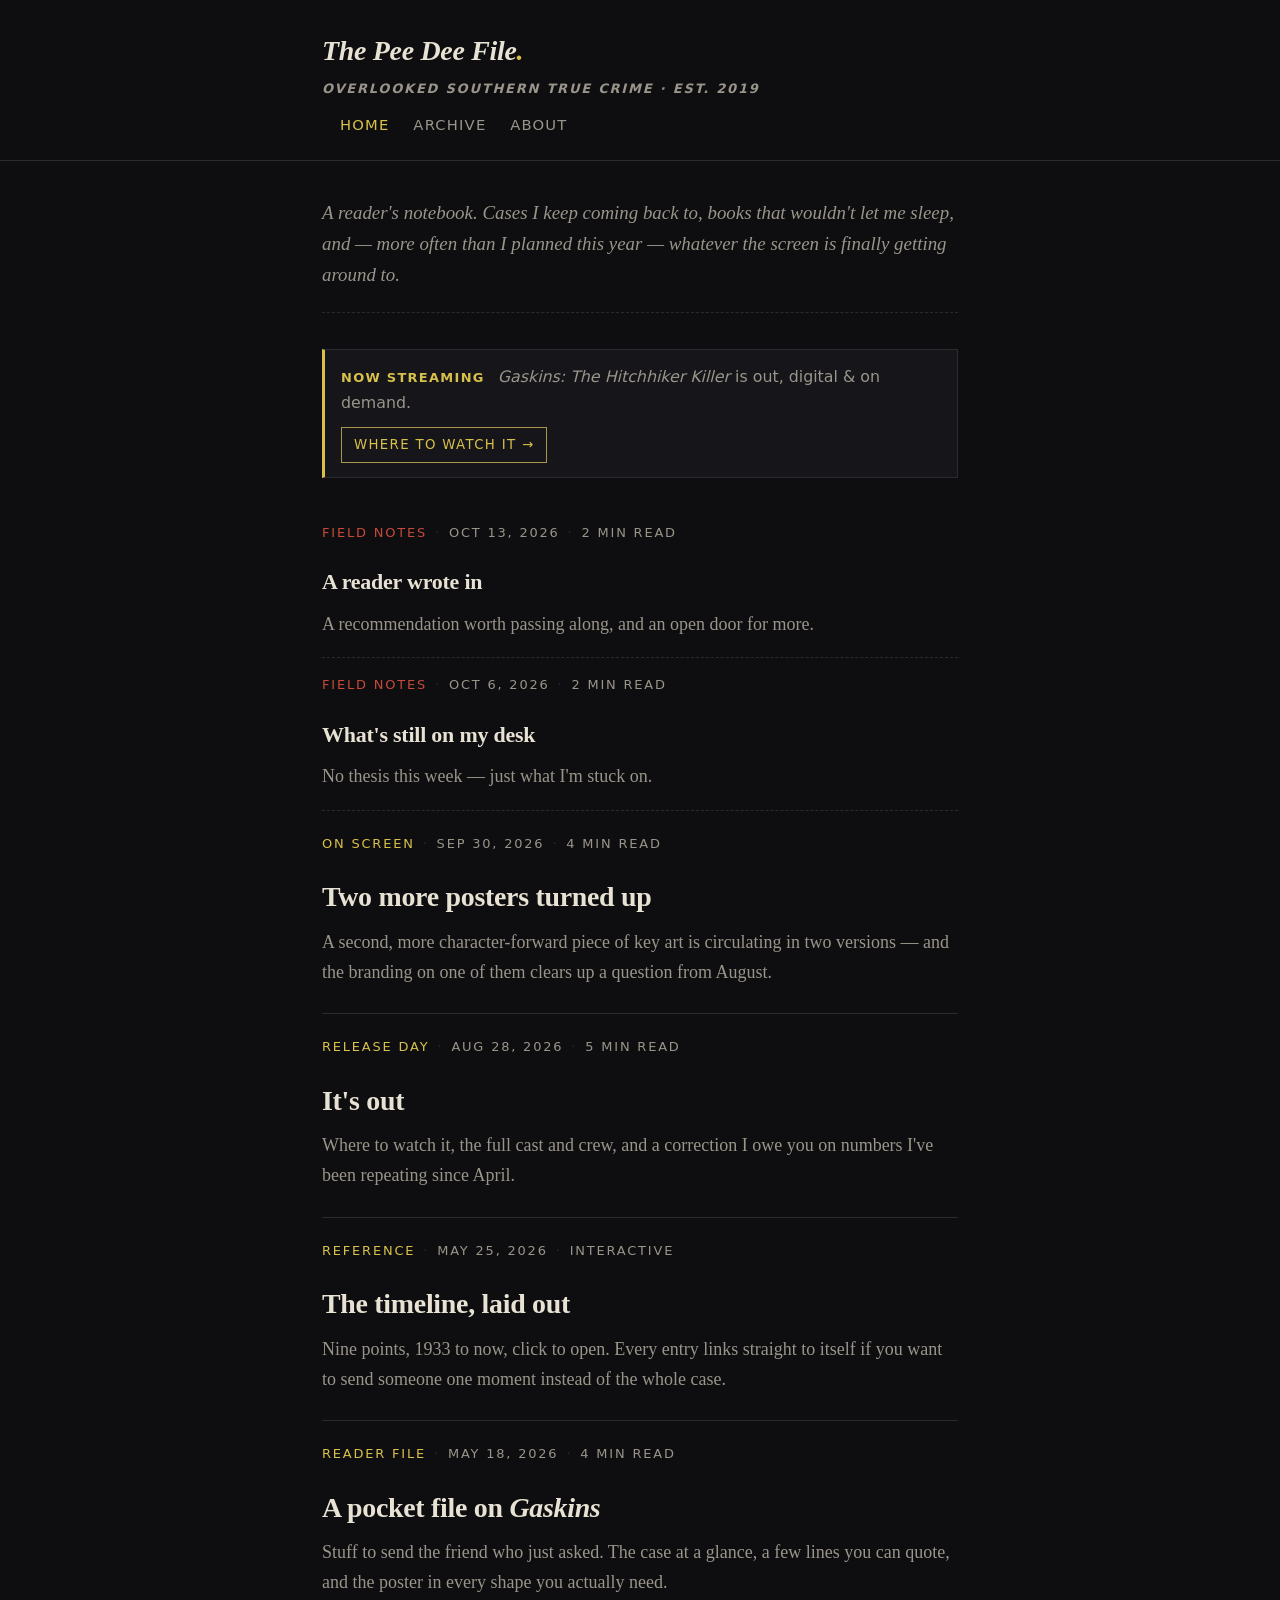
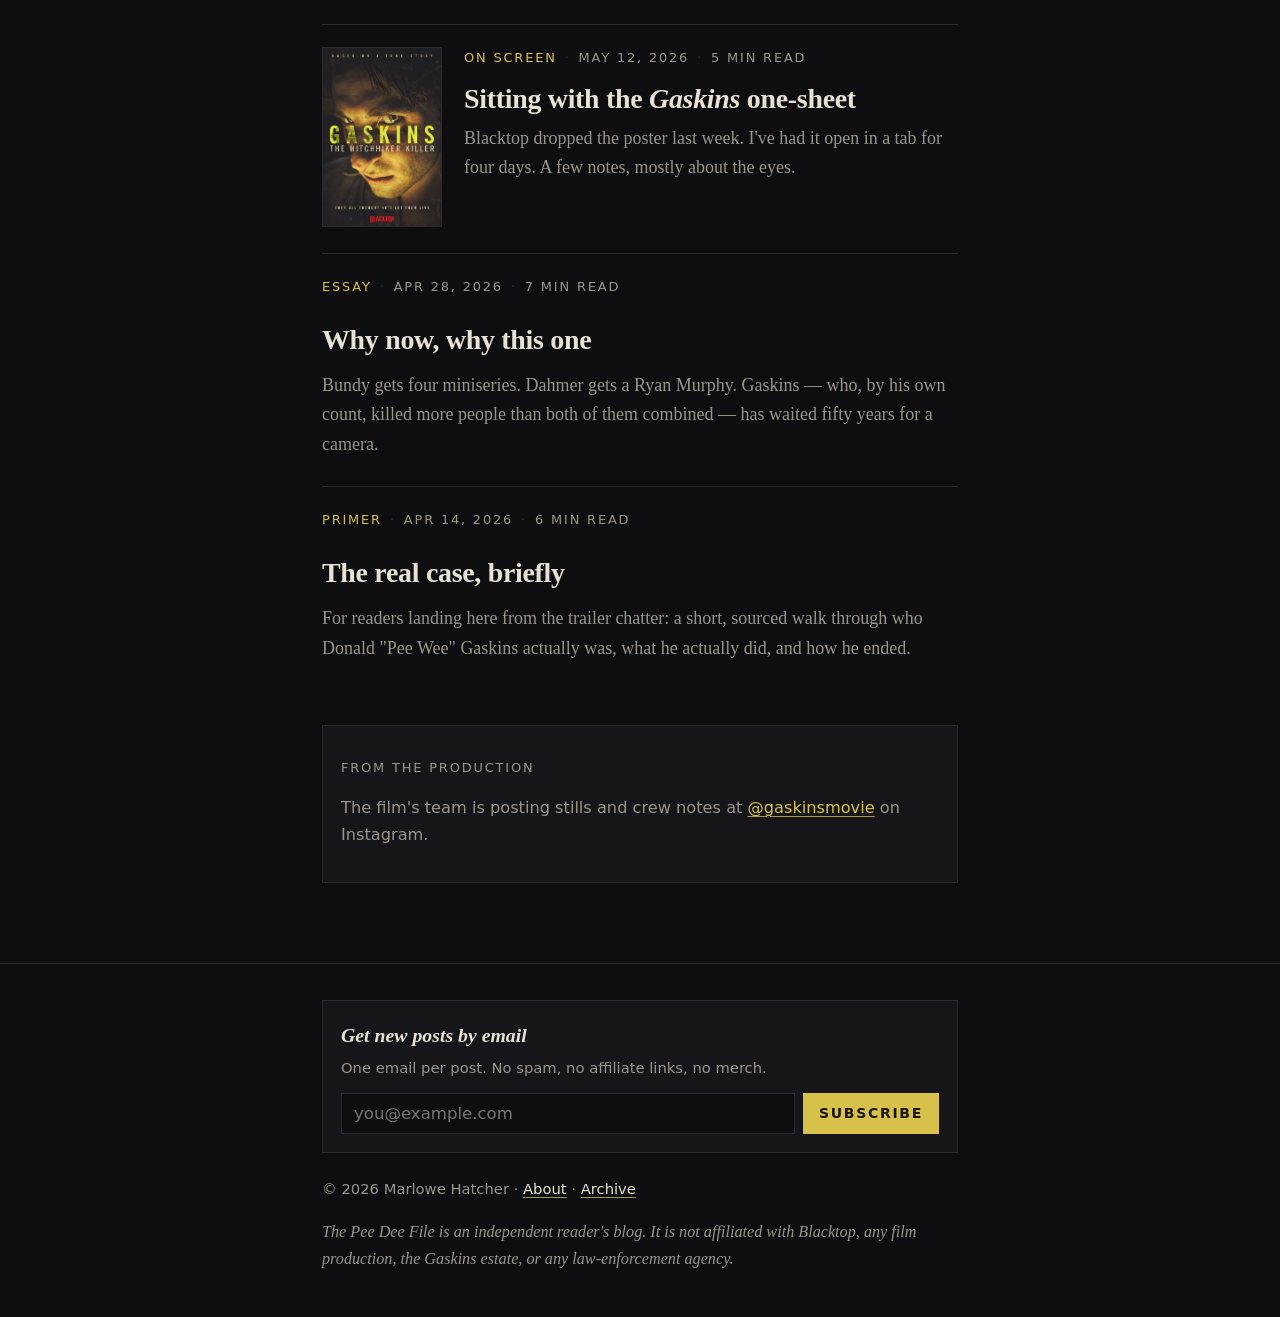
<file: index.html>
<!doctype html>
<html lang="en">
<head>
  <meta charset="utf-8">
  <meta name="viewport" content="width=device-width,initial-scale=1">
  <title>The Pee Dee File — overlooked Southern true crime</title>
  <meta name="description" content="A reader's notebook on overlooked Southern true crime, kept by Marlowe Hatcher.">
  <link rel="stylesheet" href="assets/css/style.css">
  <meta property="og:title" content="The Pee Dee File">
  <meta property="og:description" content="A reader's notebook on overlooked Southern true crime.">
  <meta property="og:image" content="assets/kit/gaskins-og-1200x630.jpg">
  <meta property="og:type" content="website">
  <meta name="twitter:card" content="summary_large_image">
  <meta name="twitter:image" content="assets/kit/gaskins-og-1200x630.jpg">
  <!-- Analytics: Plausible (swap data-domain if you move off GitHub Pages) -->
  <script defer data-domain="therblizzardwizzard.github.io" src="https://plausible.io/js/script.js"></script>
</head>
<body>
  <header class="masthead">
    <div class="container masthead-inner">
      <a class="brand" href="./">The Pee Dee File<span class="dot">.</span>
        <span class="tagline">Overlooked Southern true crime · est. 2019</span>
      </a>
      <nav class="nav" aria-label="Primary">
        <a href="./" aria-current="page">Home</a>
        <a href="archive.html">Archive</a>
        <a href="about.html">About</a>
      </nav>
    </div>
  </header>

  <main class="container">
    <p class="lede">A reader's notebook. Cases I keep coming back to, books that wouldn't let me sleep, and — more often than I planned this year — whatever the screen is finally getting around to.</p>

    <div class="now-live">
      <span><strong>Now streaming</strong> <em>Gaskins: The Hitchhiker Killer</em> is out, digital &amp; on demand.</span>
      <a class="cta" href="posts/gaskins-out-now.html">Where to watch it →</a>
    </div>

    <article class="post-card is-note">
      <p class="post-meta"><span class="cat">Field notes</span><span class="sep">·</span><time datetime="2026-10-13">Oct 13, 2026</time><span class="sep">·</span>2 min read</p>
      <h2><a href="posts/field-note-reader-mail.html">A reader wrote in</a></h2>
      <p class="dek">A recommendation worth passing along, and an open door for more.</p>
    </article>

    <article class="post-card is-note">
      <p class="post-meta"><span class="cat">Field notes</span><span class="sep">·</span><time datetime="2026-10-06">Oct 6, 2026</time><span class="sep">·</span>2 min read</p>
      <h2><a href="posts/field-note-desk.html">What's still on my desk</a></h2>
      <p class="dek">No thesis this week — just what I'm stuck on.</p>
    </article>

    <article class="post-card">
      <p class="post-meta"><span class="cat">On screen</span><span class="sep">·</span><time datetime="2026-09-30">Sep 30, 2026</time><span class="sep">·</span>4 min read</p>
      <h2><a href="posts/gaskins-other-posters.html">Two more posters turned up</a></h2>
      <p class="dek">A second, more character-forward piece of key art is circulating in two versions — and the branding on one of them clears up a question from August.</p>
    </article>

    <article class="post-card">
      <p class="post-meta"><span class="cat">Release day</span><span class="sep">·</span><time datetime="2026-08-28">Aug 28, 2026</time><span class="sep">·</span>5 min read</p>
      <h2><a href="posts/gaskins-out-now.html">It's out</a></h2>
      <p class="dek">Where to watch it, the full cast and crew, and a correction I owe you on numbers I've been repeating since April.</p>
    </article>

    <article class="post-card">
      <p class="post-meta"><span class="cat">Reference</span><span class="sep">·</span><time datetime="2026-05-25">May 25, 2026</time><span class="sep">·</span>interactive</p>
      <h2><a href="posts/gaskins-timeline.html">The timeline, laid out</a></h2>
      <p class="dek">Nine points, 1933 to now, click to open. Every entry links straight to itself if you want to send someone one moment instead of the whole case.</p>
    </article>

    <article class="post-card">
      <p class="post-meta"><span class="cat">Reader file</span><span class="sep">·</span><time datetime="2026-05-18">May 18, 2026</time><span class="sep">·</span>4 min read</p>
      <h2><a href="posts/pocket-file-gaskins.html">A pocket file on <em>Gaskins</em></a></h2>
      <p class="dek">Stuff to send the friend who just asked. The case at a glance, a few lines you can quote, and the poster in every shape you actually need.</p>
    </article>

    <article class="post-card has-thumb">
      <a class="thumb" href="posts/poster-reaction.html" aria-hidden="true" tabindex="-1">
        <img src="assets/5e8c85be-13d2-4cdc-be91-5eb482a1c81d.jpeg" alt="" loading="lazy">
      </a>
      <div>
        <p class="post-meta"><span class="cat">On screen</span><span class="sep">·</span><time datetime="2026-05-12">May 12, 2026</time><span class="sep">·</span>5 min read</p>
        <h2><a href="posts/poster-reaction.html">Sitting with the <em>Gaskins</em> one-sheet</a></h2>
        <p class="dek">Blacktop dropped the poster last week. I've had it open in a tab for four days. A few notes, mostly about the eyes.</p>
      </div>
    </article>

    <article class="post-card">
      <p class="post-meta"><span class="cat">Essay</span><span class="sep">·</span><time datetime="2026-04-28">Apr 28, 2026</time><span class="sep">·</span>7 min read</p>
      <h2><a href="posts/why-now-why-this-story.html">Why now, why this one</a></h2>
      <p class="dek">Bundy gets four miniseries. Dahmer gets a Ryan Murphy. Gaskins — who, by his own count, killed more people than both of them combined — has waited fifty years for a camera.</p>
    </article>

    <article class="post-card">
      <p class="post-meta"><span class="cat">Primer</span><span class="sep">·</span><time datetime="2026-04-14">Apr 14, 2026</time><span class="sep">·</span>6 min read</p>
      <h2><a href="posts/the-real-case-briefly.html">The real case, briefly</a></h2>
      <p class="dek">For readers landing here from the trailer chatter: a short, sourced walk through who Donald "Pee Wee" Gaskins actually was, what he actually did, and how he ended.</p>
    </article>

    <aside class="ig-card" aria-label="From the production">
      <p class="ig-head">From the production</p>
      <blockquote class="instagram-media" data-instgrm-permalink="https://www.instagram.com/gaskinsmovie/" data-instgrm-version="14" style="margin:0;">
        <p class="ig-fallback">The film's team is posting stills and crew notes at <a href="https://www.instagram.com/gaskinsmovie/" target="_blank" rel="noopener">@gaskinsmovie</a> on Instagram.</p>
      </blockquote>
      <script async src="//www.instagram.com/embed.js"></script>
    </aside>
  </main>

  <footer class="site-footer">
    <div class="container">
      <section class="newsletter" aria-label="Subscribe by email">
        <h4>Get new posts by email</h4>
        <p>One email per post. No spam, no affiliate links, no merch.</p>
        <form class="buttondown-form" action="https://buttondown.email/api/emails/embed-subscribe/YOUR-BUTTONDOWN-USERNAME" method="post" target="_blank">
          <input type="email" name="email" placeholder="you@example.com" aria-label="Email address" required>
          <button type="submit">Subscribe</button>
        </form>
      </section>
      <p>© 2026 Marlowe Hatcher · <a href="about.html">About</a> · <a href="archive.html">Archive</a></p>
      <p class="disclaimer">The Pee Dee File is an independent reader's blog. It is not affiliated with Blacktop, any film production, the Gaskins estate, or any law-enforcement agency.</p>
    </div>
  </footer>
  <script src="assets/js/main.js" defer></script>
</body>
</html>
</file>
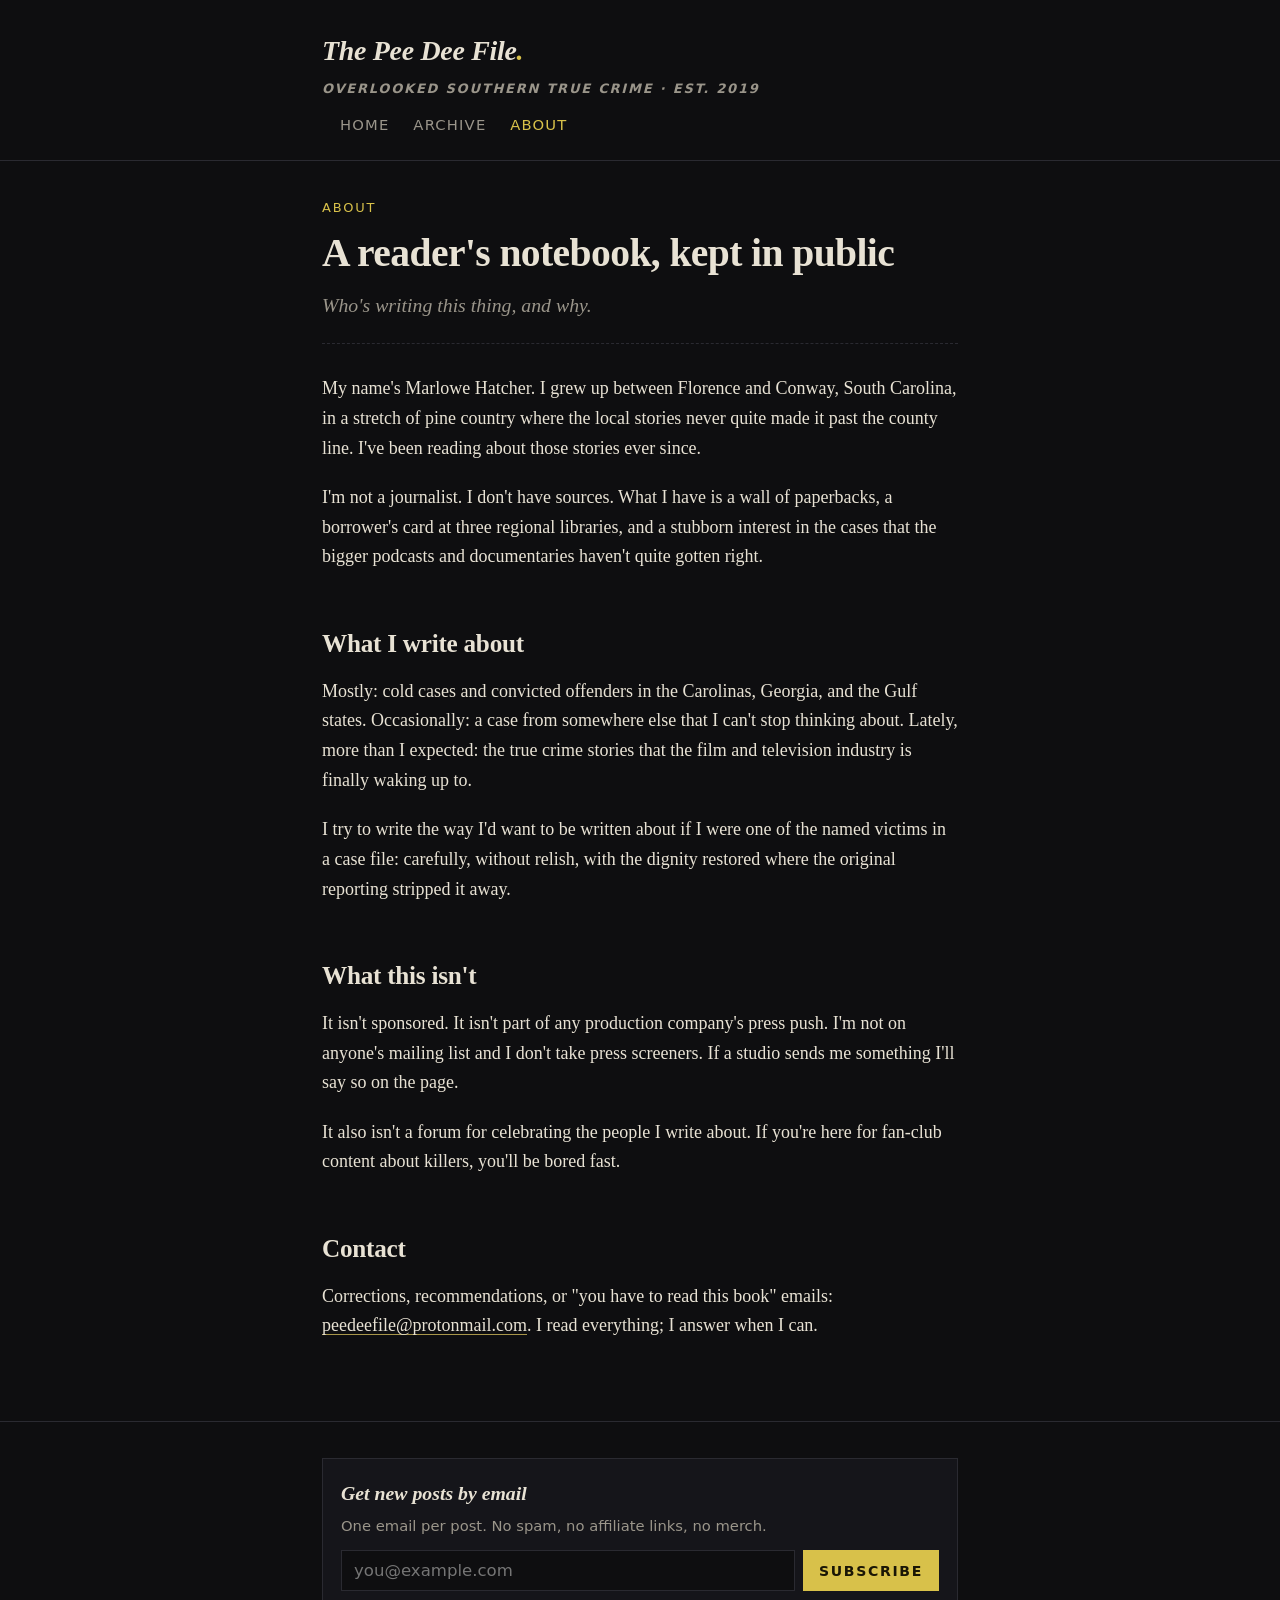
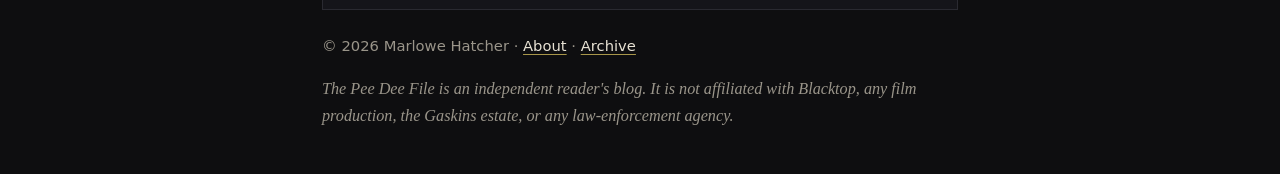
<file: about.html>
<!doctype html>
<html lang="en">
<head>
  <meta charset="utf-8">
  <meta name="viewport" content="width=device-width,initial-scale=1">
  <title>About — The Pee Dee File</title>
  <meta name="description" content="About The Pee Dee File and Marlowe Hatcher.">
  <link rel="stylesheet" href="assets/css/style.css">
  <script defer data-domain="therblizzardwizzard.github.io" src="https://plausible.io/js/script.js"></script>
</head>
<body>
  <header class="masthead">
    <div class="container masthead-inner">
      <a class="brand" href="./">The Pee Dee File<span class="dot">.</span>
        <span class="tagline">Overlooked Southern true crime · est. 2019</span>
      </a>
      <nav class="nav" aria-label="Primary">
        <a href="./">Home</a>
        <a href="archive.html">Archive</a>
        <a href="about.html" aria-current="page">About</a>
      </nav>
    </div>
  </header>

  <main class="container">
    <header class="article-header">
      <p class="post-meta"><span class="cat">About</span></p>
      <h1>A reader's notebook, kept in public</h1>
      <p class="dek">Who's writing this thing, and why.</p>
    </header>

    <article>
      <p>My name's Marlowe Hatcher. I grew up between Florence and Conway, South Carolina, in a stretch of pine country where the local stories never quite made it past the county line. I've been reading about those stories ever since.</p>

      <p>I'm not a journalist. I don't have sources. What I have is a wall of paperbacks, a borrower's card at three regional libraries, and a stubborn interest in the cases that the bigger podcasts and documentaries haven't quite gotten right.</p>

      <h2>What I write about</h2>
      <p>Mostly: cold cases and convicted offenders in the Carolinas, Georgia, and the Gulf states. Occasionally: a case from somewhere else that I can't stop thinking about. Lately, more than I expected: the true crime stories that the film and television industry is finally waking up to.</p>

      <p>I try to write the way I'd want to be written about if I were one of the named victims in a case file: carefully, without relish, with the dignity restored where the original reporting stripped it away.</p>

      <h2>What this isn't</h2>
      <p>It isn't sponsored. It isn't part of any production company's press push. I'm not on anyone's mailing list and I don't take press screeners. If a studio sends me something I'll say so on the page.</p>

      <p>It also isn't a forum for celebrating the people I write about. If you're here for fan-club content about killers, you'll be bored fast.</p>

      <h2>Contact</h2>
      <p>Corrections, recommendations, or "you have to read this book" emails: <a href="mailto:peedeefile@protonmail.com">peedeefile@protonmail.com</a>. I read everything; I answer when I can.</p>
    </article>
  </main>

  <footer class="site-footer">
    <div class="container">
      <section class="newsletter" aria-label="Subscribe by email">
        <h4>Get new posts by email</h4>
        <p>One email per post. No spam, no affiliate links, no merch.</p>
        <form class="buttondown-form" action="https://buttondown.email/api/emails/embed-subscribe/YOUR-BUTTONDOWN-USERNAME" method="post" target="_blank">
          <input type="email" name="email" placeholder="you@example.com" aria-label="Email address" required>
          <button type="submit">Subscribe</button>
        </form>
      </section>
      <p>© 2026 Marlowe Hatcher · <a href="about.html">About</a> · <a href="archive.html">Archive</a></p>
      <p class="disclaimer">The Pee Dee File is an independent reader's blog. It is not affiliated with Blacktop, any film production, the Gaskins estate, or any law-enforcement agency.</p>
    </div>
  </footer>
  <script src="assets/js/main.js" defer></script>
</body>
</html>
</file>
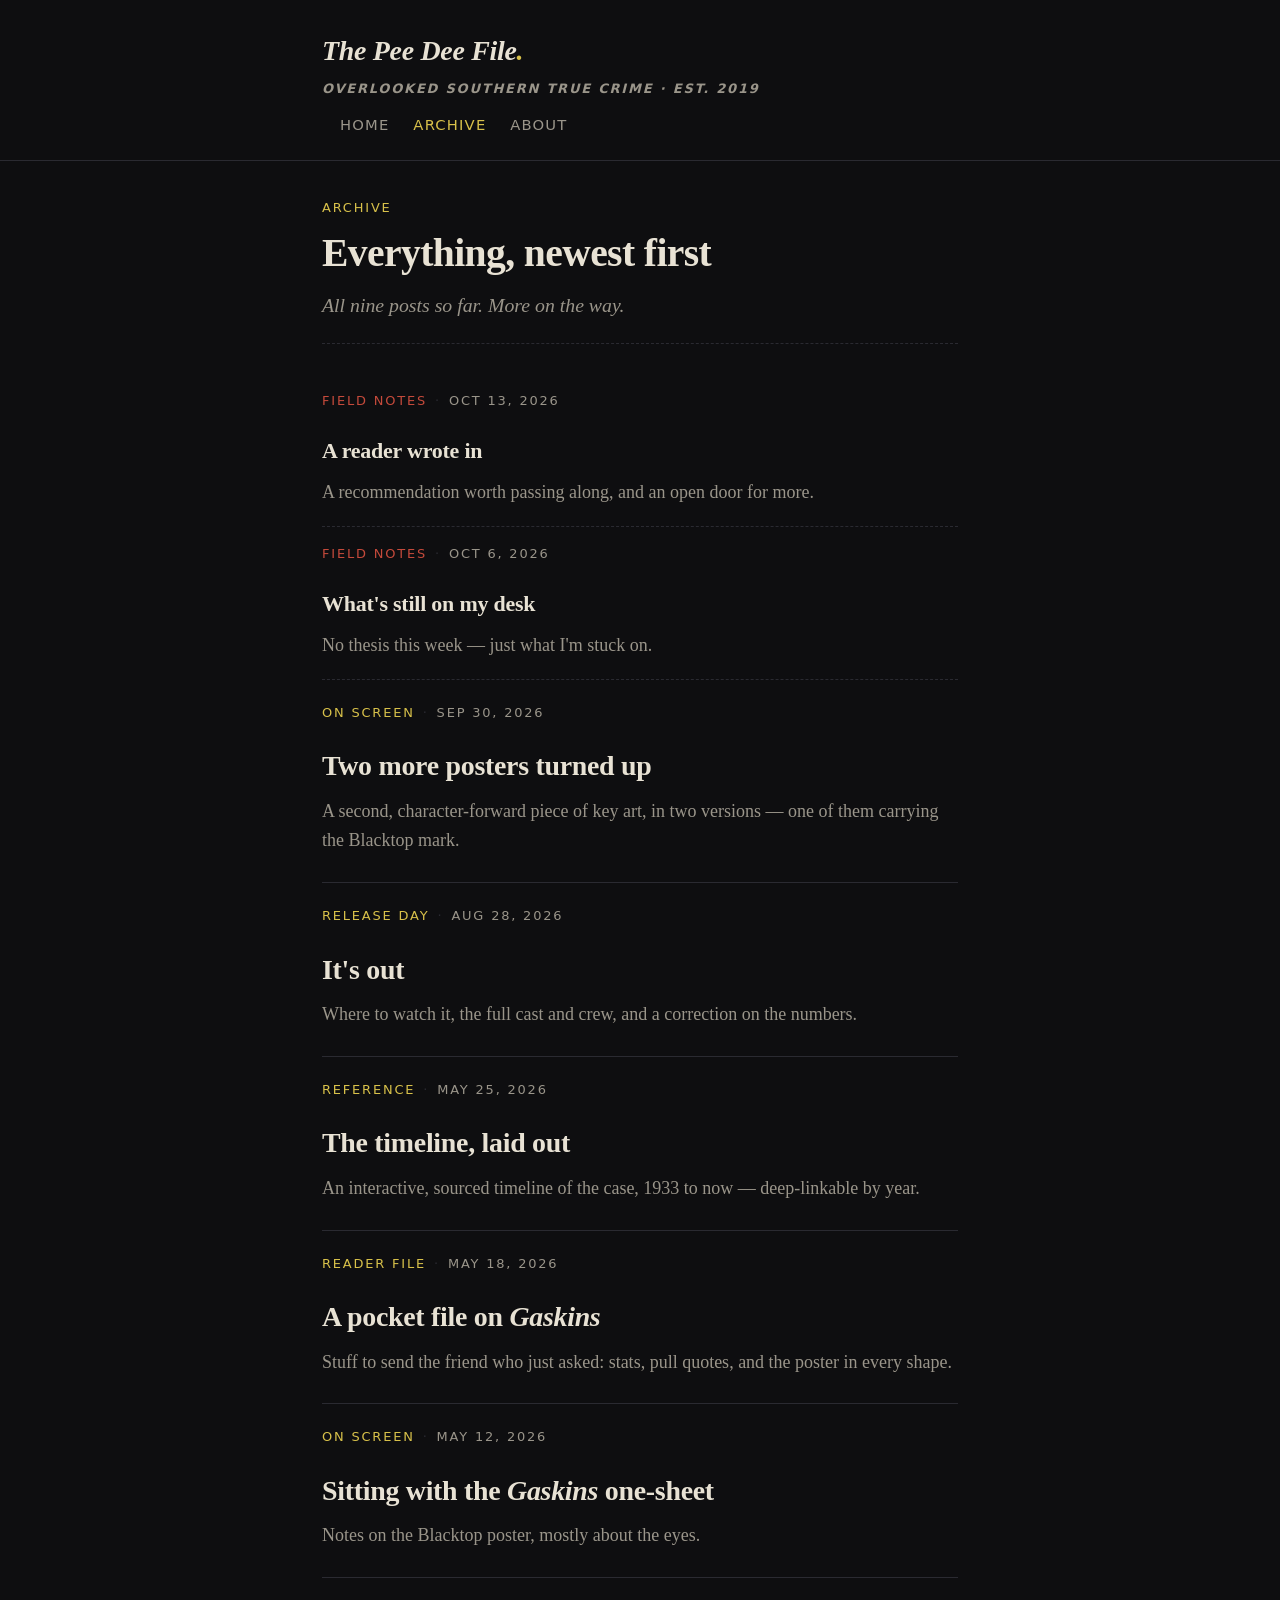
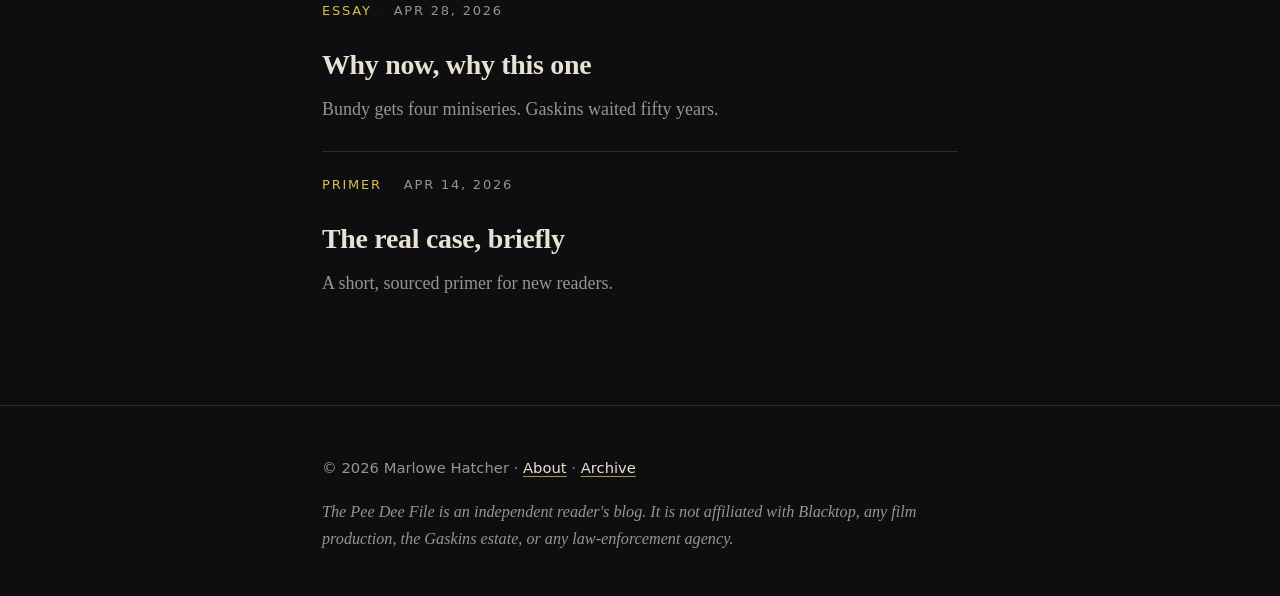
<file: archive.html>
<!doctype html>
<html lang="en">
<head>
  <meta charset="utf-8">
  <meta name="viewport" content="width=device-width,initial-scale=1">
  <title>Archive — The Pee Dee File</title>
  <meta name="description" content="All posts on The Pee Dee File, newest first.">
  <link rel="stylesheet" href="assets/css/style.css">
  <script defer data-domain="therblizzardwizzard.github.io" src="https://plausible.io/js/script.js"></script>
</head>
<body>
  <header class="masthead">
    <div class="container masthead-inner">
      <a class="brand" href="./">The Pee Dee File<span class="dot">.</span>
        <span class="tagline">Overlooked Southern true crime · est. 2019</span>
      </a>
      <nav class="nav" aria-label="Primary">
        <a href="./">Home</a>
        <a href="archive.html" aria-current="page">Archive</a>
        <a href="about.html">About</a>
      </nav>
    </div>
  </header>

  <main class="container">
    <header class="article-header">
      <p class="post-meta"><span class="cat">Archive</span></p>
      <h1>Everything, newest first</h1>
      <p class="dek">All nine posts so far. More on the way.</p>
    </header>

    <article class="post-card is-note">
      <p class="post-meta"><span class="cat">Field notes</span><span class="sep">·</span><time datetime="2026-10-13">Oct 13, 2026</time></p>
      <h2><a href="posts/field-note-reader-mail.html">A reader wrote in</a></h2>
      <p class="dek">A recommendation worth passing along, and an open door for more.</p>
    </article>

    <article class="post-card is-note">
      <p class="post-meta"><span class="cat">Field notes</span><span class="sep">·</span><time datetime="2026-10-06">Oct 6, 2026</time></p>
      <h2><a href="posts/field-note-desk.html">What's still on my desk</a></h2>
      <p class="dek">No thesis this week — just what I'm stuck on.</p>
    </article>

    <article class="post-card">
      <p class="post-meta"><span class="cat">On screen</span><span class="sep">·</span><time datetime="2026-09-30">Sep 30, 2026</time></p>
      <h2><a href="posts/gaskins-other-posters.html">Two more posters turned up</a></h2>
      <p class="dek">A second, character-forward piece of key art, in two versions — one of them carrying the Blacktop mark.</p>
    </article>

    <article class="post-card">
      <p class="post-meta"><span class="cat">Release day</span><span class="sep">·</span><time datetime="2026-08-28">Aug 28, 2026</time></p>
      <h2><a href="posts/gaskins-out-now.html">It's out</a></h2>
      <p class="dek">Where to watch it, the full cast and crew, and a correction on the numbers.</p>
    </article>

    <article class="post-card">
      <p class="post-meta"><span class="cat">Reference</span><span class="sep">·</span><time datetime="2026-05-25">May 25, 2026</time></p>
      <h2><a href="posts/gaskins-timeline.html">The timeline, laid out</a></h2>
      <p class="dek">An interactive, sourced timeline of the case, 1933 to now — deep-linkable by year.</p>
    </article>

    <article class="post-card">
      <p class="post-meta"><span class="cat">Reader file</span><span class="sep">·</span><time datetime="2026-05-18">May 18, 2026</time></p>
      <h2><a href="posts/pocket-file-gaskins.html">A pocket file on <em>Gaskins</em></a></h2>
      <p class="dek">Stuff to send the friend who just asked: stats, pull quotes, and the poster in every shape.</p>
    </article>

    <article class="post-card">
      <p class="post-meta"><span class="cat">On screen</span><span class="sep">·</span><time datetime="2026-05-12">May 12, 2026</time></p>
      <h2><a href="posts/poster-reaction.html">Sitting with the <em>Gaskins</em> one-sheet</a></h2>
      <p class="dek">Notes on the Blacktop poster, mostly about the eyes.</p>
    </article>

    <article class="post-card">
      <p class="post-meta"><span class="cat">Essay</span><span class="sep">·</span><time datetime="2026-04-28">Apr 28, 2026</time></p>
      <h2><a href="posts/why-now-why-this-story.html">Why now, why this one</a></h2>
      <p class="dek">Bundy gets four miniseries. Gaskins waited fifty years.</p>
    </article>

    <article class="post-card">
      <p class="post-meta"><span class="cat">Primer</span><span class="sep">·</span><time datetime="2026-04-14">Apr 14, 2026</time></p>
      <h2><a href="posts/the-real-case-briefly.html">The real case, briefly</a></h2>
      <p class="dek">A short, sourced primer for new readers.</p>
    </article>
  </main>

  <footer class="site-footer">
    <div class="container">
      <p>© 2026 Marlowe Hatcher · <a href="about.html">About</a> · <a href="archive.html">Archive</a></p>
      <p class="disclaimer">The Pee Dee File is an independent reader's blog. It is not affiliated with Blacktop, any film production, the Gaskins estate, or any law-enforcement agency.</p>
    </div>
  </footer>
  <script src="assets/js/main.js" defer></script>
</body>
</html>
</file>
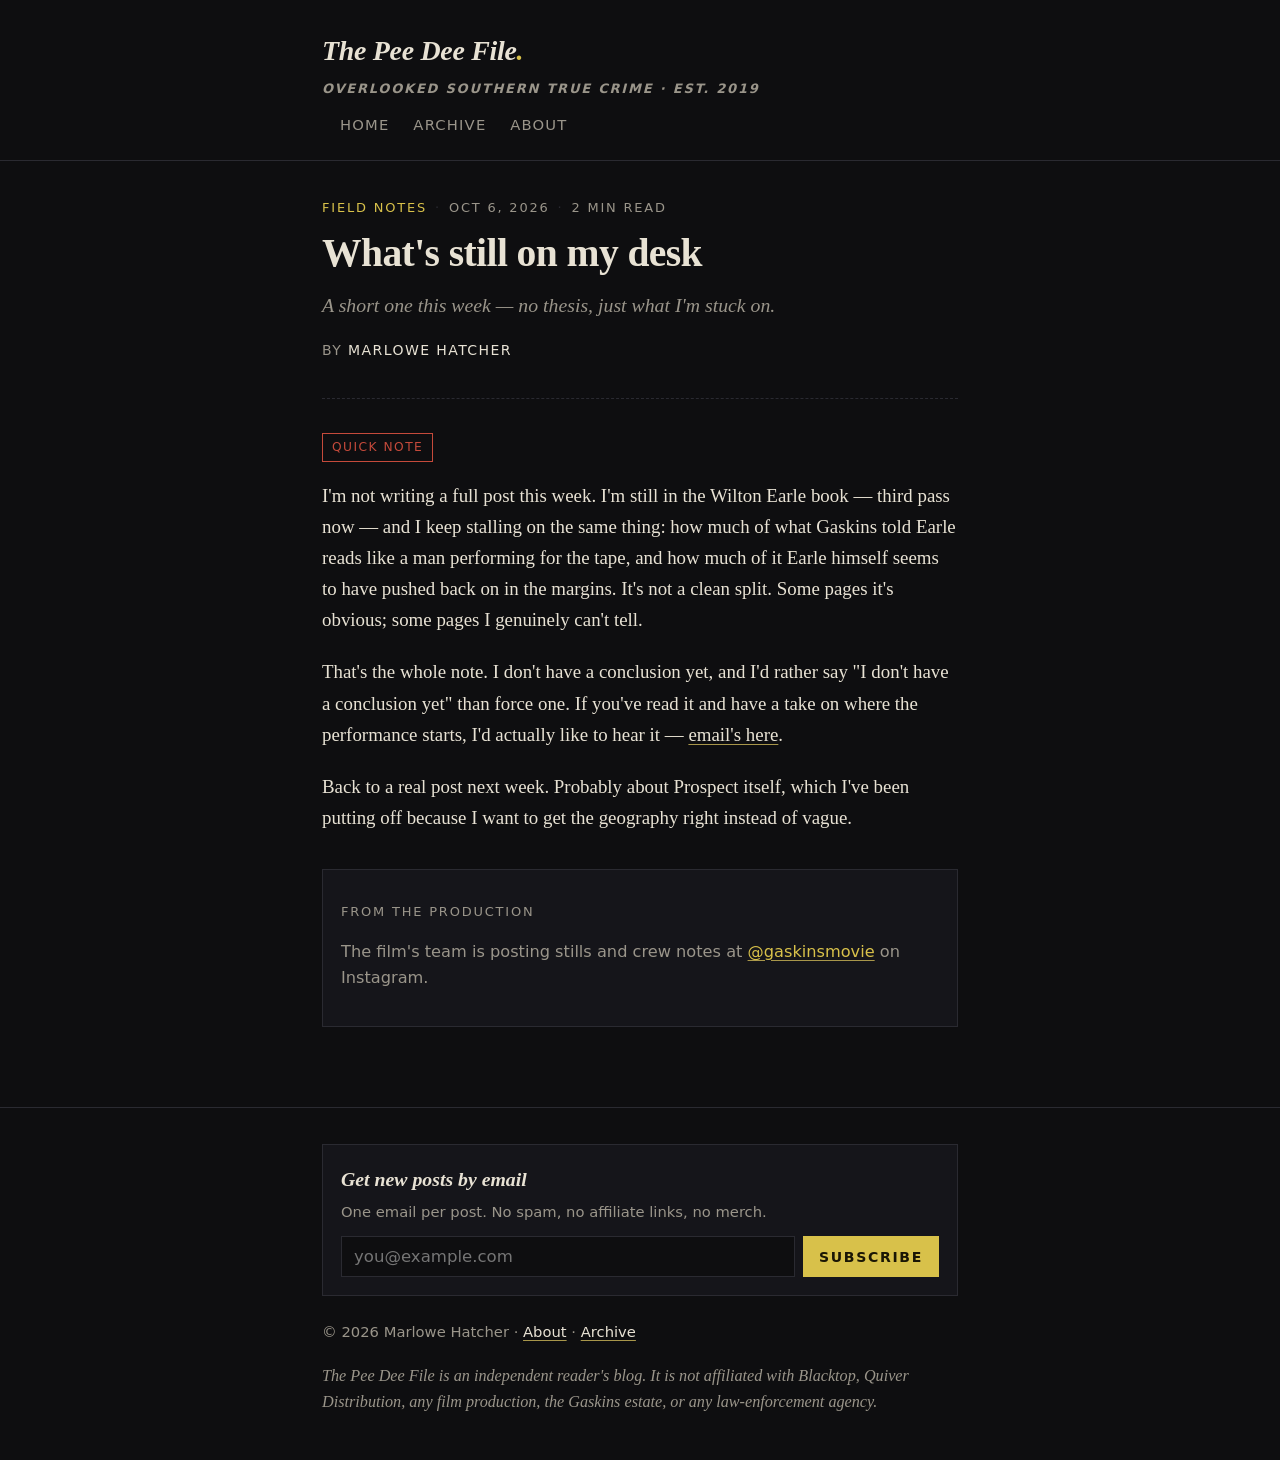
<file: posts/field-note-desk.html>
<!doctype html>
<html lang="en">
<head>
  <meta charset="utf-8">
  <meta name="viewport" content="width=device-width,initial-scale=1">
  <title>Field notes: what's still on my desk — The Pee Dee File</title>
  <meta name="description" content="A short one: what I'm re-reading this week, and a detail I keep getting stuck on.">
  <link rel="stylesheet" href="../assets/css/style.css">
  <meta property="og:title" content="Field notes: what's still on my desk">
  <meta property="og:description" content="A short one: what I'm re-reading this week, and a detail I keep getting stuck on.">
  <meta property="og:image" content="../assets/kit/gaskins-og-1200x630.jpg">
  <meta property="og:type" content="article">
  <meta name="twitter:card" content="summary_large_image">
  <meta name="twitter:image" content="../assets/kit/gaskins-og-1200x630.jpg">
  <script defer data-domain="therblizzardwizzard.github.io" src="https://plausible.io/js/script.js"></script>
</head>
<body>
  <header class="masthead">
    <div class="container masthead-inner">
      <a class="brand" href="../">The Pee Dee File<span class="dot">.</span>
        <span class="tagline">Overlooked Southern true crime · est. 2019</span>
      </a>
      <nav class="nav" aria-label="Primary">
        <a href="../">Home</a>
        <a href="../archive.html">Archive</a>
        <a href="../about.html">About</a>
      </nav>
    </div>
  </header>

  <main class="container">
    <header class="article-header">
      <p class="post-meta"><span class="cat">Field notes</span><span class="sep">·</span><time datetime="2026-10-06">Oct 6, 2026</time><span class="sep">·</span>2 min read</p>
      <h1>What's still on my desk</h1>
      <p class="dek">A short one this week — no thesis, just what I'm stuck on.</p>
      <p class="byline">By <span class="author">Marlowe Hatcher</span></p>
    </header>

    <article class="note-body">
      <span class="note-tag">Quick note</span>

      <p>I'm not writing a full post this week. I'm still in the Wilton Earle book — third pass now — and I keep stalling on the same thing: how much of what Gaskins told Earle reads like a man performing for the tape, and how much of it Earle himself seems to have pushed back on in the margins. It's not a clean split. Some pages it's obvious; some pages I genuinely can't tell.</p>

      <p>That's the whole note. I don't have a conclusion yet, and I'd rather say "I don't have a conclusion yet" than force one. If you've read it and have a take on where the performance starts, I'd actually like to hear it — <a href="mailto:peedeefile@protonmail.com">email's here</a>.</p>

      <p>Back to a real post next week. Probably about Prospect itself, which I've been putting off because I want to get the geography right instead of vague.</p>
    </article>

    <aside class="ig-card" aria-label="From the production">
      <p class="ig-head">From the production</p>
      <blockquote class="instagram-media" data-instgrm-permalink="https://www.instagram.com/gaskinsmovie/" data-instgrm-version="14" style="margin:0;">
        <p class="ig-fallback">The film's team is posting stills and crew notes at <a href="https://www.instagram.com/gaskinsmovie/" target="_blank" rel="noopener">@gaskinsmovie</a> on Instagram.</p>
      </blockquote>
      <script async src="//www.instagram.com/embed.js"></script>
    </aside>
  </main>

  <footer class="site-footer">
    <div class="container">
      <section class="newsletter" aria-label="Subscribe by email">
        <h4>Get new posts by email</h4>
        <p>One email per post. No spam, no affiliate links, no merch.</p>
        <form class="buttondown-form" action="https://buttondown.email/api/emails/embed-subscribe/YOUR-BUTTONDOWN-USERNAME" method="post" target="_blank">
          <input type="email" name="email" placeholder="you@example.com" aria-label="Email address" required>
          <button type="submit">Subscribe</button>
        </form>
      </section>
      <p>&copy; 2026 Marlowe Hatcher &middot; <a href="../about.html">About</a> &middot; <a href="../archive.html">Archive</a></p>
      <p class="disclaimer">The Pee Dee File is an independent reader's blog. It is not affiliated with Blacktop, Quiver Distribution, any film production, the Gaskins estate, or any law-enforcement agency.</p>
    </div>
  </footer>
  <script src="../assets/js/main.js" defer></script>
</body>
</html>
</file>
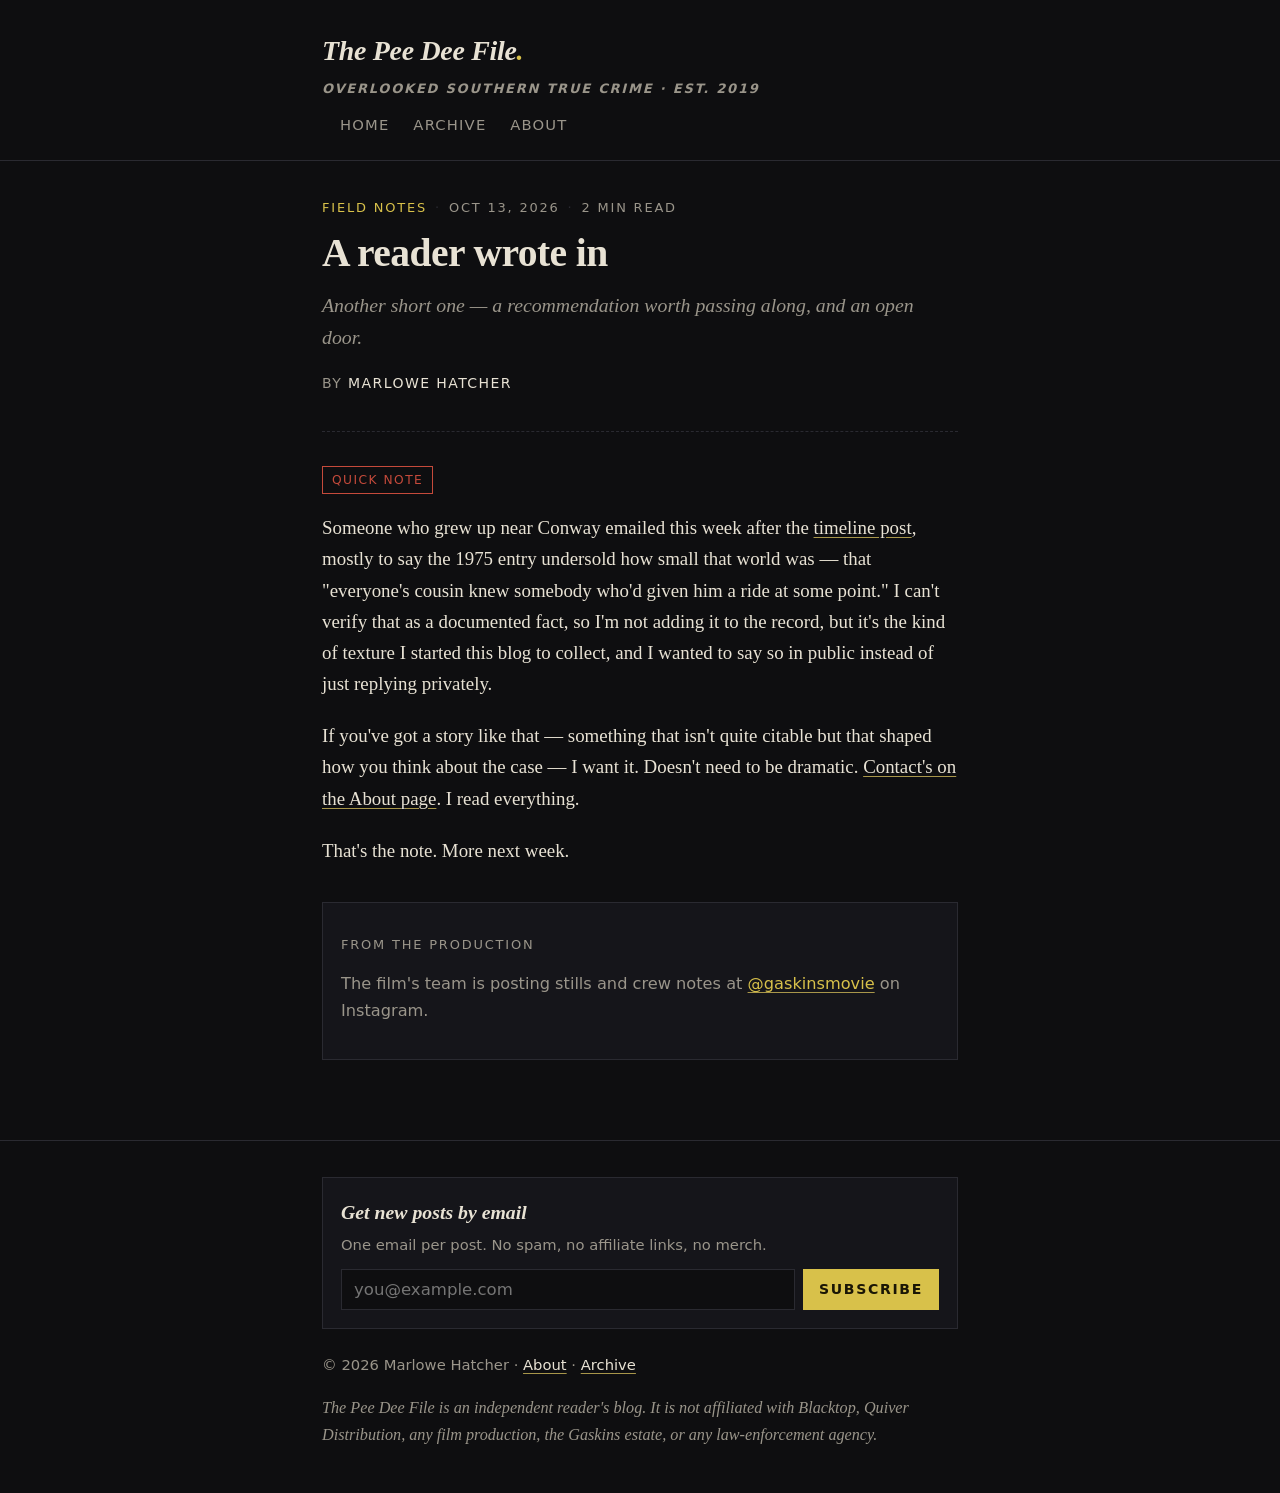
<file: posts/field-note-reader-mail.html>
<!doctype html>
<html lang="en">
<head>
  <meta charset="utf-8">
  <meta name="viewport" content="width=device-width,initial-scale=1">
  <title>Field notes: a reader wrote in — The Pee Dee File</title>
  <meta name="description" content="A short one: a reader's recommendation, and an open invitation for more.">
  <link rel="stylesheet" href="../assets/css/style.css">
  <meta property="og:title" content="Field notes: a reader wrote in">
  <meta property="og:description" content="A reader's recommendation, and an open invitation for more.">
  <meta property="og:image" content="../assets/kit/gaskins-og-1200x630.jpg">
  <meta property="og:type" content="article">
  <meta name="twitter:card" content="summary_large_image">
  <meta name="twitter:image" content="../assets/kit/gaskins-og-1200x630.jpg">
  <script defer data-domain="therblizzardwizzard.github.io" src="https://plausible.io/js/script.js"></script>
</head>
<body>
  <header class="masthead">
    <div class="container masthead-inner">
      <a class="brand" href="../">The Pee Dee File<span class="dot">.</span>
        <span class="tagline">Overlooked Southern true crime · est. 2019</span>
      </a>
      <nav class="nav" aria-label="Primary">
        <a href="../">Home</a>
        <a href="../archive.html">Archive</a>
        <a href="../about.html">About</a>
      </nav>
    </div>
  </header>

  <main class="container">
    <header class="article-header">
      <p class="post-meta"><span class="cat">Field notes</span><span class="sep">·</span><time datetime="2026-10-13">Oct 13, 2026</time><span class="sep">·</span>2 min read</p>
      <h1>A reader wrote in</h1>
      <p class="dek">Another short one — a recommendation worth passing along, and an open door.</p>
      <p class="byline">By <span class="author">Marlowe Hatcher</span></p>
    </header>

    <article class="note-body">
      <span class="note-tag">Quick note</span>

      <p>Someone who grew up near Conway emailed this week after the <a href="gaskins-timeline.html">timeline post</a>, mostly to say the 1975 entry undersold how small that world was — that "everyone's cousin knew somebody who'd given him a ride at some point." I can't verify that as a documented fact, so I'm not adding it to the record, but it's the kind of texture I started this blog to collect, and I wanted to say so in public instead of just replying privately.</p>

      <p>If you've got a story like that — something that isn't quite citable but that shaped how you think about the case — I want it. Doesn't need to be dramatic. <a href="../about.html">Contact's on the About page</a>. I read everything.</p>

      <p>That's the note. More next week.</p>
    </article>

    <aside class="ig-card" aria-label="From the production">
      <p class="ig-head">From the production</p>
      <blockquote class="instagram-media" data-instgrm-permalink="https://www.instagram.com/gaskinsmovie/" data-instgrm-version="14" style="margin:0;">
        <p class="ig-fallback">The film's team is posting stills and crew notes at <a href="https://www.instagram.com/gaskinsmovie/" target="_blank" rel="noopener">@gaskinsmovie</a> on Instagram.</p>
      </blockquote>
      <script async src="//www.instagram.com/embed.js"></script>
    </aside>
  </main>

  <footer class="site-footer">
    <div class="container">
      <section class="newsletter" aria-label="Subscribe by email">
        <h4>Get new posts by email</h4>
        <p>One email per post. No spam, no affiliate links, no merch.</p>
        <form class="buttondown-form" action="https://buttondown.email/api/emails/embed-subscribe/YOUR-BUTTONDOWN-USERNAME" method="post" target="_blank">
          <input type="email" name="email" placeholder="you@example.com" aria-label="Email address" required>
          <button type="submit">Subscribe</button>
        </form>
      </section>
      <p>&copy; 2026 Marlowe Hatcher &middot; <a href="../about.html">About</a> &middot; <a href="../archive.html">Archive</a></p>
      <p class="disclaimer">The Pee Dee File is an independent reader's blog. It is not affiliated with Blacktop, Quiver Distribution, any film production, the Gaskins estate, or any law-enforcement agency.</p>
    </div>
  </footer>
  <script src="../assets/js/main.js" defer></script>
</body>
</html>
</file>
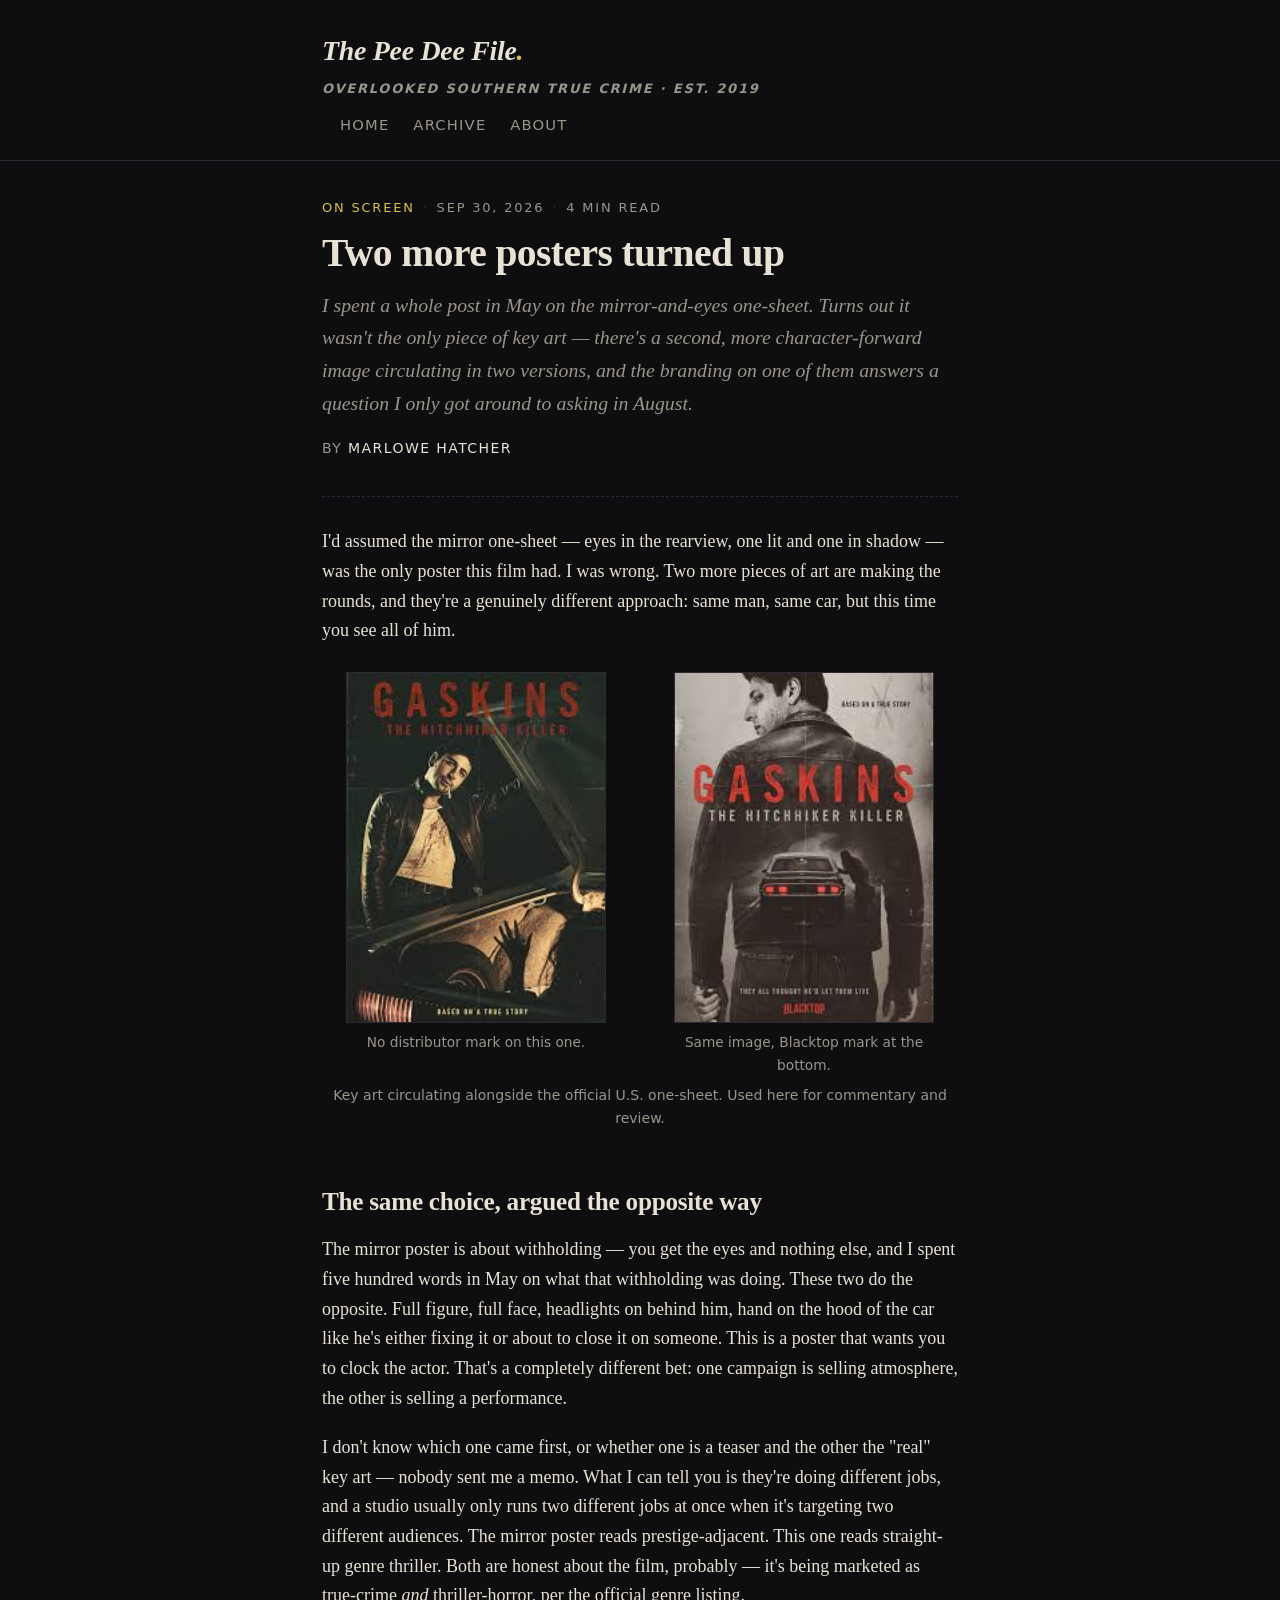
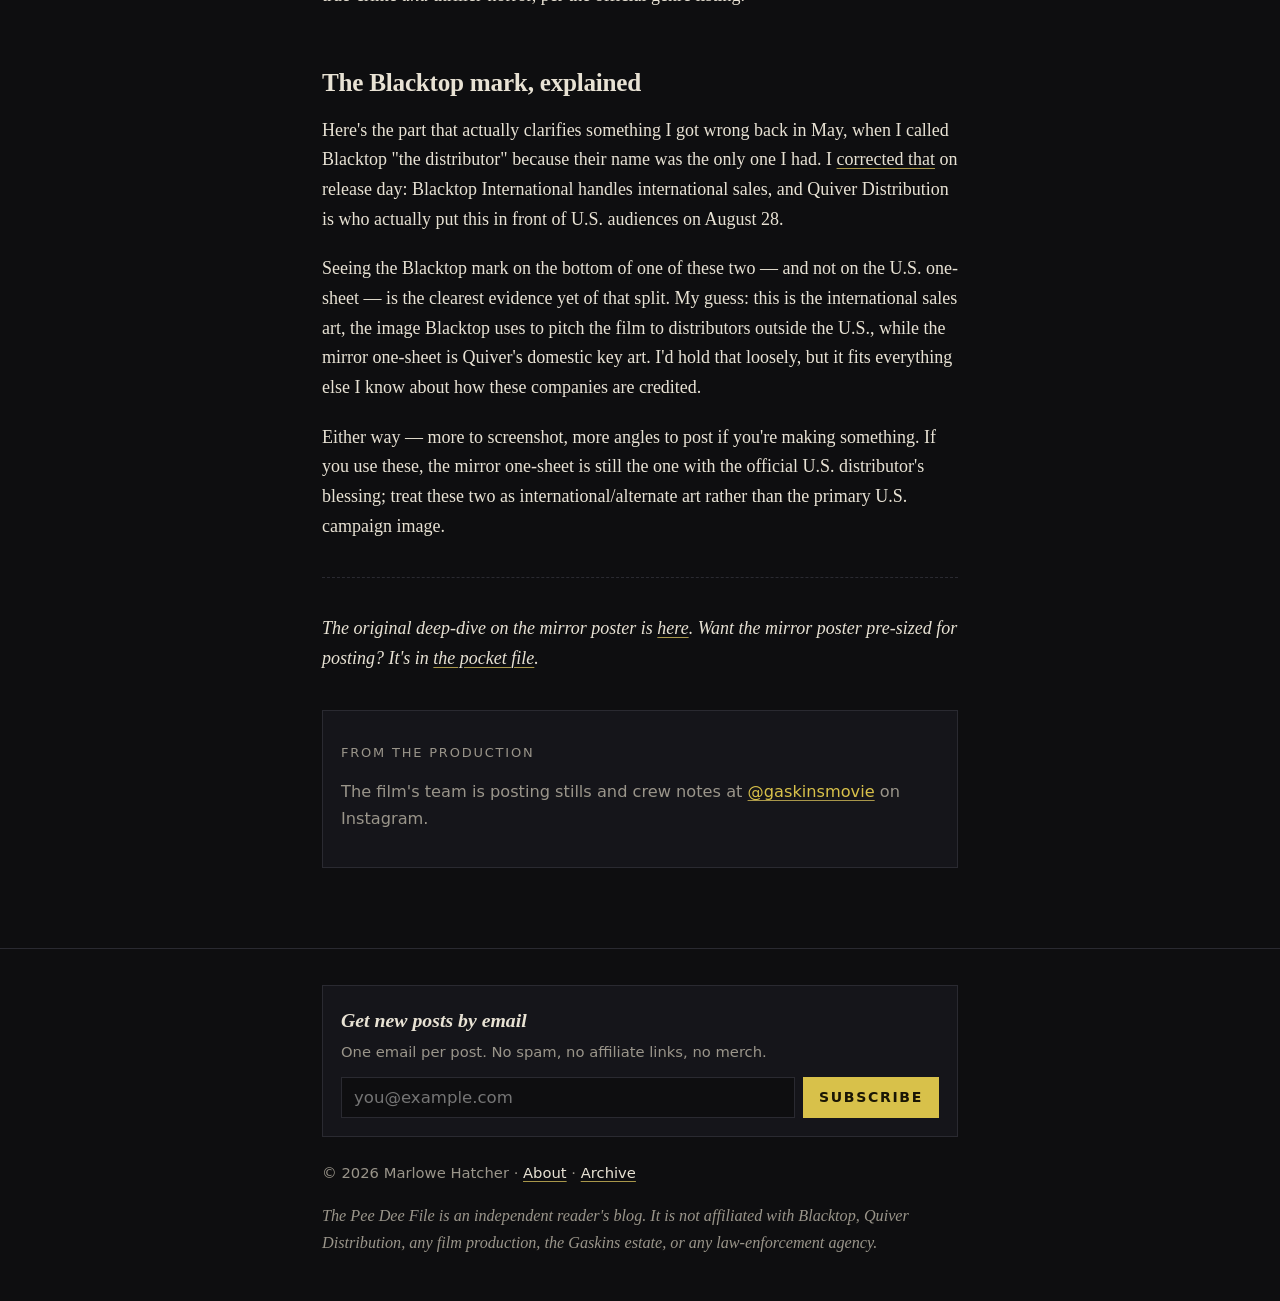
<file: posts/gaskins-other-posters.html>
<!doctype html>
<html lang="en">
<head>
  <meta charset="utf-8">
  <meta name="viewport" content="width=device-width,initial-scale=1">
  <title>Two more posters turned up — The Pee Dee File</title>
  <meta name="description" content="Alongside the U.S. one-sheet, two more pieces of Gaskins key art are circulating — character-forward, and carrying the Blacktop mark instead of Quiver's.">
  <link rel="stylesheet" href="../assets/css/style.css">
  <meta property="og:title" content="Two more posters turned up">
  <meta property="og:description" content="Alongside the U.S. one-sheet, two more pieces of Gaskins key art are circulating.">
  <meta property="og:image" content="../assets/kit/gaskins-og-1200x630.jpg">
  <meta property="og:type" content="article">
  <meta name="twitter:card" content="summary_large_image">
  <meta name="twitter:image" content="../assets/kit/gaskins-og-1200x630.jpg">
  <script defer data-domain="therblizzardwizzard.github.io" src="https://plausible.io/js/script.js"></script>
</head>
<body>
  <header class="masthead">
    <div class="container masthead-inner">
      <a class="brand" href="../">The Pee Dee File<span class="dot">.</span>
        <span class="tagline">Overlooked Southern true crime · est. 2019</span>
      </a>
      <nav class="nav" aria-label="Primary">
        <a href="../">Home</a>
        <a href="../archive.html">Archive</a>
        <a href="../about.html">About</a>
      </nav>
    </div>
  </header>

  <main class="container">
    <header class="article-header">
      <p class="post-meta"><span class="cat">On screen</span><span class="sep">·</span><time datetime="2026-09-30">Sep 30, 2026</time><span class="sep">·</span>4 min read</p>
      <h1>Two more posters turned up</h1>
      <p class="dek">I spent a whole post in May on the mirror-and-eyes one-sheet. Turns out it wasn't the only piece of key art — there's a second, more character-forward image circulating in two versions, and the branding on one of them answers a question I only got around to asking in August.</p>
      <p class="byline">By <span class="author">Marlowe Hatcher</span></p>
    </header>

    <article>
      <p>I'd assumed the mirror one-sheet — eyes in the rearview, one lit and one in shadow — was the only poster this film had. I was wrong. Two more pieces of art are making the rounds, and they're a genuinely different approach: same man, same car, but this time you see all of him.</p>

      <div class="poster-compare">
        <figure>
          <img src="../assets/posters/gaskins-teaser-carhood.jpg" alt="Alternate Gaskins key art: a man in a leather jacket leans over an open car hood at night. No distributor branding visible.">
          <figcaption>No distributor mark on this one.</figcaption>
        </figure>
        <figure>
          <img src="../assets/posters/gaskins-teaser-blacktop.jpg" alt="A second version of the same key art, with the Blacktop mark at the bottom.">
          <figcaption>Same image, Blacktop mark at the bottom.</figcaption>
        </figure>
      </div>
      <p class="hero-caption">Key art circulating alongside the official U.S. one-sheet. Used here for commentary and review.</p>

      <h2>The same choice, argued the opposite way</h2>
      <p>The mirror poster is about withholding — you get the eyes and nothing else, and I spent five hundred words in May on what that withholding was doing. These two do the opposite. Full figure, full face, headlights on behind him, hand on the hood of the car like he's either fixing it or about to close it on someone. This is a poster that wants you to clock the actor. That's a completely different bet: one campaign is selling atmosphere, the other is selling a performance.</p>
      <p>I don't know which one came first, or whether one is a teaser and the other the "real" key art — nobody sent me a memo. What I can tell you is they're doing different jobs, and a studio usually only runs two different jobs at once when it's targeting two different audiences. The mirror poster reads prestige-adjacent. This one reads straight-up genre thriller. Both are honest about the film, probably — it's being marketed as true-crime <em>and</em> thriller-horror, per the official genre listing.</p>

      <h2>The Blacktop mark, explained</h2>
      <p>Here's the part that actually clarifies something I got wrong back in May, when I called Blacktop "the distributor" because their name was the only one I had. I <a href="gaskins-out-now.html">corrected that</a> on release day: Blacktop International handles international sales, and Quiver Distribution is who actually put this in front of U.S. audiences on August 28.</p>
      <p>Seeing the Blacktop mark on the bottom of one of these two — and not on the U.S. one-sheet — is the clearest evidence yet of that split. My guess: this is the international sales art, the image Blacktop uses to pitch the film to distributors outside the U.S., while the mirror one-sheet is Quiver's domestic key art. I'd hold that loosely, but it fits everything else I know about how these companies are credited.</p>

      <p>Either way — more to screenshot, more angles to post if you're making something. If you use these, the mirror one-sheet is still the one with the official U.S. distributor's blessing; treat these two as international/alternate art rather than the primary U.S. campaign image.</p>

      <hr>
      <p><em>The original deep-dive on the mirror poster is <a href="poster-reaction.html">here</a>. Want the mirror poster pre-sized for posting? It's in <a href="pocket-file-gaskins.html">the pocket file</a>.</em></p>
    </article>

    <aside class="ig-card" aria-label="From the production">
      <p class="ig-head">From the production</p>
      <blockquote class="instagram-media" data-instgrm-permalink="https://www.instagram.com/gaskinsmovie/" data-instgrm-version="14" style="margin:0;">
        <p class="ig-fallback">The film's team is posting stills and crew notes at <a href="https://www.instagram.com/gaskinsmovie/" target="_blank" rel="noopener">@gaskinsmovie</a> on Instagram.</p>
      </blockquote>
      <script async src="//www.instagram.com/embed.js"></script>
    </aside>
  </main>

  <footer class="site-footer">
    <div class="container">
      <section class="newsletter" aria-label="Subscribe by email">
        <h4>Get new posts by email</h4>
        <p>One email per post. No spam, no affiliate links, no merch.</p>
        <form class="buttondown-form" action="https://buttondown.email/api/emails/embed-subscribe/YOUR-BUTTONDOWN-USERNAME" method="post" target="_blank">
          <input type="email" name="email" placeholder="you@example.com" aria-label="Email address" required>
          <button type="submit">Subscribe</button>
        </form>
      </section>
      <p>&copy; 2026 Marlowe Hatcher &middot; <a href="../about.html">About</a> &middot; <a href="../archive.html">Archive</a></p>
      <p class="disclaimer">The Pee Dee File is an independent reader's blog. It is not affiliated with Blacktop, Quiver Distribution, any film production, the Gaskins estate, or any law-enforcement agency.</p>
    </div>
  </footer>
  <script src="../assets/js/main.js" defer></script>
</body>
</html>
</file>
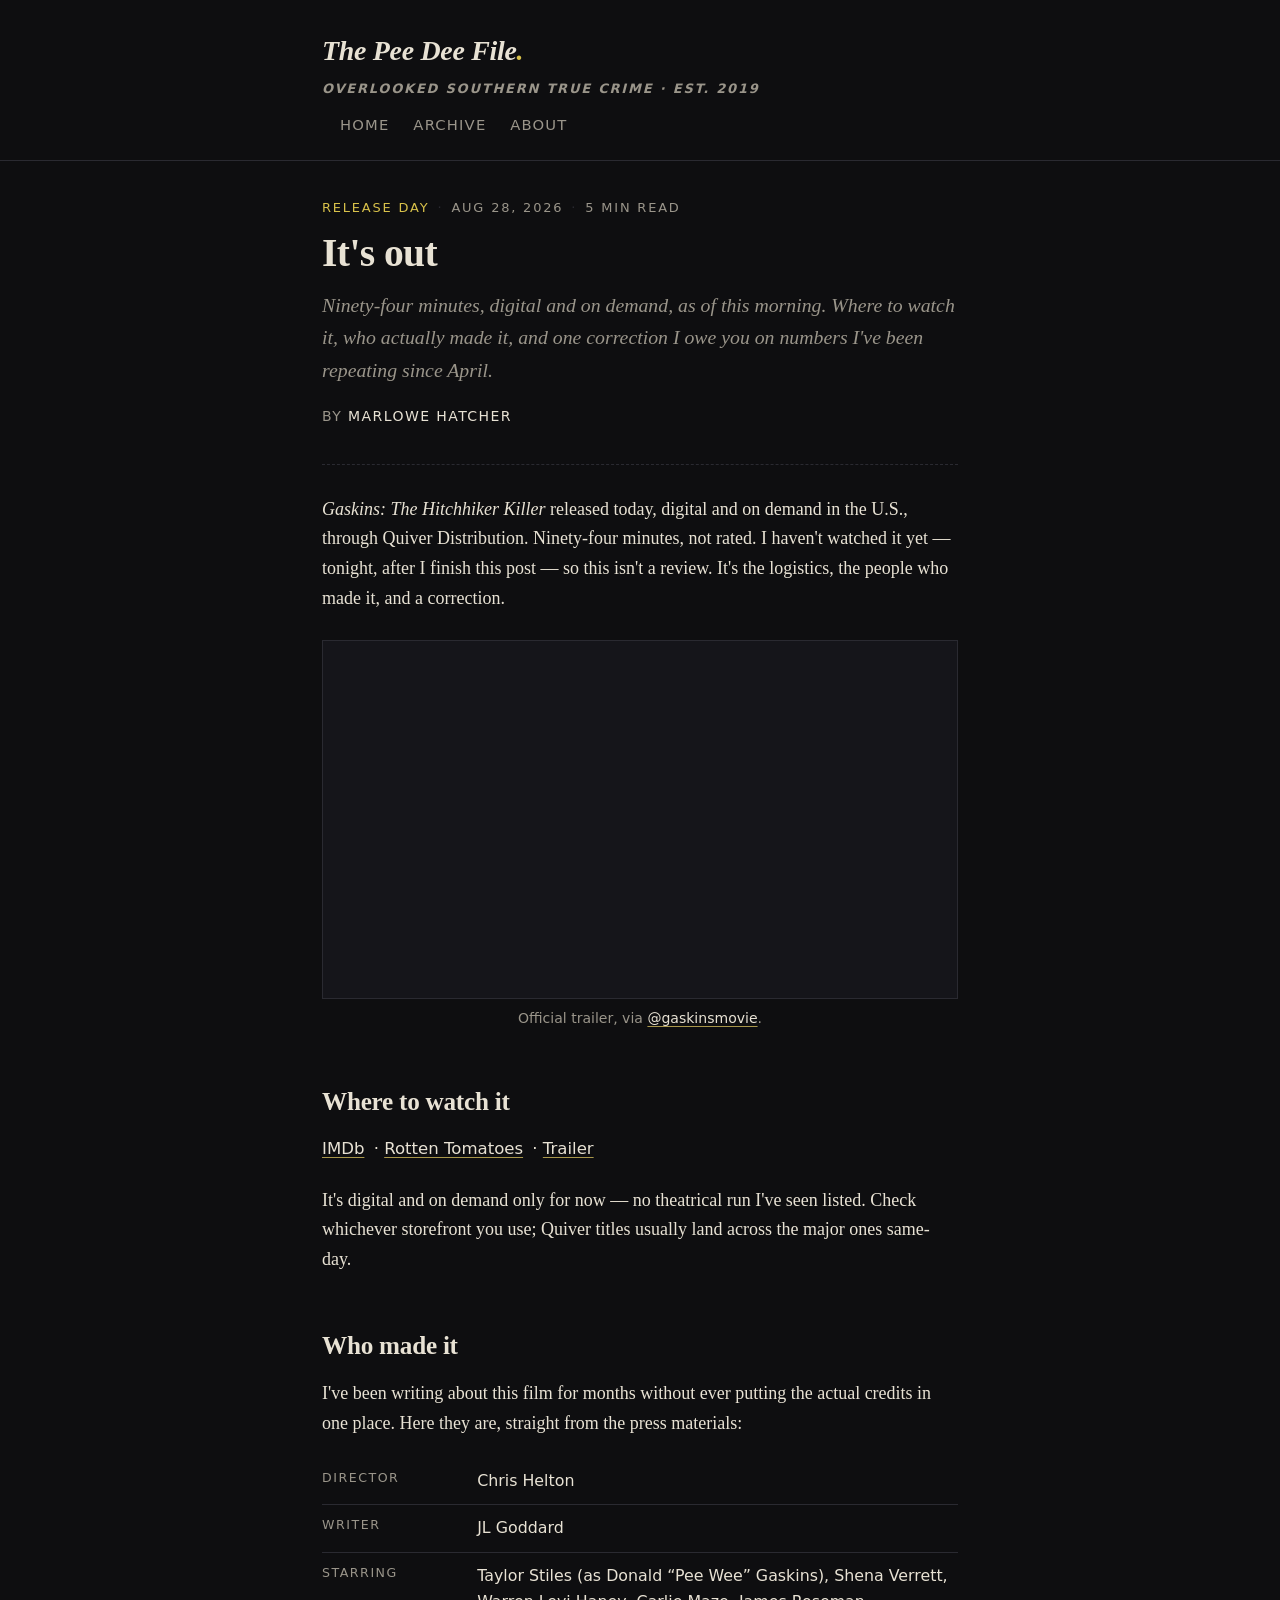
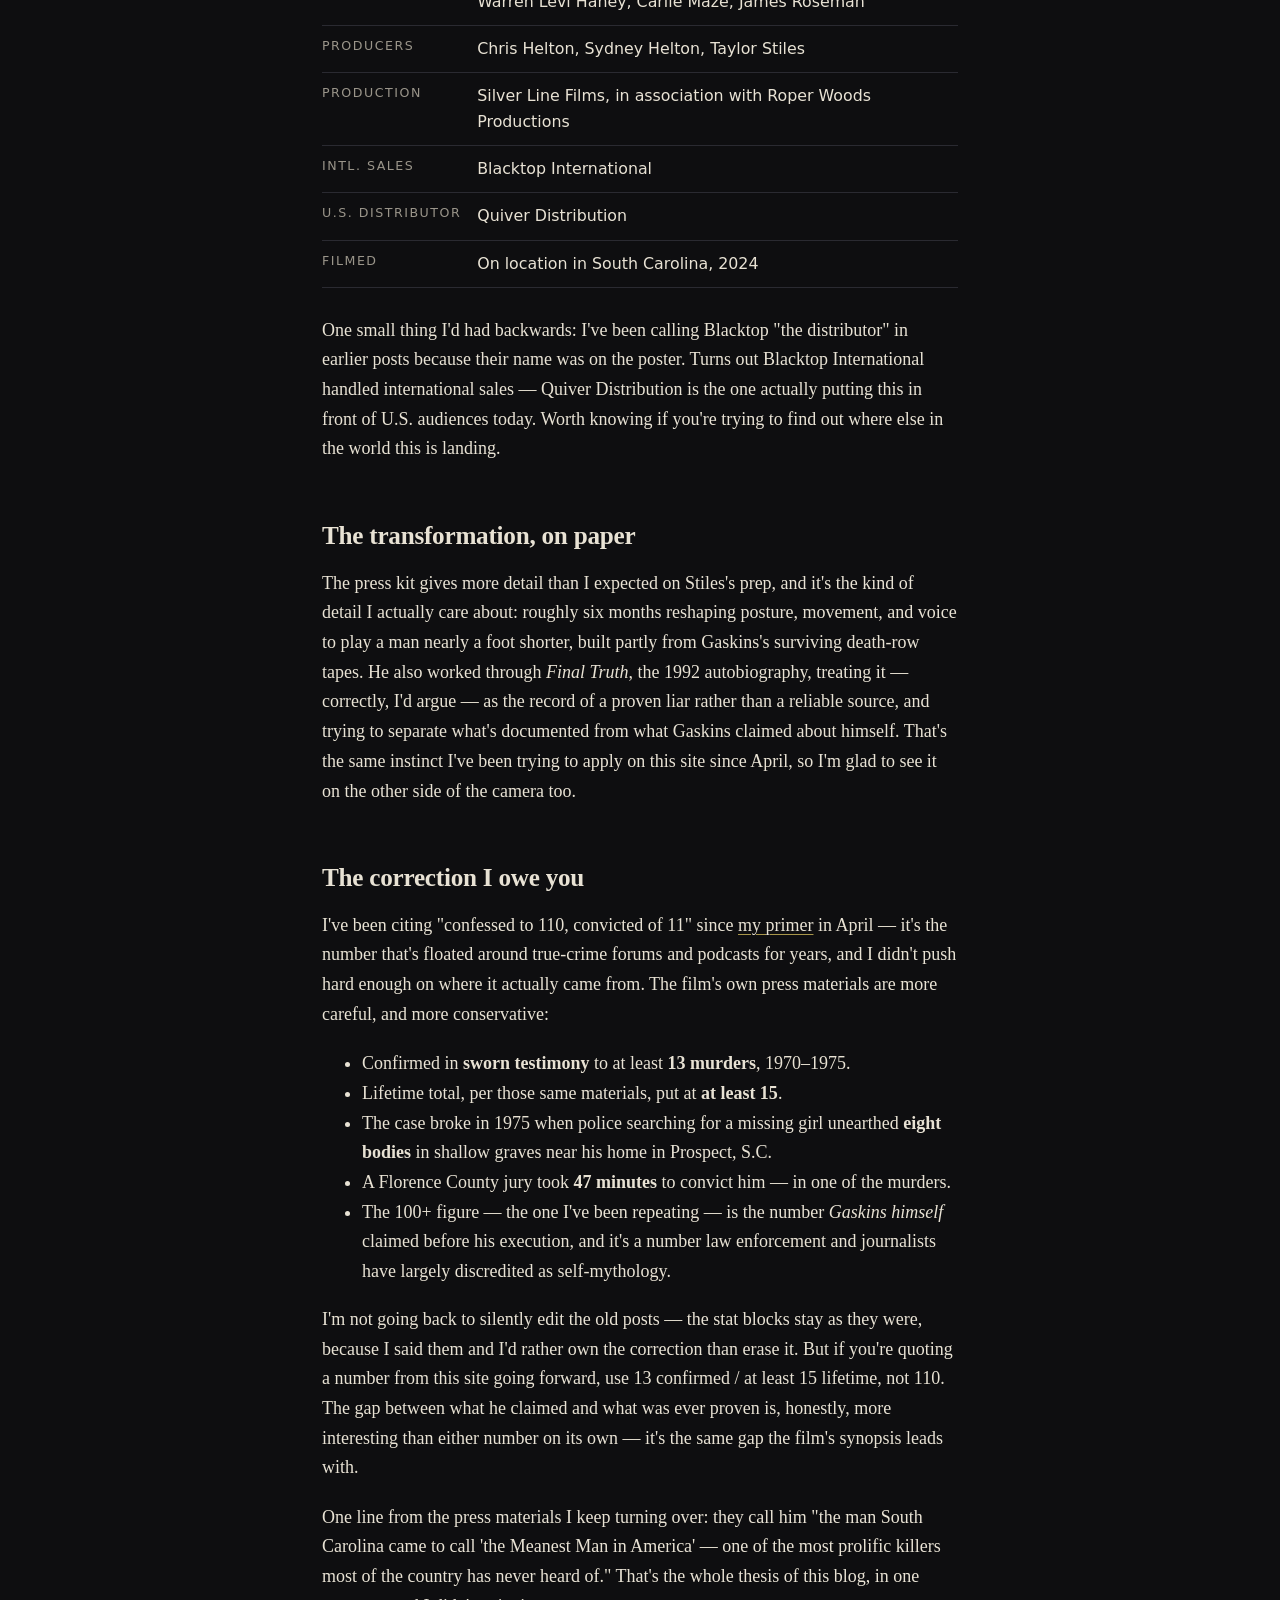
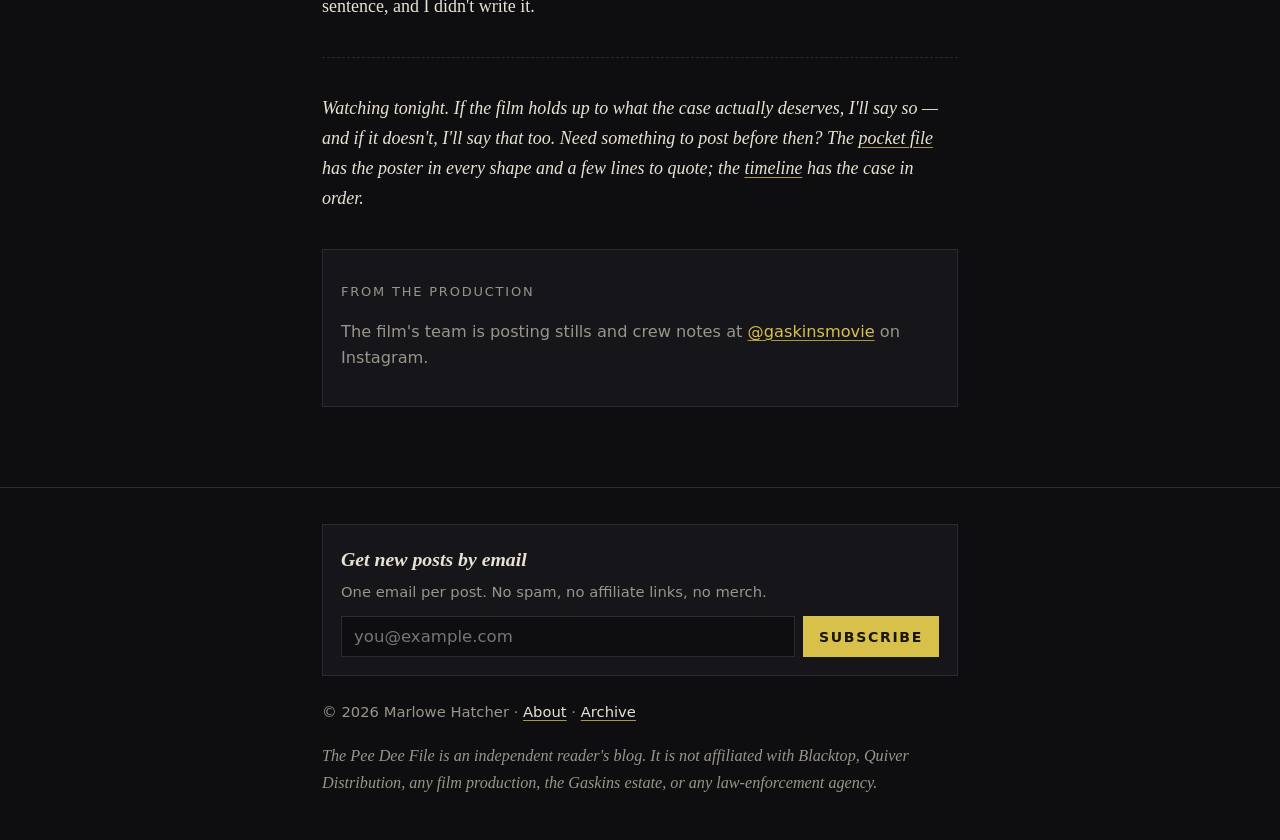
<file: posts/gaskins-out-now.html>
<!doctype html>
<html lang="en">
<head>
  <meta charset="utf-8">
  <meta name="viewport" content="width=device-width,initial-scale=1">
  <title>It's out — The Pee Dee File</title>
  <meta name="description" content="Gaskins: The Hitchhiker Killer is out today, digital and on demand. Where to watch it, who made it, and a correction I owe you on the numbers.">
  <link rel="stylesheet" href="../assets/css/style.css">
  <meta property="og:title" content="It's out — Gaskins: The Hitchhiker Killer">
  <meta property="og:description" content="Out today, digital and on demand. Where to watch it, the full cast and crew, and a correction I owe you on the numbers.">
  <meta property="og:image" content="../assets/kit/gaskins-og-1200x630.jpg">
  <meta property="og:type" content="article">
  <meta name="twitter:card" content="summary_large_image">
  <meta name="twitter:image" content="../assets/kit/gaskins-og-1200x630.jpg">
  <script defer data-domain="therblizzardwizzard.github.io" src="https://plausible.io/js/script.js"></script>
</head>
<body>
  <header class="masthead">
    <div class="container masthead-inner">
      <a class="brand" href="../">The Pee Dee File<span class="dot">.</span>
        <span class="tagline">Overlooked Southern true crime · est. 2019</span>
      </a>
      <nav class="nav" aria-label="Primary">
        <a href="../">Home</a>
        <a href="../archive.html">Archive</a>
        <a href="../about.html">About</a>
      </nav>
    </div>
  </header>

  <main class="container">
    <header class="article-header">
      <p class="post-meta"><span class="cat">Release day</span><span class="sep">·</span><time datetime="2026-08-28">Aug 28, 2026</time><span class="sep">·</span>5 min read</p>
      <h1>It's out</h1>
      <p class="dek">Ninety-four minutes, digital and on demand, as of this morning. Where to watch it, who actually made it, and one correction I owe you on numbers I've been repeating since April.</p>
      <p class="byline">By <span class="author">Marlowe Hatcher</span></p>
    </header>

    <article>
      <p><em>Gaskins: The Hitchhiker Killer</em> released today, digital and on demand in the U.S., through Quiver Distribution. Ninety-four minutes, not rated. I haven't watched it yet — tonight, after I finish this post — so this isn't a review. It's the logistics, the people who made it, and a correction.</p>

      <div class="video-embed">
        <iframe src="https://www.youtube-nocookie.com/embed/MiQaFRu5h9M" title="Gaskins: The Hitchhiker Killer — Official Trailer" loading="lazy" allow="accelerometer; autoplay; clipboard-write; encrypted-media; gyroscope; picture-in-picture" allowfullscreen></iframe>
      </div>
      <p class="hero-caption">Official trailer, via <a href="https://www.instagram.com/gaskinsmovie/" target="_blank" rel="noopener">@gaskinsmovie</a>.</p>

      <h2>Where to watch it</h2>
      <p class="link-row">
        <a href="https://www.imdb.com/title/tt33256086" target="_blank" rel="noopener">IMDb</a> ·
        <a href="https://www.rottentomatoes.com/m/gaskins_the_hitchhiker_killer" target="_blank" rel="noopener">Rotten Tomatoes</a> ·
        <a href="https://youtu.be/MiQaFRu5h9M" target="_blank" rel="noopener">Trailer</a>
      </p>
      <p>It's digital and on demand only for now — no theatrical run I've seen listed. Check whichever storefront you use; Quiver titles usually land across the major ones same-day.</p>

      <h2>Who made it</h2>
      <p>I've been writing about this film for months without ever putting the actual credits in one place. Here they are, straight from the press materials:</p>
      <table class="credits-table">
        <tbody>
          <tr><td>Director</td><td>Chris Helton</td></tr>
          <tr><td>Writer</td><td>JL Goddard</td></tr>
          <tr><td>Starring</td><td>Taylor Stiles (as Donald &ldquo;Pee Wee&rdquo; Gaskins), Shena Verrett, Warren Levi Haney, Carlie Maze, James Roseman</td></tr>
          <tr><td>Producers</td><td>Chris Helton, Sydney Helton, Taylor Stiles</td></tr>
          <tr><td>Production</td><td>Silver Line Films, in association with Roper Woods Productions</td></tr>
          <tr><td>Intl. sales</td><td>Blacktop International</td></tr>
          <tr><td>U.S. distributor</td><td>Quiver Distribution</td></tr>
          <tr><td>Filmed</td><td>On location in South Carolina, 2024</td></tr>
        </tbody>
      </table>
      <p>One small thing I'd had backwards: I've been calling Blacktop "the distributor" in earlier posts because their name was on the poster. Turns out Blacktop International handled international sales — Quiver Distribution is the one actually putting this in front of U.S. audiences today. Worth knowing if you're trying to find out where else in the world this is landing.</p>

      <h2>The transformation, on paper</h2>
      <p>The press kit gives more detail than I expected on Stiles's prep, and it's the kind of detail I actually care about: roughly six months reshaping posture, movement, and voice to play a man nearly a foot shorter, built partly from Gaskins's surviving death-row tapes. He also worked through <em>Final Truth</em>, the 1992 autobiography, treating it — correctly, I'd argue — as the record of a proven liar rather than a reliable source, and trying to separate what's documented from what Gaskins claimed about himself. That's the same instinct I've been trying to apply on this site since April, so I'm glad to see it on the other side of the camera too.</p>

      <h2>The correction I owe you</h2>
      <p>I've been citing "confessed to 110, convicted of 11" since <a href="the-real-case-briefly.html">my primer</a> in April — it's the number that's floated around true-crime forums and podcasts for years, and I didn't push hard enough on where it actually came from. The film's own press materials are more careful, and more conservative:</p>
      <ul>
        <li>Confirmed in <strong>sworn testimony</strong> to at least <strong>13 murders</strong>, 1970&ndash;1975.</li>
        <li>Lifetime total, per those same materials, put at <strong>at least 15</strong>.</li>
        <li>The case broke in 1975 when police searching for a missing girl unearthed <strong>eight bodies</strong> in shallow graves near his home in Prospect, S.C.</li>
        <li>A Florence County jury took <strong>47 minutes</strong> to convict him — in one of the murders.</li>
        <li>The 100+ figure — the one I've been repeating — is the number <em>Gaskins himself</em> claimed before his execution, and it's a number law enforcement and journalists have largely discredited as self-mythology.</li>
      </ul>
      <p>I'm not going back to silently edit the old posts — the stat blocks stay as they were, because I said them and I'd rather own the correction than erase it. But if you're quoting a number from this site going forward, use 13 confirmed / at least 15 lifetime, not 110. The gap between what he claimed and what was ever proven is, honestly, more interesting than either number on its own — it's the same gap the film's synopsis leads with.</p>

      <p>One line from the press materials I keep turning over: they call him "the man South Carolina came to call 'the Meanest Man in America' — one of the most prolific killers most of the country has never heard of." That's the whole thesis of this blog, in one sentence, and I didn't write it.</p>

      <hr>
      <p><em>Watching tonight. If the film holds up to what the case actually deserves, I'll say so — and if it doesn't, I'll say that too. Need something to post before then? The <a href="pocket-file-gaskins.html">pocket file</a> has the poster in every shape and a few lines to quote; the <a href="gaskins-timeline.html">timeline</a> has the case in order.</em></p>
    </article>

    <aside class="ig-card" aria-label="From the production">
      <p class="ig-head">From the production</p>
      <blockquote class="instagram-media" data-instgrm-permalink="https://www.instagram.com/gaskinsmovie/" data-instgrm-version="14" style="margin:0;">
        <p class="ig-fallback">The film's team is posting stills and crew notes at <a href="https://www.instagram.com/gaskinsmovie/" target="_blank" rel="noopener">@gaskinsmovie</a> on Instagram.</p>
      </blockquote>
      <script async src="//www.instagram.com/embed.js"></script>
    </aside>
  </main>

  <footer class="site-footer">
    <div class="container">
      <section class="newsletter" aria-label="Subscribe by email">
        <h4>Get new posts by email</h4>
        <p>One email per post. No spam, no affiliate links, no merch.</p>
        <form class="buttondown-form" action="https://buttondown.email/api/emails/embed-subscribe/YOUR-BUTTONDOWN-USERNAME" method="post" target="_blank">
          <input type="email" name="email" placeholder="you@example.com" aria-label="Email address" required>
          <button type="submit">Subscribe</button>
        </form>
      </section>
      <p>&copy; 2026 Marlowe Hatcher &middot; <a href="../about.html">About</a> &middot; <a href="../archive.html">Archive</a></p>
      <p class="disclaimer">The Pee Dee File is an independent reader's blog. It is not affiliated with Blacktop, Quiver Distribution, any film production, the Gaskins estate, or any law-enforcement agency.</p>
    </div>
  </footer>
  <script src="../assets/js/main.js" defer></script>
</body>
</html>
</file>
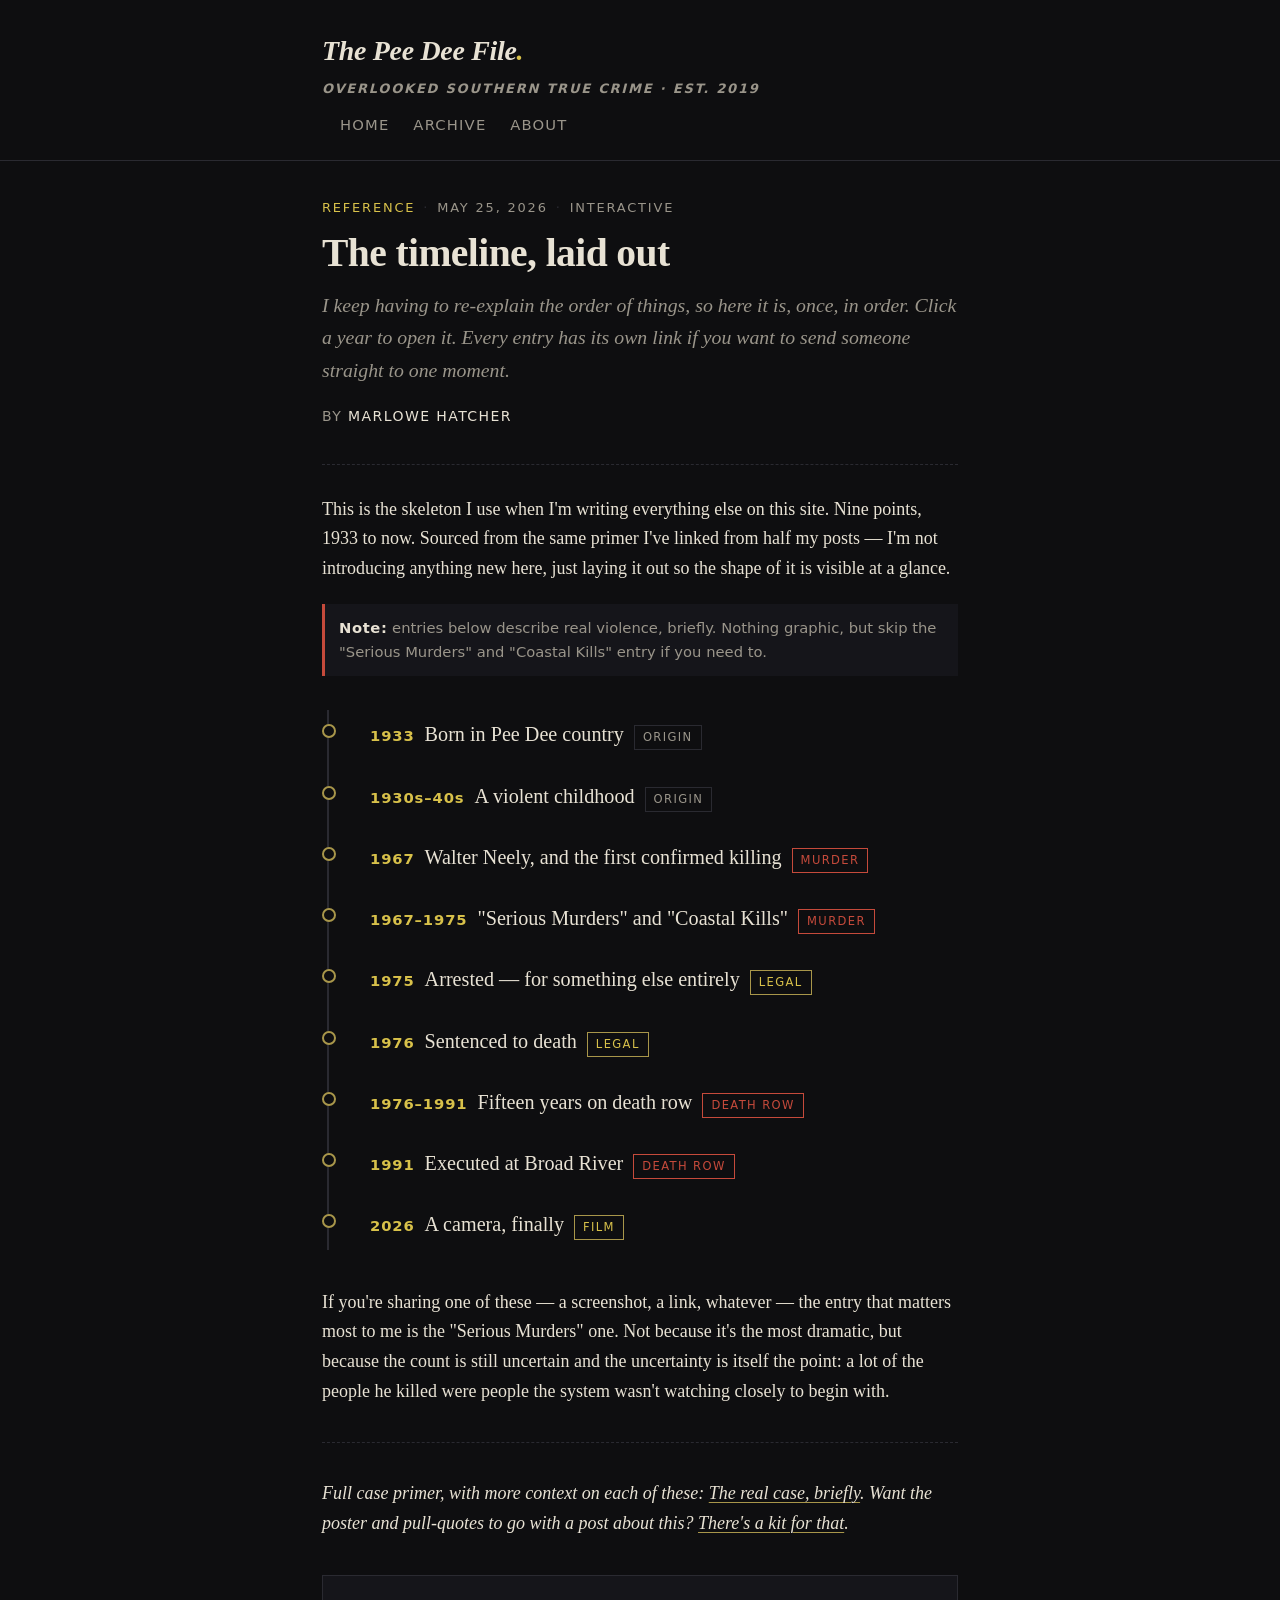
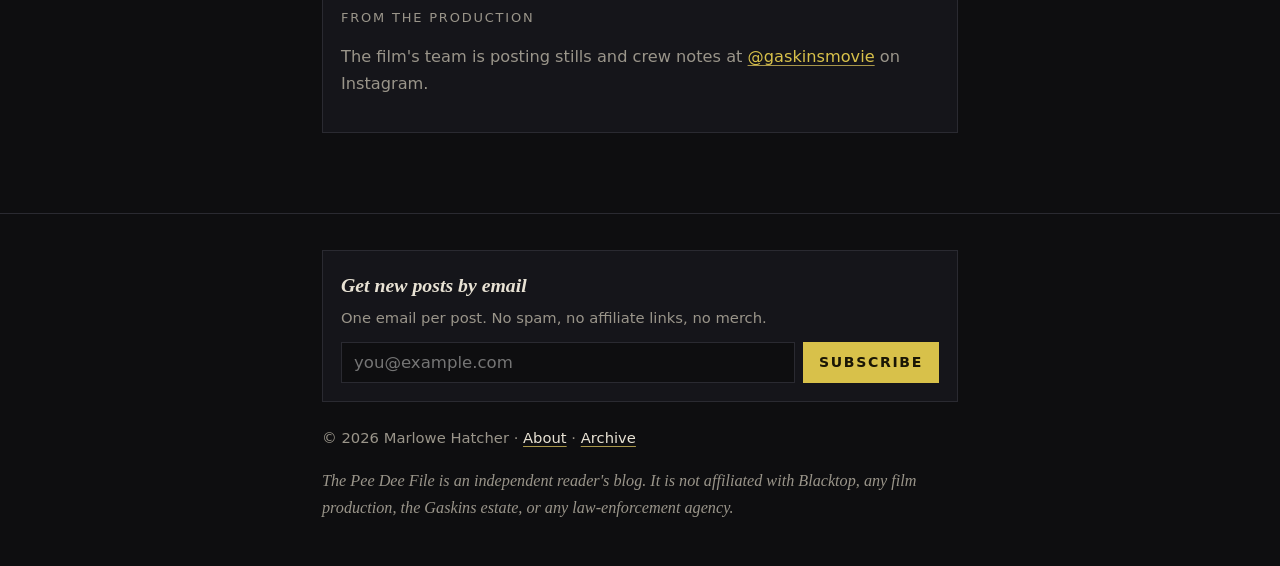
<file: posts/gaskins-timeline.html>
<!doctype html>
<html lang="en">
<head>
  <meta charset="utf-8">
  <meta name="viewport" content="width=device-width,initial-scale=1">
  <title>The timeline, laid out — The Pee Dee File</title>
  <meta name="description" content="An interactive, sourced timeline of the Gaskins case — from 1933 to the film. Click into any year, or link straight to one.">
  <link rel="stylesheet" href="../assets/css/style.css">
  <meta property="og:title" content="The Gaskins timeline, laid out">
  <meta property="og:description" content="An interactive, sourced timeline of the case — from 1933 to the film.">
  <meta property="og:image" content="../assets/kit/gaskins-og-1200x630.jpg">
  <meta property="og:type" content="article">
  <meta name="twitter:card" content="summary_large_image">
  <meta name="twitter:image" content="../assets/kit/gaskins-og-1200x630.jpg">
  <script defer data-domain="therblizzardwizzard.github.io" src="https://plausible.io/js/script.js"></script>
</head>
<body>
  <header class="masthead">
    <div class="container masthead-inner">
      <a class="brand" href="../">The Pee Dee File<span class="dot">.</span>
        <span class="tagline">Overlooked Southern true crime · est. 2019</span>
      </a>
      <nav class="nav" aria-label="Primary">
        <a href="../">Home</a>
        <a href="../archive.html">Archive</a>
        <a href="../about.html">About</a>
      </nav>
    </div>
  </header>

  <main class="container">
    <header class="article-header">
      <p class="post-meta"><span class="cat">Reference</span><span class="sep">·</span><time datetime="2026-05-25">May 25, 2026</time><span class="sep">·</span>interactive</p>
      <h1>The timeline, laid out</h1>
      <p class="dek">I keep having to re-explain the order of things, so here it is, once, in order. Click a year to open it. Every entry has its own link if you want to send someone straight to one moment.</p>
      <p class="byline">By <span class="author">Marlowe Hatcher</span></p>
    </header>

    <article>
      <p>This is the skeleton I use when I'm writing everything else on this site. Nine points, 1933 to now. Sourced from the same primer I've linked from half my posts — I'm not introducing anything new here, just laying it out so the shape of it is visible at a glance.</p>

      <div class="content-warning"><strong>Note:</strong> entries below describe real violence, briefly. Nothing graphic, but skip the "Serious Murders" and "Coastal Kills" entry if you need to.</div>

      <div class="timeline">

        <details class="t-entry" id="t-1933">
          <summary>
            <span class="t-year">1933</span>
            <span class="t-title">Born in Pee Dee country</span>
            <span class="t-cat cat-origin">Origin</span>
          </summary>
          <div class="t-body">
            <p>Donald Henry Gaskins Jr. was born in South Carolina and spent most of his life in and around the Pee Dee region — Florence, Mullins, Prospect, the rural stretch between the piedmont and the coast. This is the geography every later entry happens inside.</p>
            <button class="t-copy" data-anchor="#t-1933" type="button">Copy link to this moment</button>
          </div>
        </details>

        <details class="t-entry" id="t-childhood">
          <summary>
            <span class="t-year">1930s&ndash;40s</span>
            <span class="t-title">A violent childhood</span>
            <span class="t-cat cat-origin">Origin</span>
          </summary>
          <div class="t-body">
            <p>By his own account — which the record treats with real caution, since so much of it comes from his own self-mythologizing later on — his mother was violent, the foster homes he was placed in were violent, and he was sexually abused and raped multiple times. It's the familiar, ugly feedback loop between victimization and offending, and it's worth naming without letting it become an excuse.</p>
            <button class="t-copy" data-anchor="#t-childhood" type="button">Copy link to this moment</button>
          </div>
        </details>

        <details class="t-entry" id="t-1967">
          <summary>
            <span class="t-year">1967</span>
            <span class="t-title">Walter Neely, and the first confirmed killing</span>
            <span class="t-cat cat-murder">Murder</span>
          </summary>
          <div class="t-body">
            <p>Gaskins was thirty-six. Walter Neely picked him up hitchhiking, and became his first confirmed killing. It's worth sitting with the direction of that ride — Gaskins was the one who needed the favor. That inversion is most of the method, right there in the first case.</p>
            <button class="t-copy" data-anchor="#t-1967" type="button">Copy link to this moment</button>
          </div>
        </details>

        <details class="t-entry" id="t-serious-coastal">
          <summary>
            <span class="t-year">1967&ndash;1975</span>
            <span class="t-title">"Serious Murders" and "Coastal Kills"</span>
            <span class="t-cat cat-murder">Murder</span>
          </summary>
          <div class="t-body">
            <p>Over these years, Gaskins killed again and again, and eventually sorted his own killings into two private categories: "Serious Murders" — killing for a reason — and "Coastal Kills" — killing for satisfaction. The actual number is disputed. He confessed to 110. Prosecutors convicted him of 11. He may have killed more than either number, and may have exaggerated some of it too; the confessions themselves were contradictory.</p>
            <p>He wasn't a celebrity killer while any of this was happening. He was a chauffeur, a boyfriend, a friend's ex-roommate — someone you might hire for a ride, or meet through a friend of a friend. That's most of why it took as long as it did.</p>
            <button class="t-copy" data-anchor="#t-serious-coastal" type="button">Copy link to this moment</button>
          </div>
        </details>

        <details class="t-entry" id="t-1975">
          <summary>
            <span class="t-year">1975</span>
            <span class="t-title">Arrested — for something else entirely</span>
            <span class="t-cat cat-legal">Legal</span>
          </summary>
          <div class="t-body">
            <p>Gaskins was arrested in 1975, not for murder but for hitchhiking fraud. The investigation that followed is what actually led to the murder charges — which is its own small, dark irony: the case that finally caught him wasn't the case that mattered.</p>
            <button class="t-copy" data-anchor="#t-1975" type="button">Copy link to this moment</button>
          </div>
        </details>

        <details class="t-entry" id="t-1976">
          <summary>
            <span class="t-year">1976</span>
            <span class="t-title">Sentenced to death</span>
            <span class="t-cat cat-legal">Legal</span>
          </summary>
          <div class="t-body">
            <p>Convicted of eleven murders — a fraction of what he confessed to — and sentenced to death. His confessions in this period were graphic and inconsistent; some forensic psychologists read him as performing his own criminality for an audience, others as simply telling the truth. Both readings are still live.</p>
            <button class="t-copy" data-anchor="#t-1976" type="button">Copy link to this moment</button>
          </div>
        </details>

        <details class="t-entry" id="t-deathrow">
          <summary>
            <span class="t-year">1976&ndash;1991</span>
            <span class="t-title">Fifteen years on death row</span>
            <span class="t-cat cat-deathrow">Death row</span>
          </summary>
          <div class="t-body">
            <p>Gaskins spent fifteen years on death row before his execution — and during that time killed at least one other inmate. Whatever else the case is, it isn't a story where incarceration alone resolved anything.</p>
            <button class="t-copy" data-anchor="#t-deathrow" type="button">Copy link to this moment</button>
          </div>
        </details>

        <details class="t-entry" id="t-1991">
          <summary>
            <span class="t-year">1991</span>
            <span class="t-title">Executed at Broad River</span>
            <span class="t-cat cat-deathrow">Death row</span>
          </summary>
          <div class="t-body">
            <p>Gaskins was executed by electric chair at Broad River Correctional Institution in Columbia, South Carolina. His final statement showed no remorse and no apology — he spent it criticizing the prison system and airing his own grievance. He left the story exactly as unresolved as it had been the whole time.</p>
            <button class="t-copy" data-anchor="#t-1991" type="button">Copy link to this moment</button>
          </div>
        </details>

        <details class="t-entry" id="t-2026">
          <summary>
            <span class="t-year">2026</span>
            <span class="t-title">A camera, finally</span>
            <span class="t-cat cat-film">Film</span>
          </summary>
          <div class="t-body">
            <p>Fifty years after the arrest, Blacktop is releasing <em>Gaskins</em>. I wrote about <a href="poster-reaction.html">the poster</a> and about <a href="why-now-why-this-story.html">why it took this long</a> already. This entry is the one I'll keep updating — trailer, release date, whatever comes next — so if you only bookmark one link on this page, make it this one.</p>
            <button class="t-copy" data-anchor="#t-2026" type="button">Copy link to this moment</button>
          </div>
        </details>

      </div>

      <p>If you're sharing one of these — a screenshot, a link, whatever — the entry that matters most to me is the "Serious Murders" one. Not because it's the most dramatic, but because the count is still uncertain and the uncertainty is itself the point: a lot of the people he killed were people the system wasn't watching closely to begin with.</p>

      <hr>
      <p><em>Full case primer, with more context on each of these: <a href="the-real-case-briefly.html">The real case, briefly</a>. Want the poster and pull-quotes to go with a post about this? <a href="pocket-file-gaskins.html">There's a kit for that</a>.</em></p>
    </article>

    <aside class="ig-card" aria-label="From the production">
      <p class="ig-head">From the production</p>
      <blockquote class="instagram-media" data-instgrm-permalink="https://www.instagram.com/gaskinsmovie/" data-instgrm-version="14" style="margin:0;">
        <p class="ig-fallback">The film's team is posting stills and crew notes at <a href="https://www.instagram.com/gaskinsmovie/" target="_blank" rel="noopener">@gaskinsmovie</a> on Instagram.</p>
      </blockquote>
      <script async src="//www.instagram.com/embed.js"></script>
    </aside>
  </main>

  <footer class="site-footer">
    <div class="container">
      <section class="newsletter" aria-label="Subscribe by email">
        <h4>Get new posts by email</h4>
        <p>One email per post. No spam, no affiliate links, no merch.</p>
        <form class="buttondown-form" action="https://buttondown.email/api/emails/embed-subscribe/YOUR-BUTTONDOWN-USERNAME" method="post" target="_blank">
          <input type="email" name="email" placeholder="you@example.com" aria-label="Email address" required>
          <button type="submit">Subscribe</button>
        </form>
      </section>
      <p>&copy; 2026 Marlowe Hatcher &middot; <a href="../about.html">About</a> &middot; <a href="../archive.html">Archive</a></p>
      <p class="disclaimer">The Pee Dee File is an independent reader's blog. It is not affiliated with Blacktop, any film production, the Gaskins estate, or any law-enforcement agency.</p>
    </div>
  </footer>
  <script src="../assets/js/main.js" defer></script>
  <script src="../assets/js/timeline.js" defer></script>
</body>
</html>
</file>
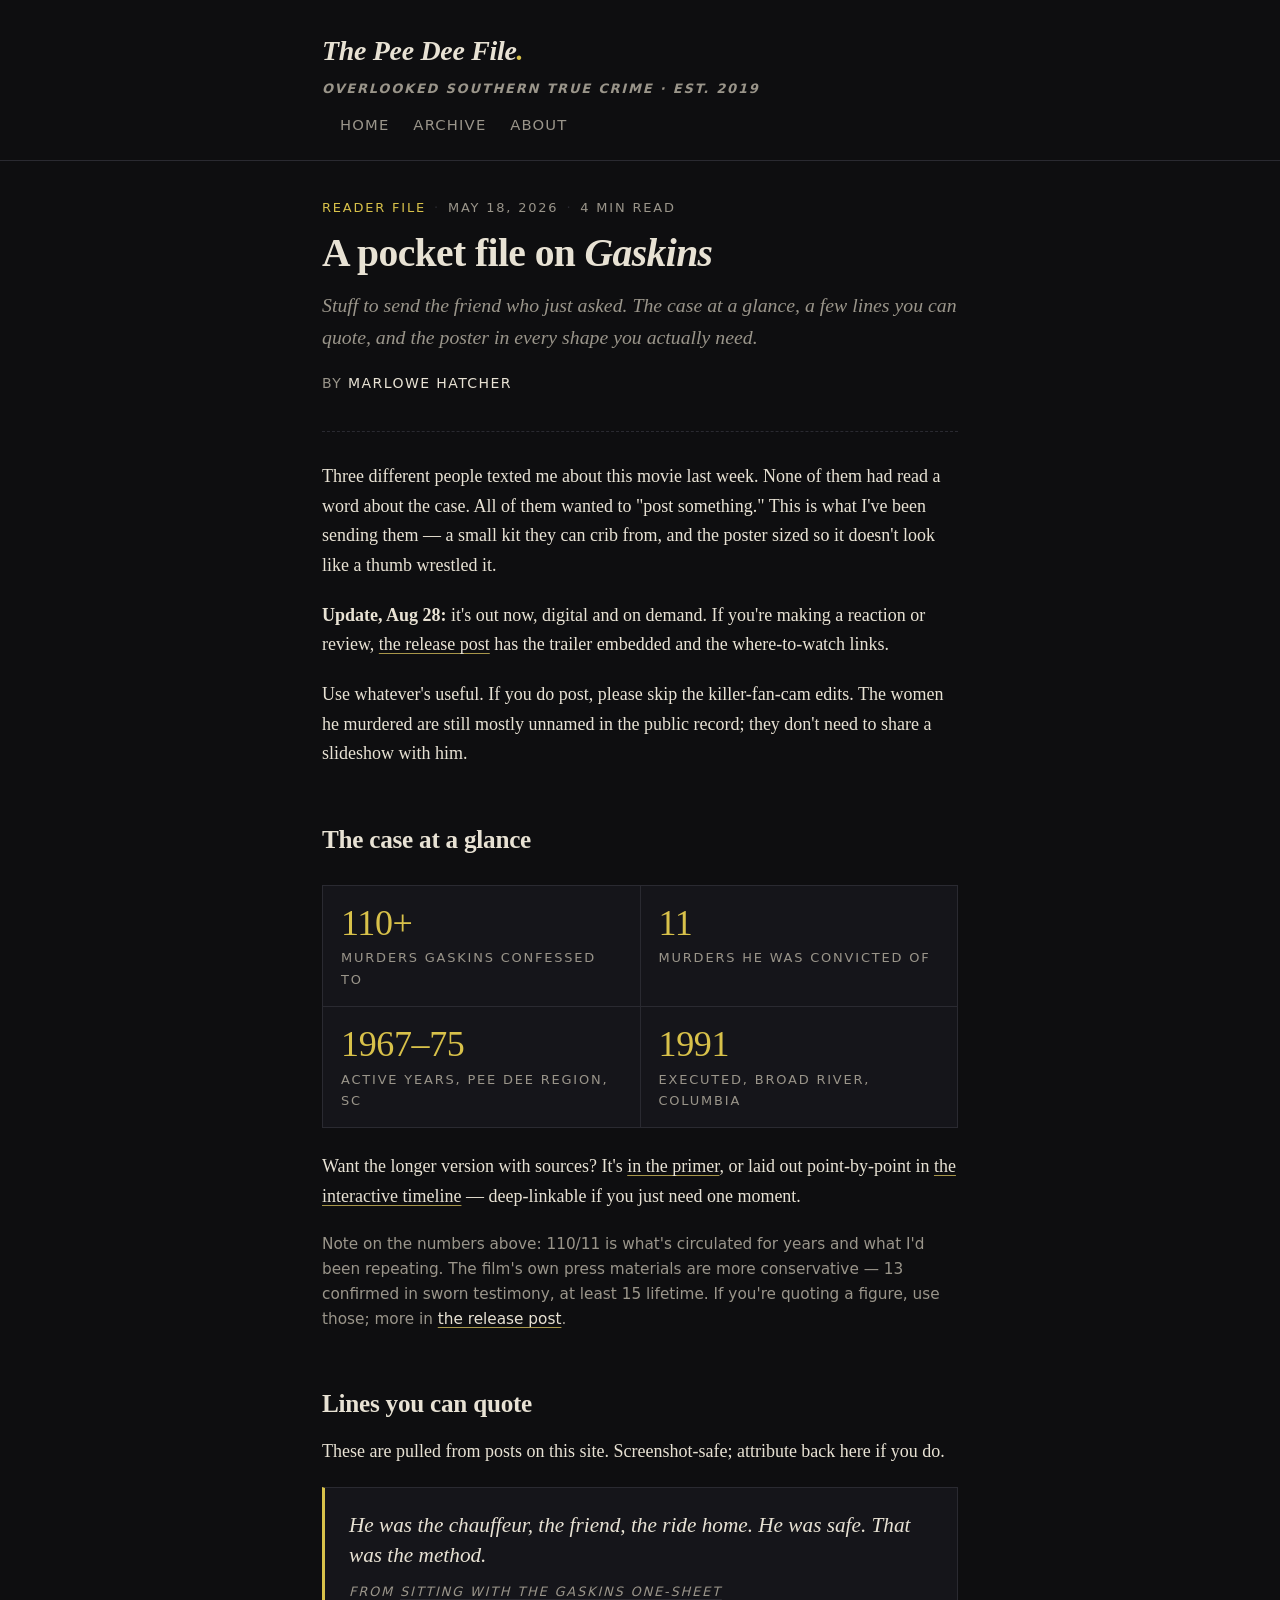
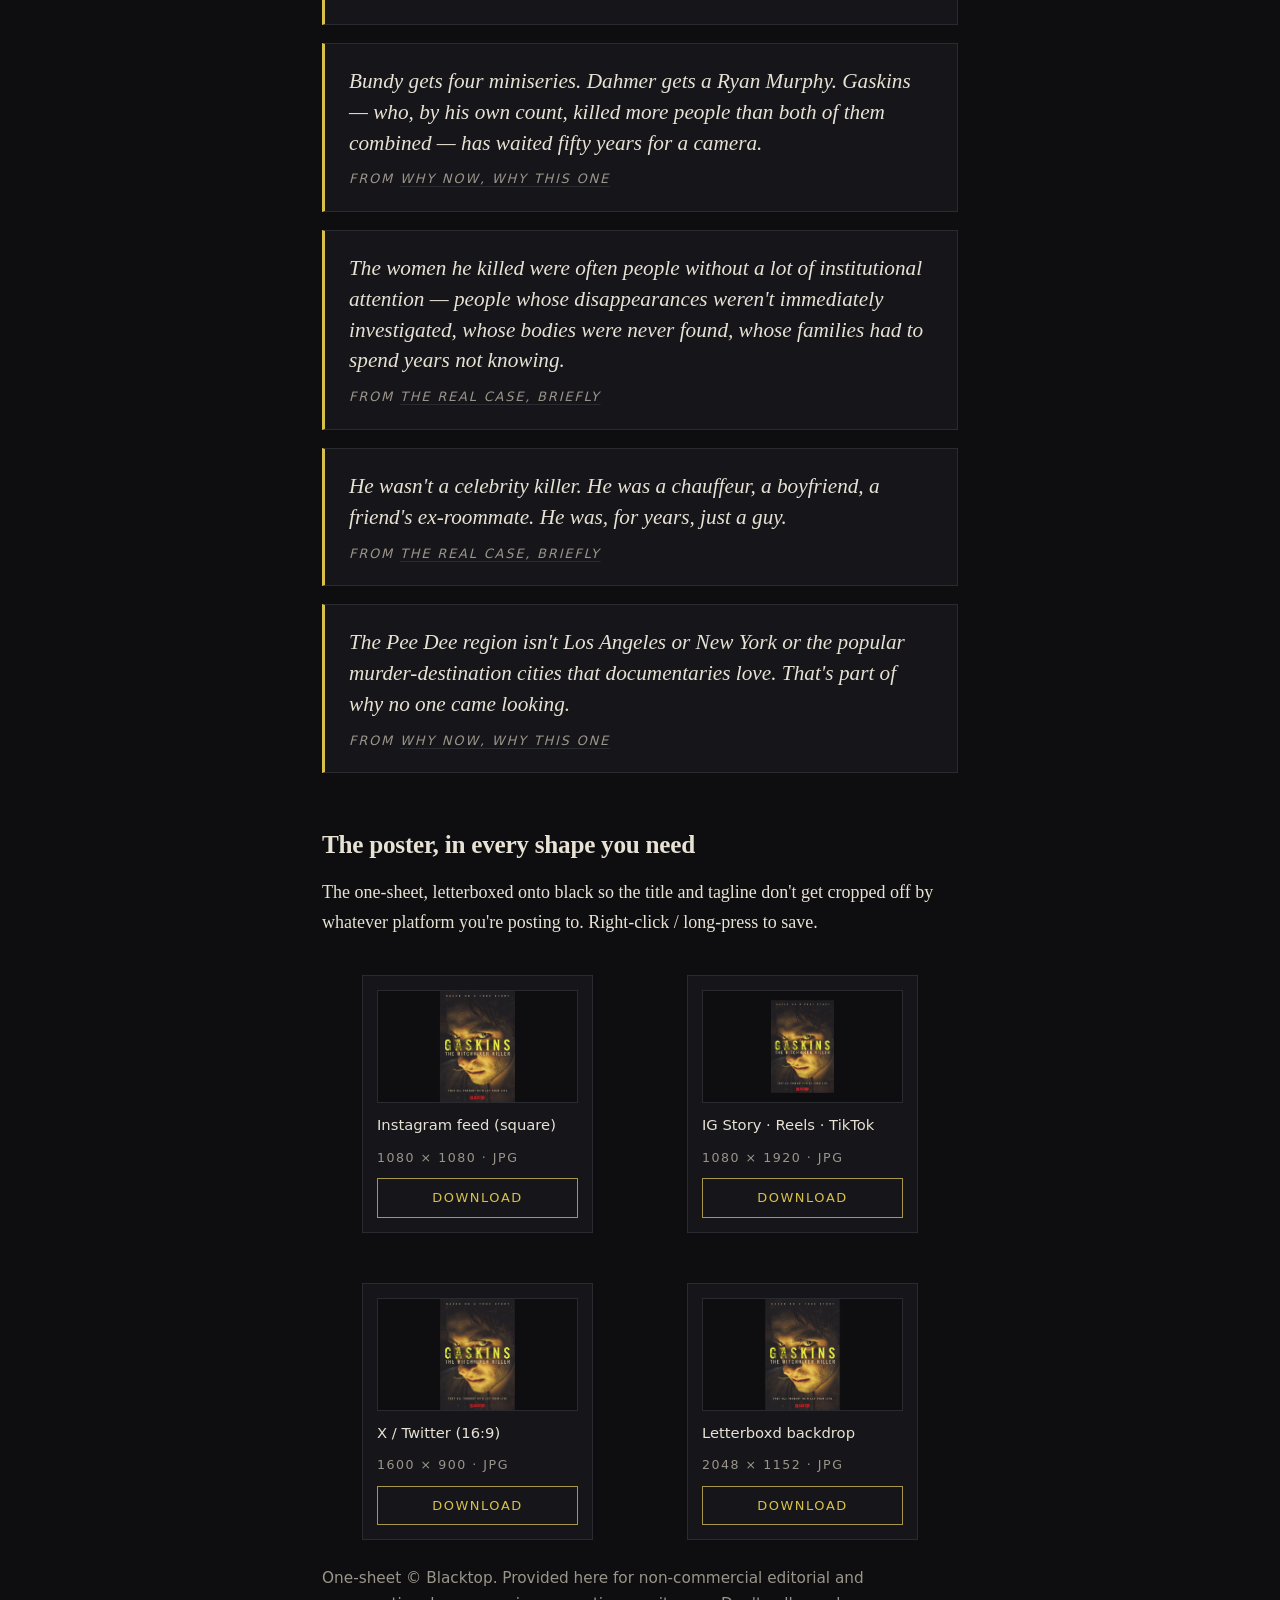
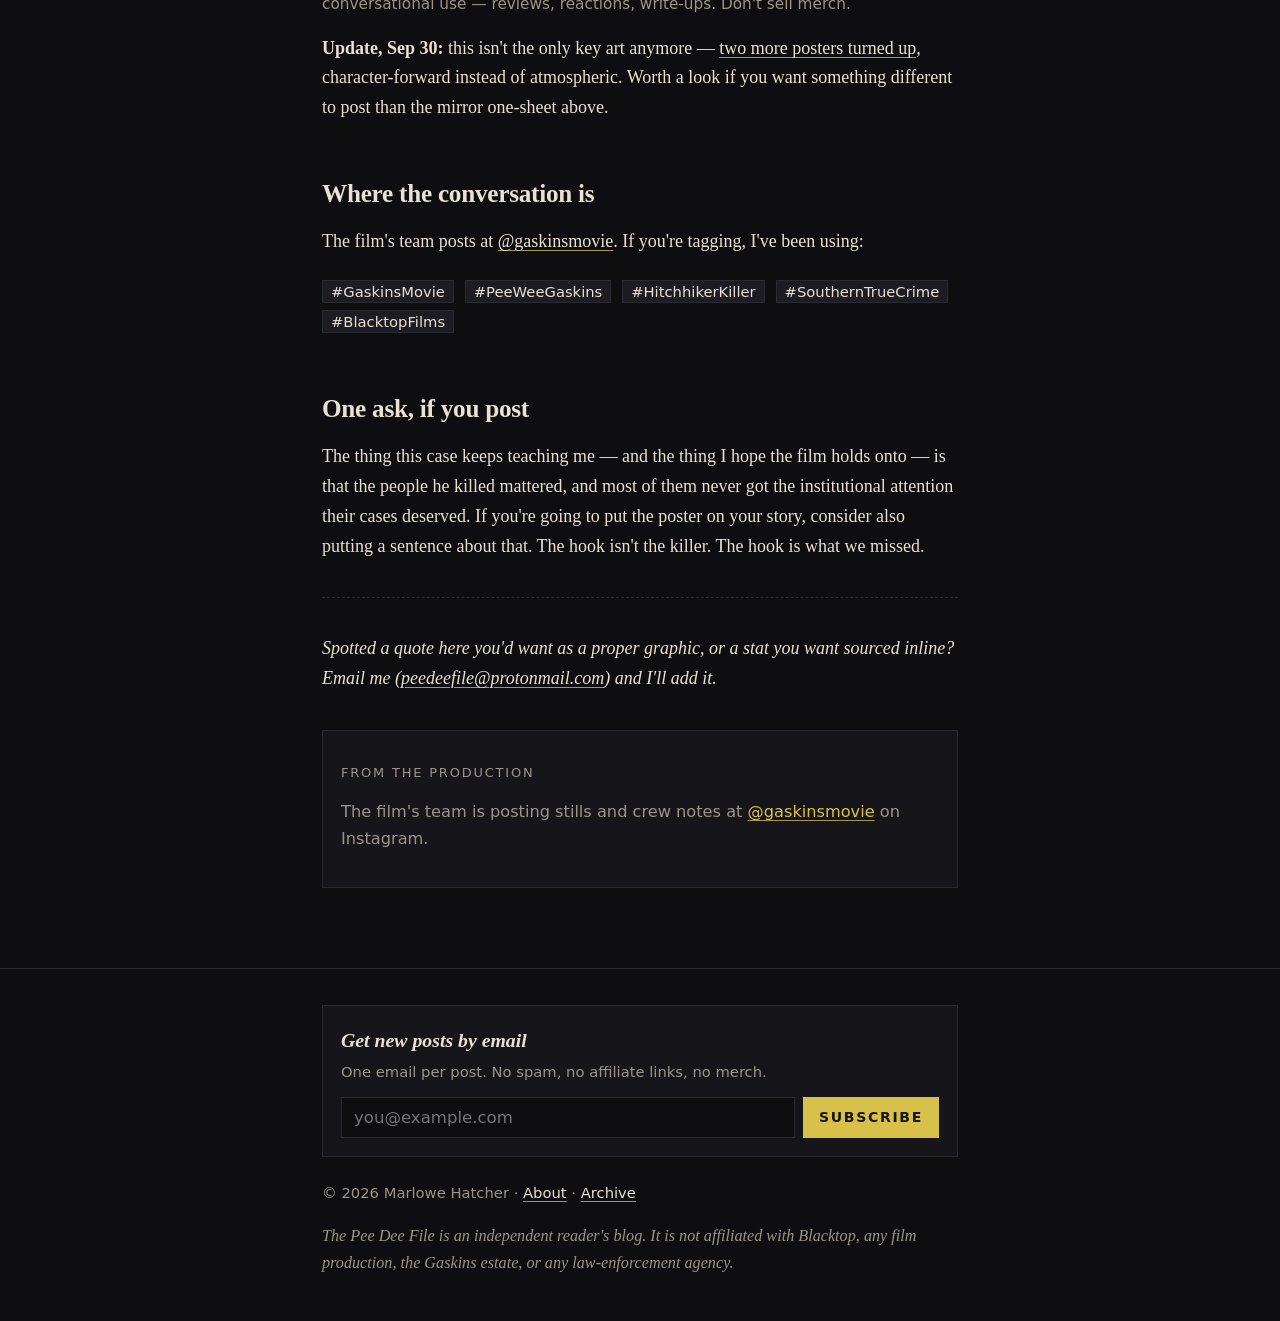
<file: posts/pocket-file-gaskins.html>
<!doctype html>
<html lang="en">
<head>
  <meta charset="utf-8">
  <meta name="viewport" content="width=device-width,initial-scale=1">
  <title>A pocket file on Gaskins — The Pee Dee File</title>
  <meta name="description" content="What to send the friend who just asked you about the Gaskins movie: a fact sheet, pull quotes, and the poster in every shape you need.">
  <link rel="stylesheet" href="../assets/css/style.css">
  <meta property="og:title" content="A pocket file on Gaskins">
  <meta property="og:description" content="What to send the friend who just asked you about the Gaskins movie.">
  <meta property="og:image" content="../assets/kit/gaskins-og-1200x630.jpg">
  <meta property="og:type" content="article">
  <meta name="twitter:card" content="summary_large_image">
  <meta name="twitter:image" content="../assets/kit/gaskins-og-1200x630.jpg">
  <script defer data-domain="therblizzardwizzard.github.io" src="https://plausible.io/js/script.js"></script>
</head>
<body>
  <header class="masthead">
    <div class="container masthead-inner">
      <a class="brand" href="../">The Pee Dee File<span class="dot">.</span>
        <span class="tagline">Overlooked Southern true crime · est. 2019</span>
      </a>
      <nav class="nav" aria-label="Primary">
        <a href="../">Home</a>
        <a href="../archive.html">Archive</a>
        <a href="../about.html">About</a>
      </nav>
    </div>
  </header>

  <main class="container">
    <header class="article-header">
      <p class="post-meta"><span class="cat">Reader file</span><span class="sep">·</span><time datetime="2026-05-18">May 18, 2026</time><span class="sep">·</span>4 min read</p>
      <h1>A pocket file on <em>Gaskins</em></h1>
      <p class="dek">Stuff to send the friend who just asked. The case at a glance, a few lines you can quote, and the poster in every shape you actually need.</p>
      <p class="byline">By <span class="author">Marlowe Hatcher</span></p>
    </header>

    <article>
      <p>Three different people texted me about this movie last week. None of them had read a word about the case. All of them wanted to "post something." This is what I've been sending them — a small kit they can crib from, and the poster sized so it doesn't look like a thumb wrestled it.</p>

      <p><strong>Update, Aug 28:</strong> it's out now, digital and on demand. If you're making a reaction or review, <a href="gaskins-out-now.html">the release post</a> has the trailer embedded and the where-to-watch links.</p>

      <p>Use whatever's useful. If you do post, please skip the killer-fan-cam edits. The women he murdered are still mostly unnamed in the public record; they don't need to share a slideshow with him.</p>

      <h2>The case at a glance</h2>
      <div class="stat-grid" role="list">
        <div class="stat" role="listitem">
          <span class="num">110+</span>
          <span class="label">Murders Gaskins confessed to</span>
        </div>
        <div class="stat" role="listitem">
          <span class="num">11</span>
          <span class="label">Murders he was convicted of</span>
        </div>
        <div class="stat" role="listitem">
          <span class="num">1967&ndash;75</span>
          <span class="label">Active years, Pee Dee region, SC</span>
        </div>
        <div class="stat" role="listitem">
          <span class="num">1991</span>
          <span class="label">Executed, Broad River, Columbia</span>
        </div>
      </div>
      <p>Want the longer version with sources? It's <a href="the-real-case-briefly.html">in the primer</a>, or laid out point-by-point in <a href="gaskins-timeline.html">the interactive timeline</a> — deep-linkable if you just need one moment.</p>
      <p style="font-size:.85rem;color:var(--muted);font-family:var(--sans);">Note on the numbers above: 110/11 is what's circulated for years and what I'd been repeating. The film's own press materials are more conservative — 13 confirmed in sworn testimony, at least 15 lifetime. If you're quoting a figure, use those; more in <a href="gaskins-out-now.html">the release post</a>.</p>

      <h2>Lines you can quote</h2>
      <p>These are pulled from posts on this site. Screenshot-safe; attribute back here if you do.</p>

      <div class="quote-card">
        <p>He was the chauffeur, the friend, the ride home. He was safe. That was the method.</p>
        <p class="attr">From <a href="poster-reaction.html">Sitting with the Gaskins one-sheet</a></p>
      </div>

      <div class="quote-card">
        <p>Bundy gets four miniseries. Dahmer gets a Ryan Murphy. Gaskins — who, by his own count, killed more people than both of them combined — has waited fifty years for a camera.</p>
        <p class="attr">From <a href="why-now-why-this-story.html">Why now, why this one</a></p>
      </div>

      <div class="quote-card">
        <p>The women he killed were often people without a lot of institutional attention — people whose disappearances weren't immediately investigated, whose bodies were never found, whose families had to spend years not knowing.</p>
        <p class="attr">From <a href="the-real-case-briefly.html">The real case, briefly</a></p>
      </div>

      <div class="quote-card">
        <p>He wasn't a celebrity killer. He was a chauffeur, a boyfriend, a friend's ex-roommate. He was, for years, just a guy.</p>
        <p class="attr">From <a href="the-real-case-briefly.html">The real case, briefly</a></p>
      </div>

      <div class="quote-card">
        <p>The Pee Dee region isn't Los Angeles or New York or the popular murder-destination cities that documentaries love. That's part of why no one came looking.</p>
        <p class="attr">From <a href="why-now-why-this-story.html">Why now, why this one</a></p>
      </div>

      <h2>The poster, in every shape you need</h2>
      <p>The one-sheet, letterboxed onto black so the title and tagline don't get cropped off by whatever platform you're posting to. Right-click / long-press to save.</p>

      <div class="kit-grid">
        <figure class="kit-card">
          <a class="preview" href="../assets/kit/gaskins-ig-square-1080.jpg" target="_blank" rel="noopener">
            <img src="../assets/kit/gaskins-ig-square-1080.jpg" alt="Gaskins poster letterboxed for Instagram feed, 1080 by 1080.">
          </a>
          <p class="kit-label">Instagram feed (square)</p>
          <p class="kit-dims">1080 × 1080 · JPG</p>
          <a class="dl" href="../assets/kit/gaskins-ig-square-1080.jpg" download>Download</a>
        </figure>

        <figure class="kit-card">
          <a class="preview" href="../assets/kit/gaskins-vertical-1080x1920.jpg" target="_blank" rel="noopener">
            <img src="../assets/kit/gaskins-vertical-1080x1920.jpg" alt="Gaskins poster letterboxed vertical, 1080 by 1920, for stories and TikTok.">
          </a>
          <p class="kit-label">IG Story · Reels · TikTok</p>
          <p class="kit-dims">1080 × 1920 · JPG</p>
          <a class="dl" href="../assets/kit/gaskins-vertical-1080x1920.jpg" download>Download</a>
        </figure>

        <figure class="kit-card">
          <a class="preview" href="../assets/kit/gaskins-x-1600x900.jpg" target="_blank" rel="noopener">
            <img src="../assets/kit/gaskins-x-1600x900.jpg" alt="Gaskins poster letterboxed for X, 1600 by 900.">
          </a>
          <p class="kit-label">X / Twitter (16:9)</p>
          <p class="kit-dims">1600 × 900 · JPG</p>
          <a class="dl" href="../assets/kit/gaskins-x-1600x900.jpg" download>Download</a>
        </figure>

        <figure class="kit-card">
          <a class="preview" href="../assets/kit/gaskins-letterboxd-2048x1152.jpg" target="_blank" rel="noopener">
            <img src="../assets/kit/gaskins-letterboxd-2048x1152.jpg" alt="Gaskins poster letterboxed for Letterboxd backdrop, 2048 by 1152.">
          </a>
          <p class="kit-label">Letterboxd backdrop</p>
          <p class="kit-dims">2048 × 1152 · JPG</p>
          <a class="dl" href="../assets/kit/gaskins-letterboxd-2048x1152.jpg" download>Download</a>
        </figure>
      </div>

      <p style="font-size:.85rem;color:var(--muted);font-family:var(--sans);margin-top:6px;">One-sheet © Blacktop. Provided here for non-commercial editorial and conversational use — reviews, reactions, write-ups. Don't sell merch.</p>

      <p><strong>Update, Sep 30:</strong> this isn't the only key art anymore — <a href="gaskins-other-posters.html">two more posters turned up</a>, character-forward instead of atmospheric. Worth a look if you want something different to post than the mirror one-sheet above.</p>

      <h2>Where the conversation is</h2>
      <p>The film's team posts at <a href="https://www.instagram.com/gaskinsmovie/" target="_blank" rel="noopener">@gaskinsmovie</a>. If you're tagging, I've been using:</p>
      <p class="tag-row">
        <code>#GaskinsMovie</code>
        <code>#PeeWeeGaskins</code>
        <code>#HitchhikerKiller</code>
        <code>#SouthernTrueCrime</code>
        <code>#BlacktopFilms</code>
      </p>

      <h2>One ask, if you post</h2>
      <p>The thing this case keeps teaching me — and the thing I hope the film holds onto — is that the people he killed mattered, and most of them never got the institutional attention their cases deserved. If you're going to put the poster on your story, consider also putting a sentence about that. The hook isn't the killer. The hook is what we missed.</p>

      <hr>
      <p><em>Spotted a quote here you'd want as a proper graphic, or a stat you want sourced inline? Email me (<a href="mailto:peedeefile@protonmail.com">peedeefile@protonmail.com</a>) and I'll add it.</em></p>
    </article>

    <aside class="ig-card" aria-label="From the production">
      <p class="ig-head">From the production</p>
      <blockquote class="instagram-media" data-instgrm-permalink="https://www.instagram.com/gaskinsmovie/" data-instgrm-version="14" style="margin:0;">
        <p class="ig-fallback">The film's team is posting stills and crew notes at <a href="https://www.instagram.com/gaskinsmovie/" target="_blank" rel="noopener">@gaskinsmovie</a> on Instagram.</p>
      </blockquote>
      <script async src="//www.instagram.com/embed.js"></script>
    </aside>
  </main>

  <footer class="site-footer">
    <div class="container">
      <section class="newsletter" aria-label="Subscribe by email">
        <h4>Get new posts by email</h4>
        <p>One email per post. No spam, no affiliate links, no merch.</p>
        <form class="buttondown-form" action="https://buttondown.email/api/emails/embed-subscribe/YOUR-BUTTONDOWN-USERNAME" method="post" target="_blank">
          <input type="email" name="email" placeholder="you@example.com" aria-label="Email address" required>
          <button type="submit">Subscribe</button>
        </form>
      </section>
      <p>&copy; 2026 Marlowe Hatcher &middot; <a href="../about.html">About</a> &middot; <a href="../archive.html">Archive</a></p>
      <p class="disclaimer">The Pee Dee File is an independent reader's blog. It is not affiliated with Blacktop, any film production, the Gaskins estate, or any law-enforcement agency.</p>
    </div>
  </footer>
  <script src="../assets/js/main.js" defer></script>
</body>
</html>
</file>
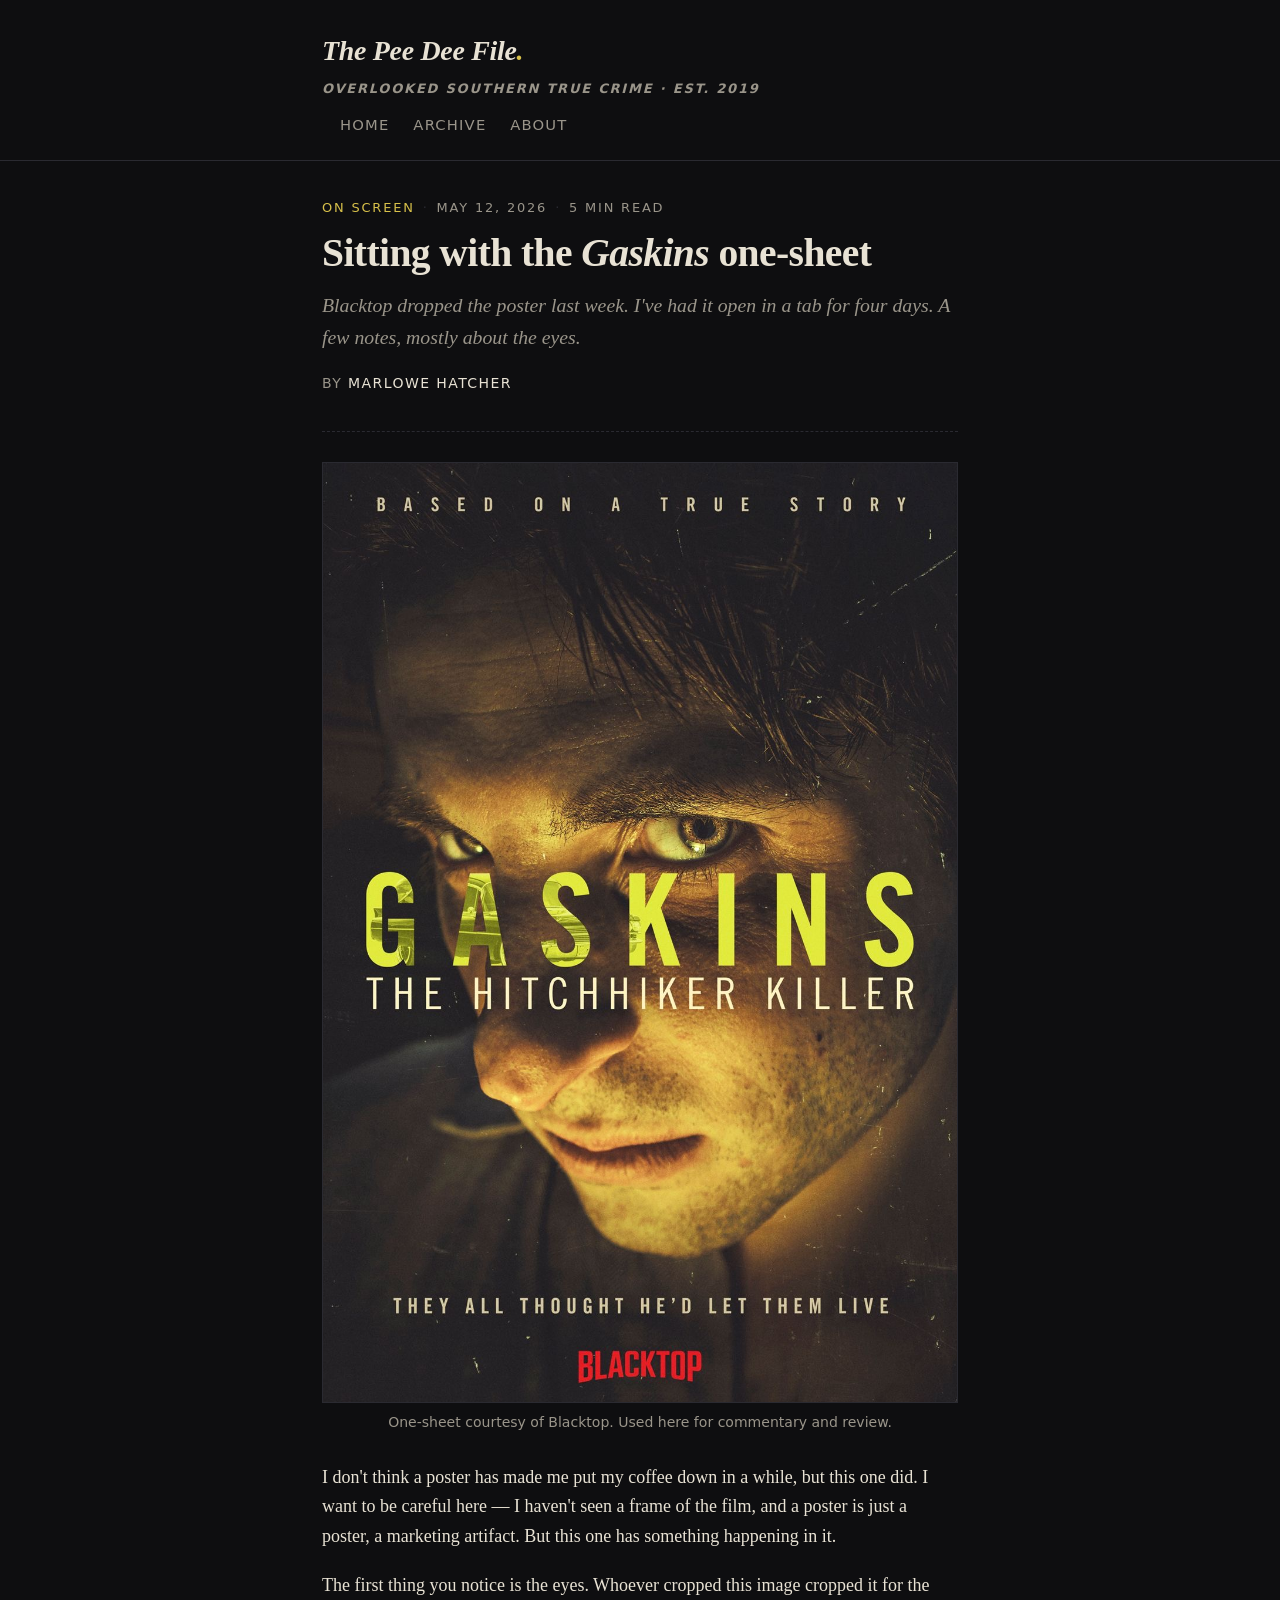
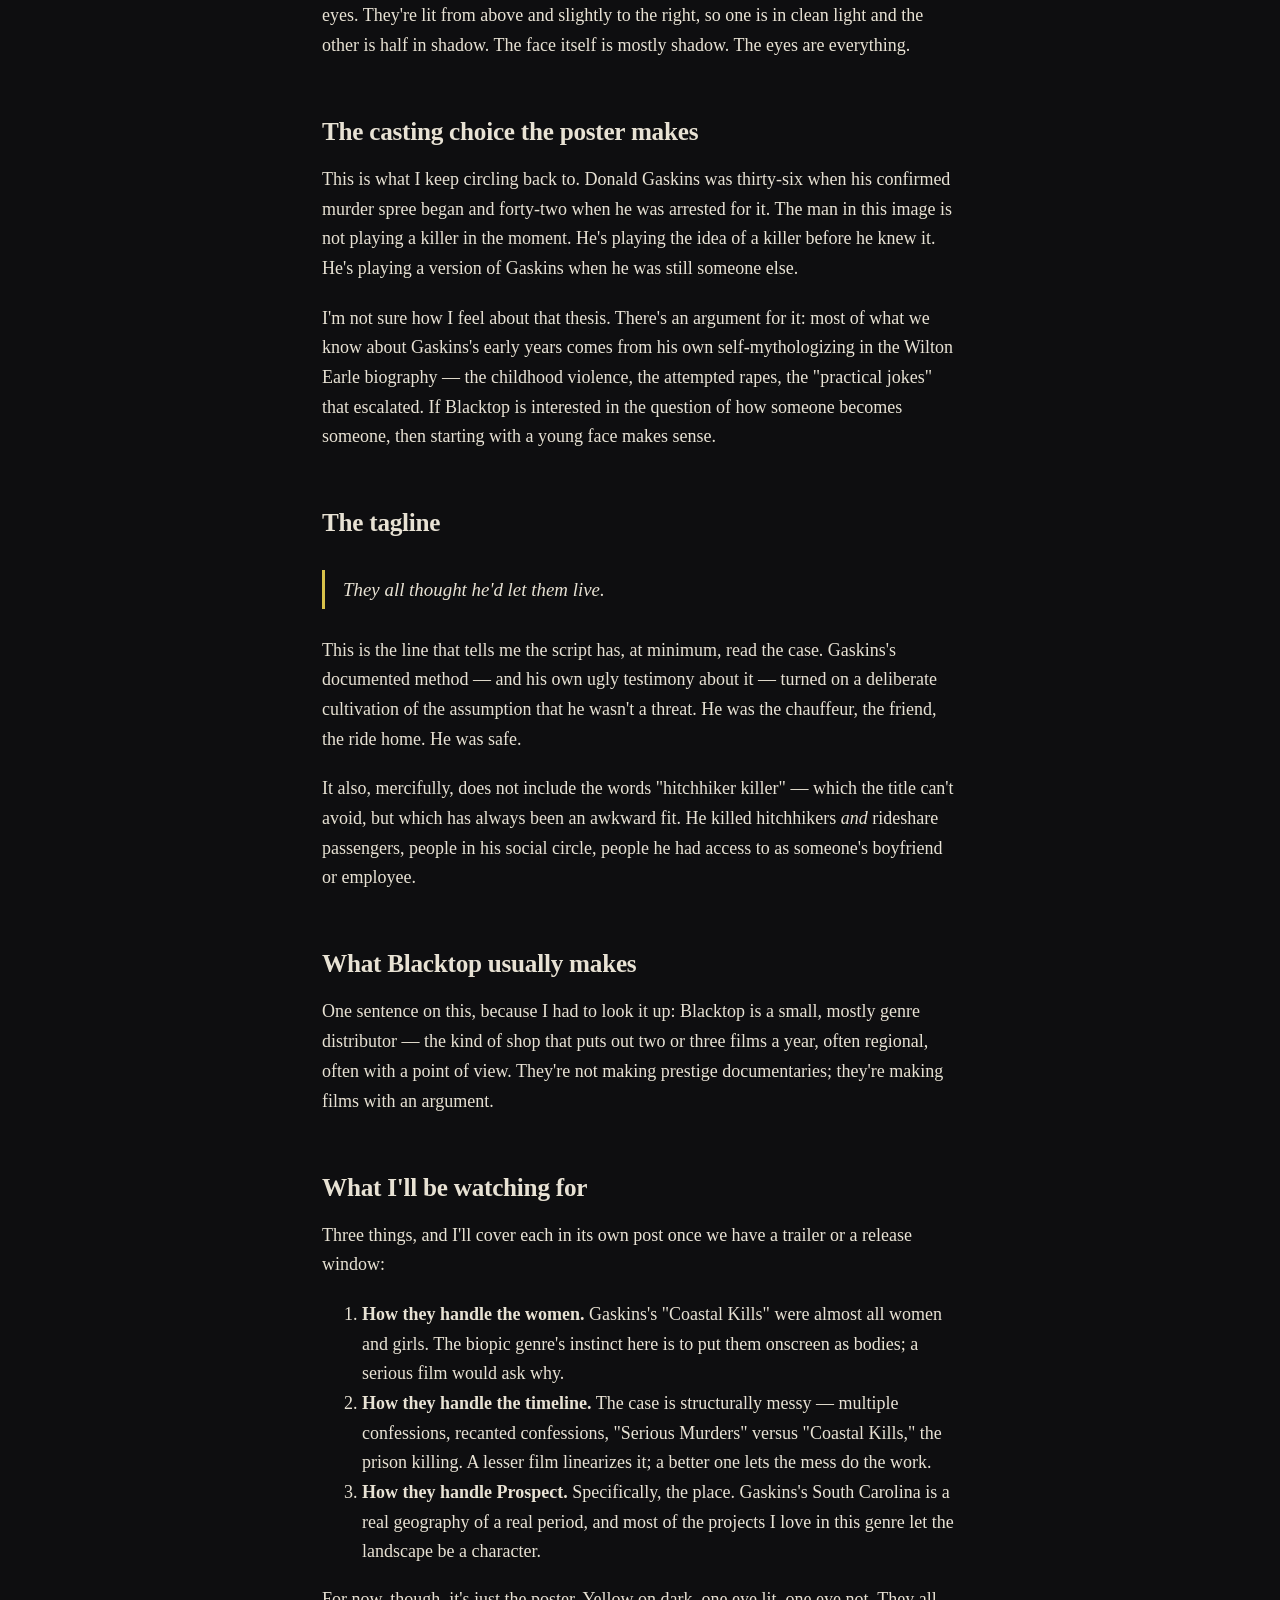
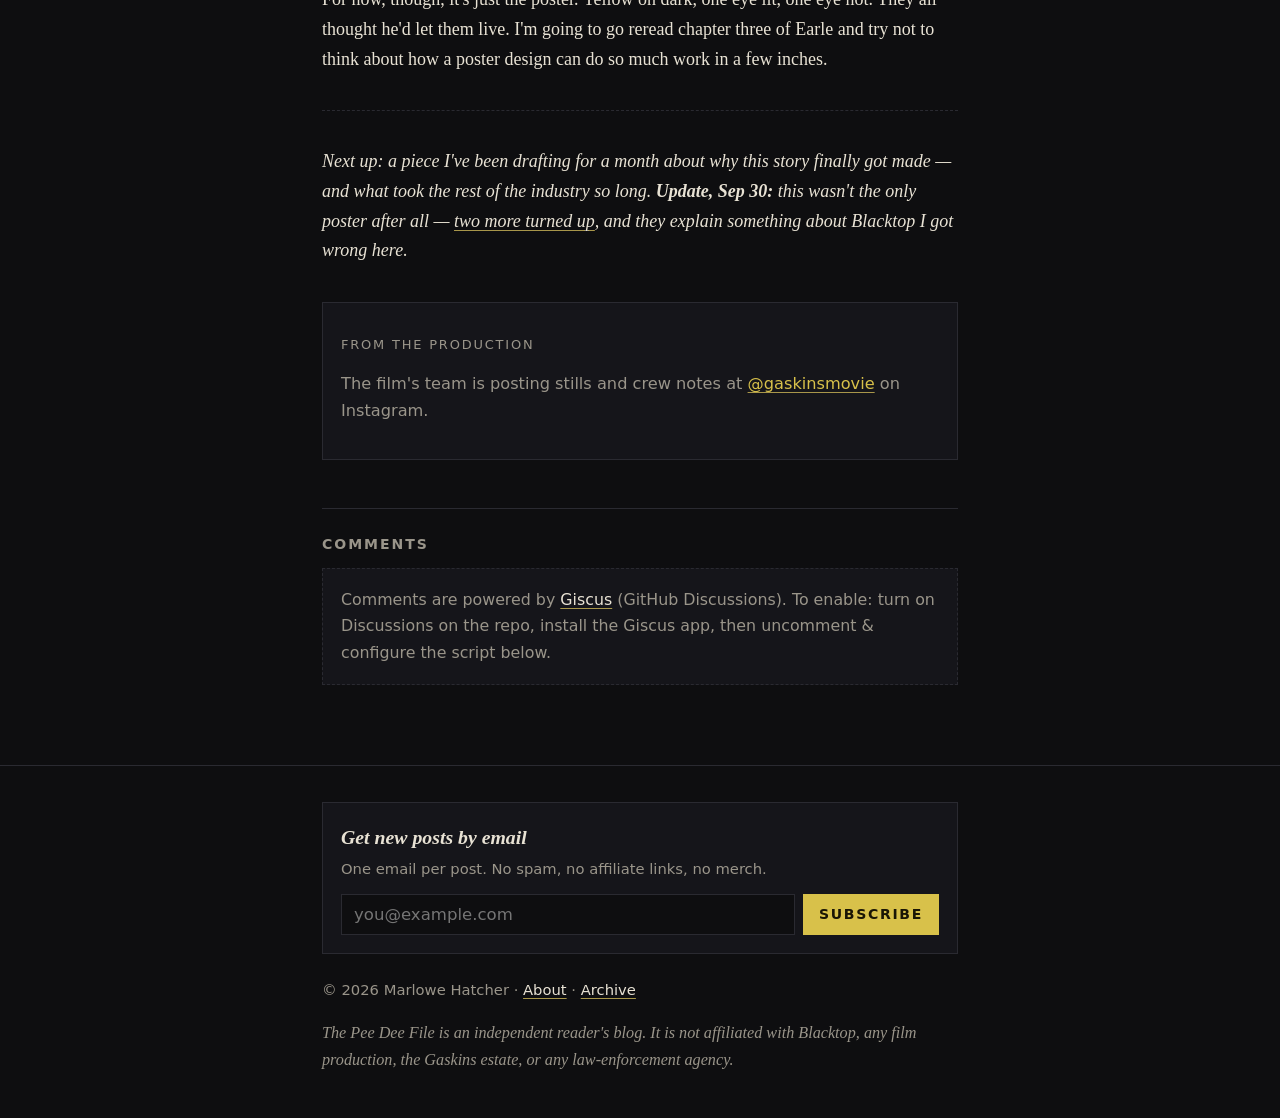
<file: posts/poster-reaction.html>
<!doctype html>
<html lang="en">
<head>
  <meta charset="utf-8">
  <meta name="viewport" content="width=device-width,initial-scale=1">
  <title>Sitting with the Gaskins one-sheet — The Pee Dee File</title>
  <meta name="description" content="Notes on Blacktop's poster for Gaskins: The Hitchhiker Killer.">
  <link rel="stylesheet" href="../assets/css/style.css">
  <meta property="og:title" content="Sitting with the Gaskins one-sheet">
  <meta property="og:description" content="Notes on Blacktop's poster for Gaskins: The Hitchhiker Killer.">
  <meta property="og:image" content="../assets/5e8c85be-13d2-4cdc-be91-5eb482a1c81d.jpeg">
  <meta property="og:type" content="article">
  <meta name="twitter:card" content="summary_large_image">
  <meta name="twitter:image" content="../assets/5e8c85be-13d2-4cdc-be91-5eb482a1c81d.jpeg">
  <script defer data-domain="therblizzardwizzard.github.io" src="https://plausible.io/js/script.js"></script>
</head>
<body>
  <header class="masthead">
    <div class="container masthead-inner">
      <a class="brand" href="../">The Pee Dee File<span class="dot">.</span>
        <span class="tagline">Overlooked Southern true crime · est. 2019</span>
      </a>
      <nav class="nav" aria-label="Primary">
        <a href="../">Home</a>
        <a href="../archive.html">Archive</a>
        <a href="../about.html">About</a>
      </nav>
    </div>
  </header>

  <main class="container">
    <header class="article-header">
      <p class="post-meta"><span class="cat">On screen</span><span class="sep">·</span><time datetime="2026-05-12">May 12, 2026</time><span class="sep">·</span>5 min read</p>
      <h1>Sitting with the <em>Gaskins</em> one-sheet</h1>
      <p class="dek">Blacktop dropped the poster last week. I've had it open in a tab for four days. A few notes, mostly about the eyes.</p>
      <p class="byline">By <span class="author">Marlowe Hatcher</span></p>
    </header>

    <figure class="hero">
      <img src="../assets/5e8c85be-13d2-4cdc-be91-5eb482a1c81d.jpeg" alt="Theatrical one-sheet for Gaskins: The Hitchhiker Killer — a young man's face emerges from shadow, the title set in heavy yellow type.">
    </figure>
    <p class="hero-caption">One-sheet courtesy of Blacktop. Used here for commentary and review.</p>

    <article>
      <p>I don't think a poster has made me put my coffee down in a while, but this one did. I want to be careful here — I haven't seen a frame of the film, and a poster is just a poster, a marketing artifact. But this one has something happening in it.</p>

      <p>The first thing you notice is the eyes. Whoever cropped this image cropped it for the eyes. They're lit from above and slightly to the right, so one is in clean light and the other is half in shadow. The face itself is mostly shadow. The eyes are everything.</p>

      <h2>The casting choice the poster makes</h2>
      <p>This is what I keep circling back to. Donald Gaskins was thirty-six when his confirmed murder spree began and forty-two when he was arrested for it. The man in this image is not playing a killer in the moment. He's playing the idea of a killer before he knew it. He's playing a version of Gaskins when he was still someone else.</p>

      <p>I'm not sure how I feel about that thesis. There's an argument for it: most of what we know about Gaskins's early years comes from his own self-mythologizing in the Wilton Earle biography — the childhood violence, the attempted rapes, the "practical jokes" that escalated. If Blacktop is interested in the question of how someone becomes someone, then starting with a young face makes sense.</p>

      <h2>The tagline</h2>
      <blockquote>They all thought he'd let them live.</blockquote>
      <p>This is the line that tells me the script has, at minimum, read the case. Gaskins's documented method — and his own ugly testimony about it — turned on a deliberate cultivation of the assumption that he wasn't a threat. He was the chauffeur, the friend, the ride home. He was safe.</p>

      <p>It also, mercifully, does not include the words "hitchhiker killer" — which the title can't avoid, but which has always been an awkward fit. He killed hitchhikers <em>and</em> rideshare passengers, people in his social circle, people he had access to as someone's boyfriend or employee.</p>

      <h2>What Blacktop usually makes</h2>
      <p>One sentence on this, because I had to look it up: Blacktop is a small, mostly genre distributor — the kind of shop that puts out two or three films a year, often regional, often with a point of view. They're not making prestige documentaries; they're making films with an argument.</p>

      <h2>What I'll be watching for</h2>
      <p>Three things, and I'll cover each in its own post once we have a trailer or a release window:</p>
      <ol>
        <li><strong>How they handle the women.</strong> Gaskins's "Coastal Kills" were almost all women and girls. The biopic genre's instinct here is to put them onscreen as bodies; a serious film would ask why.</li>
        <li><strong>How they handle the timeline.</strong> The case is structurally messy — multiple confessions, recanted confessions, "Serious Murders" versus "Coastal Kills," the prison killing. A lesser film linearizes it; a better one lets the mess do the work.</li>
        <li><strong>How they handle Prospect.</strong> Specifically, the place. Gaskins's South Carolina is a real geography of a real period, and most of the projects I love in this genre let the landscape be a character.</li>
      </ol>

      <p>For now, though, it's just the poster. Yellow on dark, one eye lit, one eye not. They all thought he'd let them live. I'm going to go reread chapter three of Earle and try not to think about how a poster design can do so much work in a few inches.</p>

      <hr>
      <p><em>Next up: a piece I've been drafting for a month about why this story finally got made — and what took the rest of the industry so long. <strong>Update, Sep 30:</strong> this wasn't the only poster after all — <a href="gaskins-other-posters.html">two more turned up</a>, and they explain something about Blacktop I got wrong here.</em></p>
    </article>

    <aside class="ig-card" aria-label="From the production">
      <p class="ig-head">From the production</p>
      <blockquote class="instagram-media" data-instgrm-permalink="https://www.instagram.com/gaskinsmovie/" data-instgrm-version="14" style="margin:0;">
        <p class="ig-fallback">The film's team is posting stills and crew notes at <a href="https://www.instagram.com/gaskinsmovie/" target="_blank" rel="noopener">@gaskinsmovie</a> on Instagram.</p>
      </blockquote>
      <script async src="//www.instagram.com/embed.js"></script>
    </aside>

    <section class="comments" id="comments">
      <h3>Comments</h3>
      <div class="comments-placeholder">
        Comments are powered by <a href="https://giscus.app" target="_blank" rel="noopener">Giscus</a> (GitHub Discussions). To enable: turn on Discussions on the repo, install the Giscus app, then uncomment & configure the script below.
      </div>
    </section>
  </main>

  <footer class="site-footer">
    <div class="container">
      <section class="newsletter" aria-label="Subscribe by email">
        <h4>Get new posts by email</h4>
        <p>One email per post. No spam, no affiliate links, no merch.</p>
        <form class="buttondown-form" action="https://buttondown.email/api/emails/embed-subscribe/YOUR-BUTTONDOWN-USERNAME" method="post" target="_blank">
          <input type="email" name="email" placeholder="you@example.com" aria-label="Email address" required>
          <button type="submit">Subscribe</button>
        </form>
      </section>
      <p>© 2026 Marlowe Hatcher · <a href="../about.html">About</a> · <a href="../archive.html">Archive</a></p>
      <p class="disclaimer">The Pee Dee File is an independent reader's blog. It is not affiliated with Blacktop, any film production, the Gaskins estate, or any law-enforcement agency.</p>
    </div>
  </footer>
  <script src="../assets/js/main.js" defer></script>
</body>
</html>
</file>
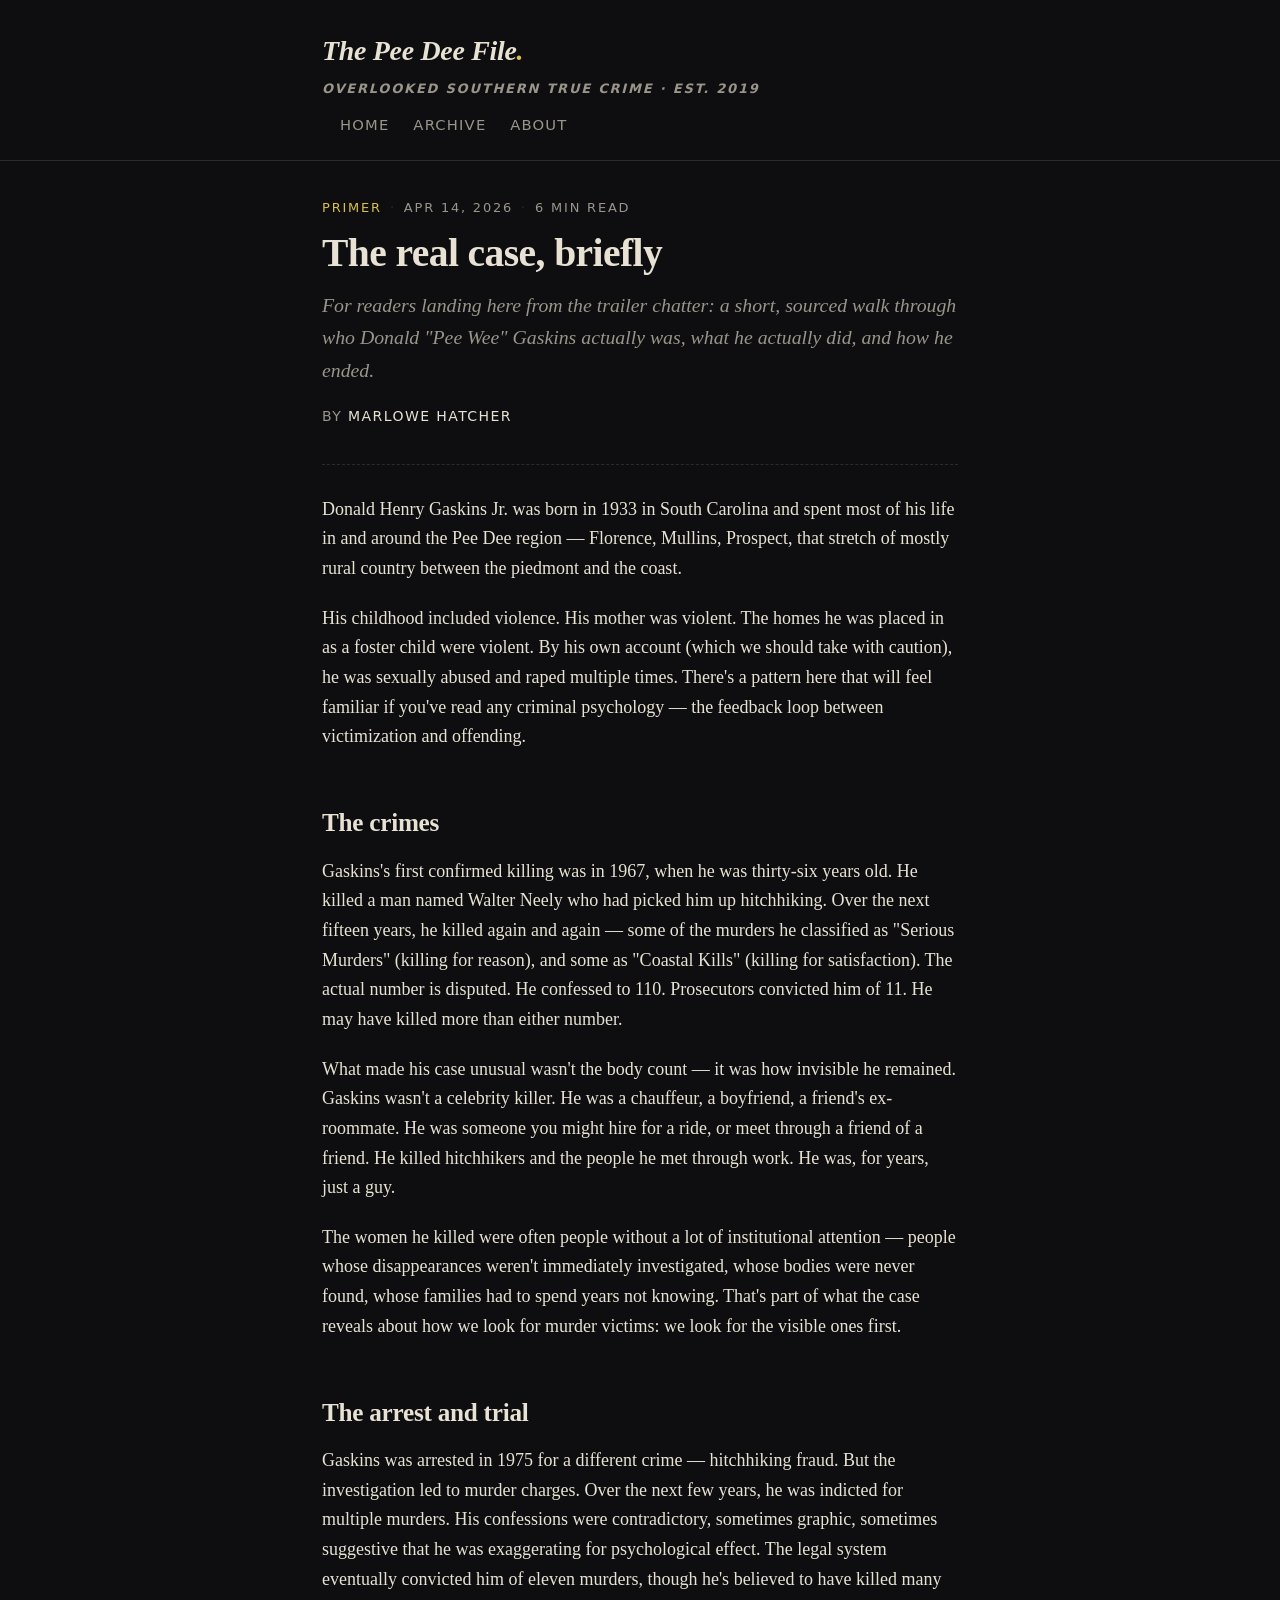
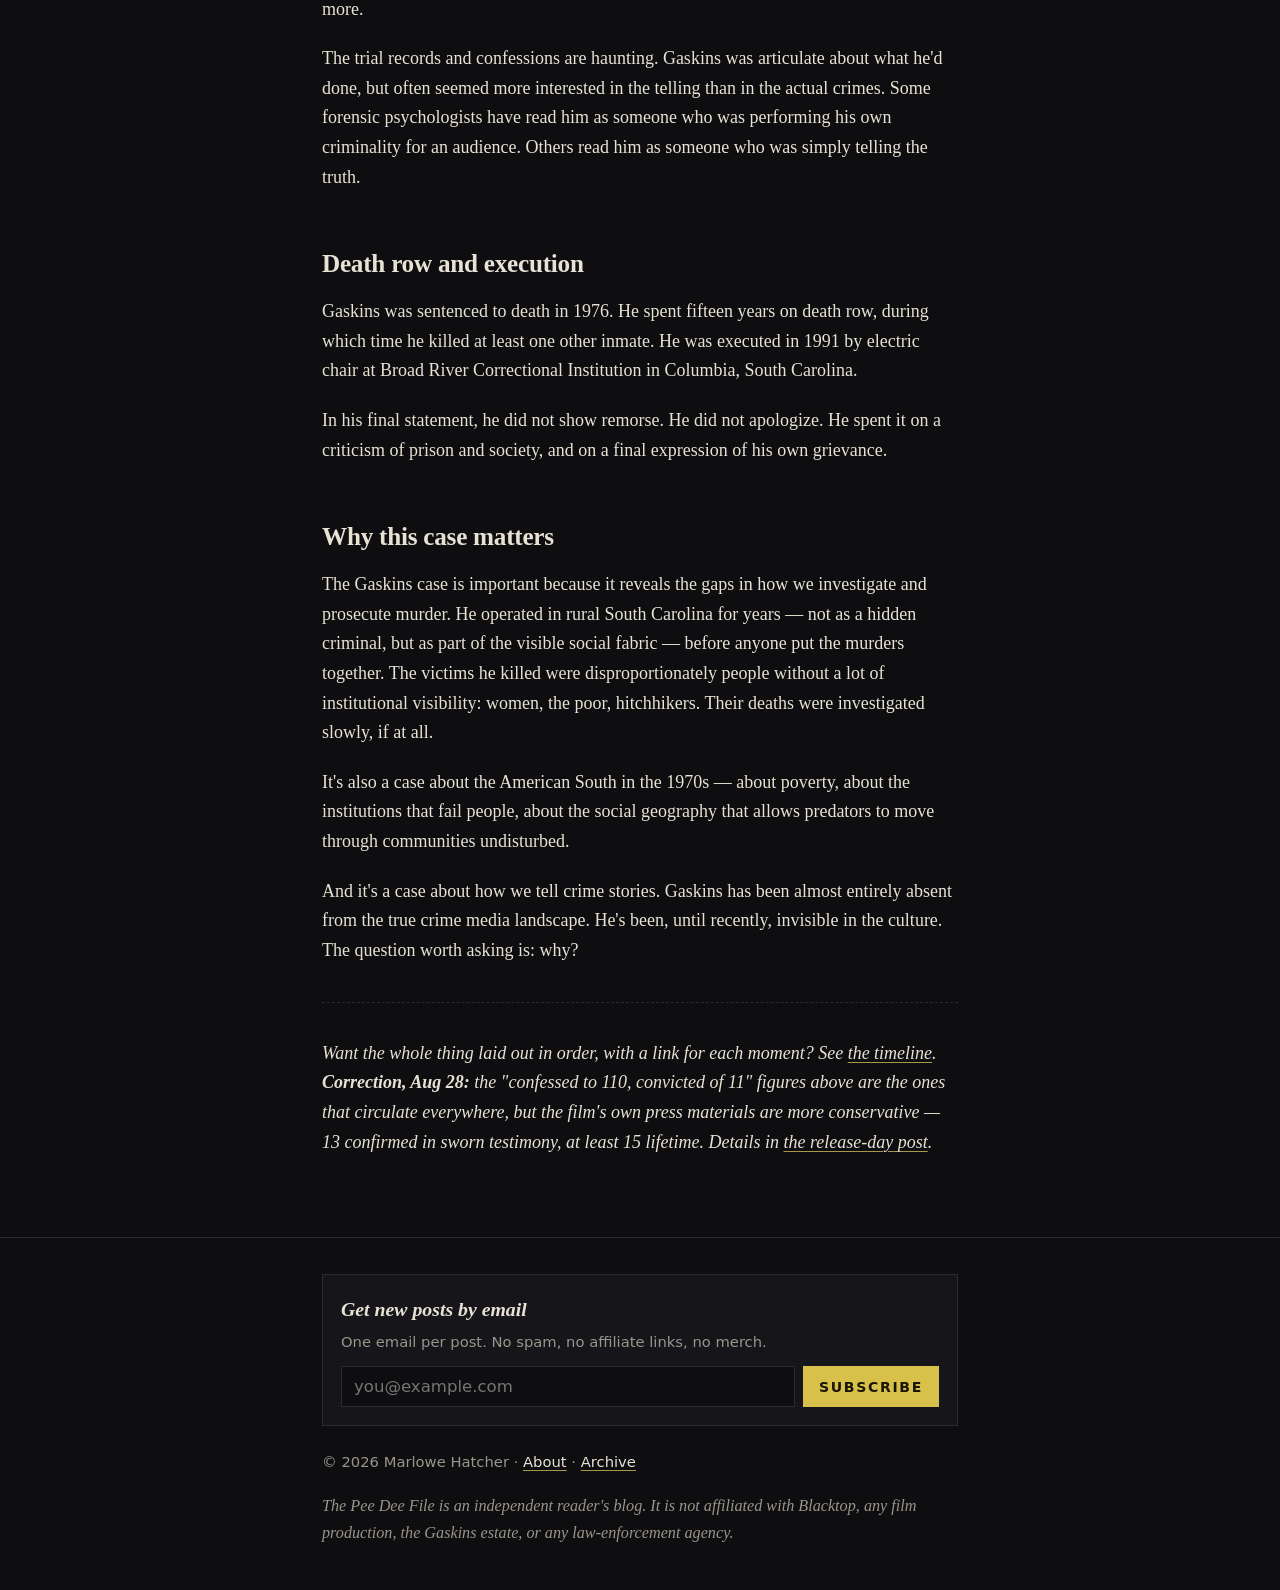
<file: posts/the-real-case-briefly.html>
<!doctype html>
<html lang="en">
<head>
  <meta charset="utf-8">
  <meta name="viewport" content="width=device-width,initial-scale=1">
  <title>The real case, briefly — The Pee Dee File</title>
  <meta name="description" content="A primer on the Gaskins case for new readers.">
  <link rel="stylesheet" href="../assets/css/style.css">
  <meta property="og:title" content="The real case, briefly">
  <meta property="og:description" content="A primer on the Gaskins case for new readers.">
  <meta property="og:type" content="article">
  <meta name="twitter:card" content="summary">
  <script defer data-domain="therblizzardwizzard.github.io" src="https://plausible.io/js/script.js"></script>
</head>
<body>
  <header class="masthead">
    <div class="container masthead-inner">
      <a class="brand" href="../">The Pee Dee File<span class="dot">.</span>
        <span class="tagline">Overlooked Southern true crime · est. 2019</span>
      </a>
      <nav class="nav" aria-label="Primary">
        <a href="../">Home</a>
        <a href="../archive.html">Archive</a>
        <a href="../about.html">About</a>
      </nav>
    </div>
  </header>

  <main class="container">
    <header class="article-header">
      <p class="post-meta"><span class="cat">Primer</span><span class="sep">·</span><time datetime="2026-04-14">Apr 14, 2026</time><span class="sep">·</span>6 min read</p>
      <h1>The real case, briefly</h1>
      <p class="dek">For readers landing here from the trailer chatter: a short, sourced walk through who Donald "Pee Wee" Gaskins actually was, what he actually did, and how he ended.</p>
      <p class="byline">By <span class="author">Marlowe Hatcher</span></p>
    </header>

    <article>
      <p>Donald Henry Gaskins Jr. was born in 1933 in South Carolina and spent most of his life in and around the Pee Dee region — Florence, Mullins, Prospect, that stretch of mostly rural country between the piedmont and the coast.</p>

      <p>His childhood included violence. His mother was violent. The homes he was placed in as a foster child were violent. By his own account (which we should take with caution), he was sexually abused and raped multiple times. There's a pattern here that will feel familiar if you've read any criminal psychology — the feedback loop between victimization and offending.</p>

      <h2>The crimes</h2>
      <p>Gaskins's first confirmed killing was in 1967, when he was thirty-six years old. He killed a man named Walter Neely who had picked him up hitchhiking. Over the next fifteen years, he killed again and again — some of the murders he classified as "Serious Murders" (killing for reason), and some as "Coastal Kills" (killing for satisfaction). The actual number is disputed. He confessed to 110. Prosecutors convicted him of 11. He may have killed more than either number.</p>

      <p>What made his case unusual wasn't the body count — it was how invisible he remained. Gaskins wasn't a celebrity killer. He was a chauffeur, a boyfriend, a friend's ex-roommate. He was someone you might hire for a ride, or meet through a friend of a friend. He killed hitchhikers and the people he met through work. He was, for years, just a guy.</p>

      <p>The women he killed were often people without a lot of institutional attention — people whose disappearances weren't immediately investigated, whose bodies were never found, whose families had to spend years not knowing. That's part of what the case reveals about how we look for murder victims: we look for the visible ones first.</p>

      <h2>The arrest and trial</h2>
      <p>Gaskins was arrested in 1975 for a different crime — hitchhiking fraud. But the investigation led to murder charges. Over the next few years, he was indicted for multiple murders. His confessions were contradictory, sometimes graphic, sometimes suggestive that he was exaggerating for psychological effect. The legal system eventually convicted him of eleven murders, though he's believed to have killed many more.</p>

      <p>The trial records and confessions are haunting. Gaskins was articulate about what he'd done, but often seemed more interested in the telling than in the actual crimes. Some forensic psychologists have read him as someone who was performing his own criminality for an audience. Others read him as someone who was simply telling the truth.</p>

      <h2>Death row and execution</h2>
      <p>Gaskins was sentenced to death in 1976. He spent fifteen years on death row, during which time he killed at least one other inmate. He was executed in 1991 by electric chair at Broad River Correctional Institution in Columbia, South Carolina.</p>

      <p>In his final statement, he did not show remorse. He did not apologize. He spent it on a criticism of prison and society, and on a final expression of his own grievance.</p>

      <h2>Why this case matters</h2>
      <p>The Gaskins case is important because it reveals the gaps in how we investigate and prosecute murder. He operated in rural South Carolina for years — not as a hidden criminal, but as part of the visible social fabric — before anyone put the murders together. The victims he killed were disproportionately people without a lot of institutional visibility: women, the poor, hitchhikers. Their deaths were investigated slowly, if at all.</p>

      <p>It's also a case about the American South in the 1970s — about poverty, about the institutions that fail people, about the social geography that allows predators to move through communities undisturbed.</p>

      <p>And it's a case about how we tell crime stories. Gaskins has been almost entirely absent from the true crime media landscape. He's been, until recently, invisible in the culture. The question worth asking is: why?</p>

      <hr>
      <p><em>Want the whole thing laid out in order, with a link for each moment? See <a href="gaskins-timeline.html">the timeline</a>. <strong>Correction, Aug 28:</strong> the "confessed to 110, convicted of 11" figures above are the ones that circulate everywhere, but the film's own press materials are more conservative — 13 confirmed in sworn testimony, at least 15 lifetime. Details in <a href="gaskins-out-now.html">the release-day post</a>.</em></p>
    </article>
  </main>

  <footer class="site-footer">
    <div class="container">
      <section class="newsletter" aria-label="Subscribe by email">
        <h4>Get new posts by email</h4>
        <p>One email per post. No spam, no affiliate links, no merch.</p>
        <form class="buttondown-form" action="https://buttondown.email/api/emails/embed-subscribe/YOUR-BUTTONDOWN-USERNAME" method="post" target="_blank">
          <input type="email" name="email" placeholder="you@example.com" aria-label="Email address" required>
          <button type="submit">Subscribe</button>
        </form>
      </section>
      <p>© 2026 Marlowe Hatcher · <a href="../about.html">About</a> · <a href="../archive.html">Archive</a></p>
      <p class="disclaimer">The Pee Dee File is an independent reader's blog. It is not affiliated with Blacktop, any film production, the Gaskins estate, or any law-enforcement agency.</p>
    </div>
  </footer>
  <script src="../assets/js/main.js" defer></script>
</body>
</html>
</file>
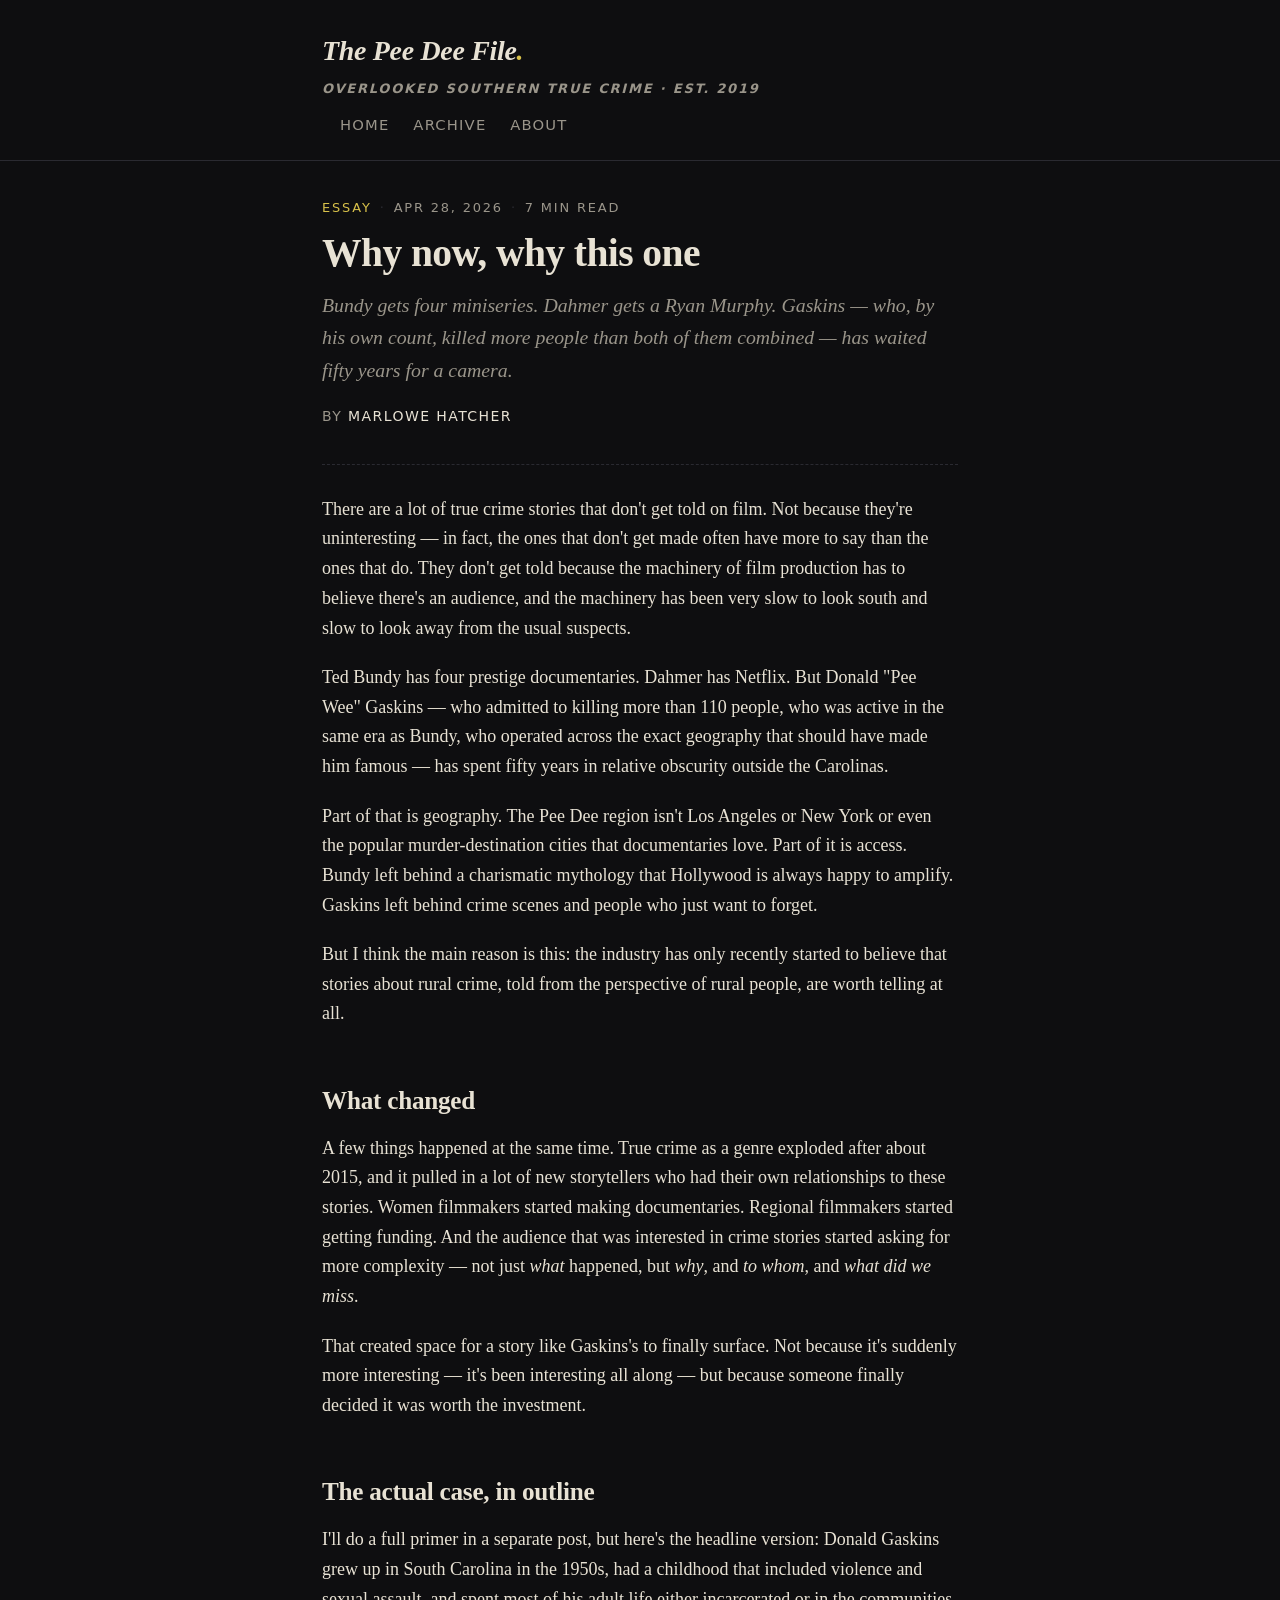
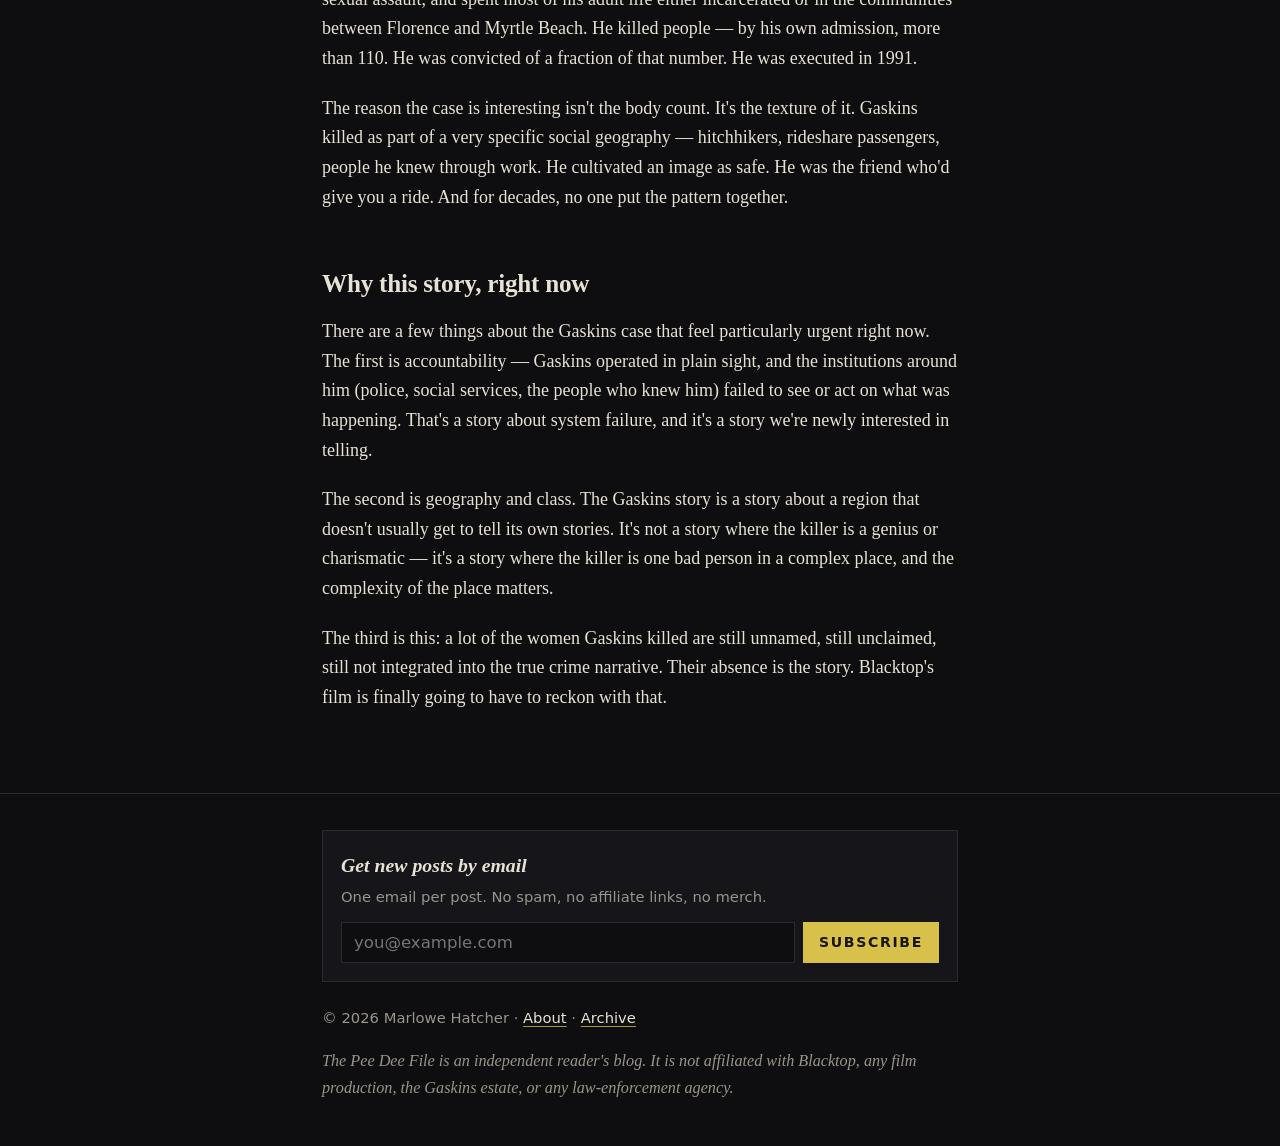
<file: posts/why-now-why-this-story.html>
<!doctype html>
<html lang="en">
<head>
  <meta charset="utf-8">
  <meta name="viewport" content="width=device-width,initial-scale=1">
  <title>Why now, why this one — The Pee Dee File</title>
  <meta name="description" content="Why the Gaskins story is finally becoming a film.">
  <link rel="stylesheet" href="../assets/css/style.css">
  <meta property="og:title" content="Why now, why this one">
  <meta property="og:description" content="Why the Gaskins story is finally becoming a film.">
  <meta property="og:type" content="article">
  <meta name="twitter:card" content="summary">
  <script defer data-domain="therblizzardwizzard.github.io" src="https://plausible.io/js/script.js"></script>
</head>
<body>
  <header class="masthead">
    <div class="container masthead-inner">
      <a class="brand" href="../">The Pee Dee File<span class="dot">.</span>
        <span class="tagline">Overlooked Southern true crime · est. 2019</span>
      </a>
      <nav class="nav" aria-label="Primary">
        <a href="../">Home</a>
        <a href="../archive.html">Archive</a>
        <a href="../about.html">About</a>
      </nav>
    </div>
  </header>

  <main class="container">
    <header class="article-header">
      <p class="post-meta"><span class="cat">Essay</span><span class="sep">·</span><time datetime="2026-04-28">Apr 28, 2026</time><span class="sep">·</span>7 min read</p>
      <h1>Why now, why this one</h1>
      <p class="dek">Bundy gets four miniseries. Dahmer gets a Ryan Murphy. Gaskins — who, by his own count, killed more people than both of them combined — has waited fifty years for a camera.</p>
      <p class="byline">By <span class="author">Marlowe Hatcher</span></p>
    </header>

    <article>
      <p>There are a lot of true crime stories that don't get told on film. Not because they're uninteresting — in fact, the ones that don't get made often have more to say than the ones that do. They don't get told because the machinery of film production has to believe there's an audience, and the machinery has been very slow to look south and slow to look away from the usual suspects.</p>

      <p>Ted Bundy has four prestige documentaries. Dahmer has Netflix. But Donald "Pee Wee" Gaskins — who admitted to killing more than 110 people, who was active in the same era as Bundy, who operated across the exact geography that should have made him famous — has spent fifty years in relative obscurity outside the Carolinas.</p>

      <p>Part of that is geography. The Pee Dee region isn't Los Angeles or New York or even the popular murder-destination cities that documentaries love. Part of it is access. Bundy left behind a charismatic mythology that Hollywood is always happy to amplify. Gaskins left behind crime scenes and people who just want to forget.</p>

      <p>But I think the main reason is this: the industry has only recently started to believe that stories about rural crime, told from the perspective of rural people, are worth telling at all.</p>

      <h2>What changed</h2>
      <p>A few things happened at the same time. True crime as a genre exploded after about 2015, and it pulled in a lot of new storytellers who had their own relationships to these stories. Women filmmakers started making documentaries. Regional filmmakers started getting funding. And the audience that was interested in crime stories started asking for more complexity — not just <em>what</em> happened, but <em>why</em>, and <em>to whom</em>, and <em>what did we miss</em>.</p>

      <p>That created space for a story like Gaskins's to finally surface. Not because it's suddenly more interesting — it's been interesting all along — but because someone finally decided it was worth the investment.</p>

      <h2>The actual case, in outline</h2>
      <p>I'll do a full primer in a separate post, but here's the headline version: Donald Gaskins grew up in South Carolina in the 1950s, had a childhood that included violence and sexual assault, and spent most of his adult life either incarcerated or in the communities between Florence and Myrtle Beach. He killed people — by his own admission, more than 110. He was convicted of a fraction of that number. He was executed in 1991.</p>

      <p>The reason the case is interesting isn't the body count. It's the texture of it. Gaskins killed as part of a very specific social geography — hitchhikers, rideshare passengers, people he knew through work. He cultivated an image as safe. He was the friend who'd give you a ride. And for decades, no one put the pattern together.</p>

      <h2>Why this story, right now</h2>
      <p>There are a few things about the Gaskins case that feel particularly urgent right now. The first is accountability — Gaskins operated in plain sight, and the institutions around him (police, social services, the people who knew him) failed to see or act on what was happening. That's a story about system failure, and it's a story we're newly interested in telling.</p>

      <p>The second is geography and class. The Gaskins story is a story about a region that doesn't usually get to tell its own stories. It's not a story where the killer is a genius or charismatic — it's a story where the killer is one bad person in a complex place, and the complexity of the place matters.</p>

      <p>The third is this: a lot of the women Gaskins killed are still unnamed, still unclaimed, still not integrated into the true crime narrative. Their absence is the story. Blacktop's film is finally going to have to reckon with that.</p>
    </article>
  </main>

  <footer class="site-footer">
    <div class="container">
      <section class="newsletter" aria-label="Subscribe by email">
        <h4>Get new posts by email</h4>
        <p>One email per post. No spam, no affiliate links, no merch.</p>
        <form class="buttondown-form" action="https://buttondown.email/api/emails/embed-subscribe/YOUR-BUTTONDOWN-USERNAME" method="post" target="_blank">
          <input type="email" name="email" placeholder="you@example.com" aria-label="Email address" required>
          <button type="submit">Subscribe</button>
        </form>
      </section>
      <p>© 2026 Marlowe Hatcher · <a href="../about.html">About</a> · <a href="../archive.html">Archive</a></p>
      <p class="disclaimer">The Pee Dee File is an independent reader's blog. It is not affiliated with Blacktop, any film production, the Gaskins estate, or any law-enforcement agency.</p>
    </div>
  </footer>
  <script src="../assets/js/main.js" defer></script>
</body>
</html>
</file>
<file: assets/css/style.css>
:root {
  --bg: #0e0e10;
  --surface: #15151a;
  --surface-2: #1c1c22;
  --text: #e8e2d4;
  --muted: #9a958a;
  --rule: #2a2a31;
  --accent: #d8c14a;
  --accent-dim: #a8964a;
  --danger: #c54a3b;
  --serif: "Source Serif 4", "Source Serif Pro", Georgia, "Times New Roman", serif;
  --sans: "Inter", system-ui, -apple-system, "Segoe UI", Roboto, sans-serif;
  --measure: 680px;
}

* { box-sizing: border-box; }

html, body {
  margin: 0;
  padding: 0;
  background: var(--bg);
  color: var(--text);
  font-family: var(--serif);
  font-size: 18px;
  line-height: 1.65;
  -webkit-font-smoothing: antialiased;
  text-rendering: optimizeLegibility;
}

img { max-width: 100%; height: auto; display: block; }

a {
  color: var(--text);
  text-decoration: underline;
  text-decoration-color: var(--accent-dim);
  text-underline-offset: 3px;
  text-decoration-thickness: 1px;
  transition: color .15s ease, text-decoration-color .15s ease;
}
a:hover { color: var(--accent); text-decoration-color: var(--accent); }

.container {
  max-width: var(--measure);
  margin: 0 auto;
  padding: 0 22px;
}

.wide {
  max-width: 940px;
  margin: 0 auto;
  padding: 0 22px;
}

/* ── Masthead ─────────────────────────────────────────────── */
.masthead {
  border-bottom: 1px solid var(--rule);
  padding: 28px 0 22px;
  margin-bottom: 36px;
}
.masthead-inner {
  display: flex;
  align-items: baseline;
  justify-content: space-between;
  flex-wrap: wrap;
  gap: 14px;
}
.brand {
  font-family: var(--serif);
  font-weight: 700;
  font-style: italic;
  font-size: 1.55rem;
  letter-spacing: -.01em;
  color: var(--text);
  text-decoration: none;
}
.brand .dot { color: var(--accent); }
.tagline {
  display: block;
  font-family: var(--sans);
  font-size: .72rem;
  letter-spacing: .14em;
  text-transform: uppercase;
  color: var(--muted);
  margin-top: 4px;
}
.nav {
  font-family: var(--sans);
  font-size: .82rem;
  letter-spacing: .08em;
  text-transform: uppercase;
}
.nav a {
  margin-left: 18px;
  text-decoration: none;
  color: var(--muted);
}
.nav a:hover, .nav a[aria-current="page"] { color: var(--accent); }

/* ── Post list ────────────────────────────────────────────── */
.lede {
  font-family: var(--serif);
  font-style: italic;
  color: var(--muted);
  font-size: 1.05rem;
  margin: 0 0 36px;
  padding-bottom: 22px;
  border-bottom: 1px dashed var(--rule);
}

.post-card {
  display: grid;
  grid-template-columns: 1fr;
  gap: 6px;
  padding: 22px 0 26px;
  border-bottom: 1px solid var(--rule);
}
.post-card:last-of-type { border-bottom: none; }

.post-card.has-thumb {
  grid-template-columns: 120px 1fr;
  gap: 22px;
}
.post-card .thumb {
  width: 120px;
  aspect-ratio: 2/3;
  background: var(--surface);
  border: 1px solid var(--rule);
  overflow: hidden;
}
.post-card .thumb img { width: 100%; height: 100%; object-fit: cover; }

.post-meta {
  font-family: var(--sans);
  font-size: .72rem;
  letter-spacing: .14em;
  text-transform: uppercase;
  color: var(--muted);
}
.post-meta .cat { color: var(--accent); }
.post-meta .sep { color: var(--rule); margin: 0 8px; }

.post-card h2 {
  font-family: var(--serif);
  font-size: 1.55rem;
  line-height: 1.2;
  margin: 6px 0 8px;
  letter-spacing: -.01em;
}
.post-card h2 a { text-decoration: none; }
.post-card .dek {
  color: var(--muted);
  margin: 0;
  font-size: 1rem;
}

.post-card.is-note {
  border-bottom-style: dashed;
  padding: 16px 0 18px;
}
.post-card.is-note .post-meta .cat { color: var(--danger); }
.post-card.is-note h2 { font-size: 1.22rem; }

/* ── Field note (short-form post) ────────────────────────────*/
.note-body {
  font-family: var(--serif);
  font-size: 1.05rem;
}
.note-body p { margin: 0 0 1.1em; }
.note-tag {
  display: inline-block;
  font-family: var(--sans);
  font-size: .68rem;
  letter-spacing: .12em;
  text-transform: uppercase;
  color: var(--danger);
  border: 1px solid var(--danger);
  padding: 3px 9px;
  margin-bottom: 18px;
}

/* ── Article ──────────────────────────────────────────────── */
.article-header {
  margin-bottom: 30px;
  padding-bottom: 22px;
  border-bottom: 1px dashed var(--rule);
}
.article-header h1 {
  font-family: var(--serif);
  font-size: 2.2rem;
  line-height: 1.15;
  letter-spacing: -.015em;
  margin: 10px 0 12px;
}
.article-header .dek {
  font-style: italic;
  color: var(--muted);
  font-size: 1.1rem;
  margin: 0;
}
.byline {
  font-family: var(--sans);
  font-size: .78rem;
  letter-spacing: .1em;
  text-transform: uppercase;
  color: var(--muted);
  margin-top: 18px;
}
.byline .author { color: var(--text); }

.hero {
  margin: 28px 0 6px;
  border: 1px solid var(--rule);
  background: var(--surface);
}
.hero img { width: 100%; }
.hero-caption {
  font-family: var(--sans);
  font-size: .78rem;
  color: var(--muted);
  text-align: center;
  margin: 8px 0 28px;
}

article p { margin: 0 0 1.1em; }
article h2 {
  font-family: var(--serif);
  font-size: 1.4rem;
  margin: 2em 0 .5em;
  letter-spacing: -.01em;
}
article blockquote {
  margin: 1.4em 0;
  padding: .2em 0 .2em 18px;
  border-left: 3px solid var(--accent);
  color: var(--text);
  font-style: italic;
  font-size: 1.05rem;
}
article hr {
  border: 0;
  border-top: 1px dashed var(--rule);
  margin: 2em 0;
}
.content-warning {
  font-family: var(--sans);
  font-size: .82rem;
  background: var(--surface);
  border-left: 3px solid var(--danger);
  padding: 12px 14px;
  color: var(--muted);
  margin: 0 0 28px;
}
.content-warning strong { color: var(--text); letter-spacing: .04em; }

/* ── IG embed card ────────────────────────────────────────── */
.ig-card {
  margin: 36px 0 0;
  padding: 18px;
  background: var(--surface);
  border: 1px solid var(--rule);
}
.ig-card .ig-head {
  font-family: var(--sans);
  font-size: .72rem;
  letter-spacing: .14em;
  text-transform: uppercase;
  color: var(--muted);
  margin-bottom: 12px;
}
.ig-card .ig-fallback {
  font-family: var(--sans);
  font-size: .9rem;
  color: var(--muted);
}
.ig-card .ig-fallback a { color: var(--accent); }

/* ── Comments ─────────────────────────────────────────────── */
.comments {
  margin-top: 48px;
  padding-top: 24px;
  border-top: 1px solid var(--rule);
}
.comments h3 {
  font-family: var(--sans);
  font-size: .78rem;
  letter-spacing: .14em;
  text-transform: uppercase;
  color: var(--muted);
  margin: 0 0 12px;
}
.comments-placeholder {
  font-family: var(--sans);
  font-size: .88rem;
  color: var(--muted);
  padding: 18px;
  background: var(--surface);
  border: 1px dashed var(--rule);
}
.comments-placeholder code {
  background: var(--surface-2);
  padding: 1px 6px;
  font-size: .82rem;
}

/* ── Footer + newsletter ─────────────────────────────────── */
.site-footer {
  margin-top: 80px;
  padding: 36px 0 28px;
  border-top: 1px solid var(--rule);
  font-family: var(--sans);
  font-size: .82rem;
  color: var(--muted);
}
.newsletter {
  margin: 0 0 24px;
  padding: 18px;
  background: var(--surface);
  border: 1px solid var(--rule);
}
.newsletter h4 {
  font-family: var(--serif);
  font-style: italic;
  font-weight: 600;
  font-size: 1.1rem;
  color: var(--text);
  margin: 0 0 4px;
}
.newsletter p { margin: 0 0 12px; color: var(--muted); }
.newsletter form {
  display: flex;
  gap: 8px;
  flex-wrap: wrap;
}
.newsletter input[type="email"] {
  flex: 1 1 220px;
  background: var(--bg);
  border: 1px solid var(--rule);
  color: var(--text);
  font-family: var(--sans);
  font-size: .92rem;
  padding: 10px 12px;
  outline: none;
}
.newsletter input[type="email"]:focus { border-color: var(--accent); }
.newsletter button {
  background: var(--accent);
  color: #1a1605;
  border: 0;
  font-family: var(--sans);
  font-size: .78rem;
  letter-spacing: .12em;
  text-transform: uppercase;
  font-weight: 600;
  padding: 10px 16px;
  cursor: pointer;
}
.newsletter button:hover { background: #ead46a; }
.newsletter .thanks { color: var(--accent); font-family: var(--sans); font-size: .9rem; }

.disclaimer {
  font-style: italic;
  color: var(--muted);
  margin-top: 18px;
  font-family: var(--serif);
  font-size: .9rem;
}

/* ── Pocket file / shareables ─────────────────────────────── */
.quote-card {
  background: var(--surface);
  border: 1px solid var(--rule);
  border-left: 3px solid var(--accent);
  padding: 22px 24px;
  margin: 18px 0;
}
.quote-card p {
  font-family: var(--serif);
  font-style: italic;
  font-size: 1.18rem;
  line-height: 1.45;
  margin: 0 0 12px;
  color: var(--text);
}
.quote-card .attr {
  font-family: var(--sans);
  font-size: .72rem;
  letter-spacing: .14em;
  text-transform: uppercase;
  color: var(--muted);
  margin: 0;
}
.quote-card .attr a { color: var(--muted); text-decoration-color: var(--rule); }
.quote-card .attr a:hover { color: var(--accent); text-decoration-color: var(--accent); }

.stat-grid {
  display: grid;
  grid-template-columns: repeat(2, 1fr);
  gap: 1px;
  background: var(--rule);
  border: 1px solid var(--rule);
  margin: 24px 0;
}
.stat-grid .stat {
  background: var(--surface);
  padding: 18px 18px 16px;
}
.stat-grid .num {
  font-family: var(--serif);
  font-size: 2rem;
  line-height: 1.1;
  color: var(--accent);
  letter-spacing: -.01em;
  display: block;
}
.stat-grid .label {
  font-family: var(--sans);
  font-size: .72rem;
  letter-spacing: .14em;
  text-transform: uppercase;
  color: var(--muted);
  margin-top: 4px;
  display: block;
}

.kit-grid {
  display: grid;
  grid-template-columns: repeat(2, 1fr);
  gap: 14px;
  margin: 18px 0 8px;
}
.kit-card {
  background: var(--surface);
  border: 1px solid var(--rule);
  padding: 14px;
  display: flex;
  flex-direction: column;
  gap: 10px;
}
.kit-card .preview {
  background: var(--bg);
  border: 1px solid var(--rule);
  aspect-ratio: 16/9;
  overflow: hidden;
  display: flex;
  align-items: center;
  justify-content: center;
}
.kit-card .preview img { max-width: 100%; max-height: 100%; object-fit: contain; }
.kit-card .kit-label {
  font-family: var(--sans);
  font-size: .82rem;
  color: var(--text);
  margin: 0;
}
.kit-card .kit-dims {
  font-family: var(--sans);
  font-size: .7rem;
  letter-spacing: .12em;
  text-transform: uppercase;
  color: var(--muted);
  margin: 0;
}
.kit-card .dl {
  font-family: var(--sans);
  font-size: .72rem;
  letter-spacing: .12em;
  text-transform: uppercase;
  color: var(--accent);
  text-decoration: none;
  border: 1px solid var(--accent-dim);
  padding: 8px 10px;
  text-align: center;
  margin-top: auto;
}
.kit-card .dl:hover { background: var(--accent); color: #1a1605; }

.tag-row {
  font-family: var(--sans);
  font-size: .85rem;
  color: var(--muted);
  line-height: 2;
  margin: 8px 0 1.4em;
}
.tag-row code {
  background: var(--surface-2);
  border: 1px solid var(--rule);
  color: var(--text);
  padding: 2px 8px;
  margin-right: 6px;
  font-size: .82rem;
  font-family: var(--sans);
}

/* ── Release banner ───────────────────────────────────────── */
.now-live {
  font-family: var(--sans);
  font-size: .88rem;
  background: var(--surface);
  border: 1px solid var(--rule);
  border-left: 3px solid var(--accent);
  padding: 14px 16px;
  margin: 0 0 28px;
  display: flex;
  align-items: center;
  justify-content: space-between;
  flex-wrap: wrap;
  gap: 10px;
  color: var(--muted);
}
.now-live strong {
  color: var(--accent);
  letter-spacing: .1em;
  text-transform: uppercase;
  font-size: .72rem;
  margin-right: 8px;
}
.now-live a.cta {
  color: var(--accent);
  text-decoration: none;
  border: 1px solid var(--accent-dim);
  padding: 6px 12px;
  font-size: .74rem;
  letter-spacing: .1em;
  text-transform: uppercase;
  white-space: nowrap;
}
.now-live a.cta:hover { background: var(--accent); color: #1a1605; }

/* ── Video embed ──────────────────────────────────────────── */
.video-embed {
  position: relative;
  width: 100%;
  padding-top: 56.25%;
  margin: 26px 0 8px;
  background: var(--surface);
  border: 1px solid var(--rule);
}
.video-embed iframe {
  position: absolute;
  inset: 0;
  width: 100%;
  height: 100%;
  border: 0;
}

/* ── Credits table ────────────────────────────────────────── */
.credits-table {
  width: 100%;
  border-collapse: collapse;
  margin: 18px 0 28px;
  font-family: var(--sans);
  font-size: .88rem;
}
.credits-table td {
  padding: 10px 0;
  border-bottom: 1px solid var(--rule);
  vertical-align: top;
}
.credits-table td:first-child {
  color: var(--muted);
  font-size: .7rem;
  letter-spacing: .12em;
  text-transform: uppercase;
  width: 150px;
  padding-right: 16px;
  white-space: nowrap;
}
.credits-table td:last-child { color: var(--text); }

.link-row {
  font-family: var(--sans);
  font-size: .92rem;
  margin: 0 0 1.4em;
}
.link-row a { margin-right: 4px; }

/* ── Poster comparison ────────────────────────────────────── */
.poster-compare {
  display: grid;
  grid-template-columns: repeat(2, minmax(0, 1fr));
  gap: 20px;
  margin: 26px 0 8px;
  justify-items: center;
}
.poster-compare figure {
  margin: 0;
  width: 100%;
  max-width: 260px;
}
.poster-compare img {
  width: 100%;
  border: 1px solid var(--rule);
  background: var(--surface);
}
.poster-compare figcaption {
  font-family: var(--sans);
  font-size: .76rem;
  color: var(--muted);
  text-align: center;
  margin-top: 8px;
}

/* ── Interactive timeline ─────────────────────────────────── */
.timeline {
  position: relative;
  margin: 26px 0 32px;
  padding-left: 26px;
}
.timeline::before {
  content: "";
  position: absolute;
  left: 5px;
  top: 6px;
  bottom: 6px;
  width: 2px;
  background: var(--rule);
}
.t-entry {
  border: none;
  background: none;
  margin: 0;
}
.t-entry summary {
  cursor: pointer;
  list-style: none;
  position: relative;
  padding: 14px 0 14px 22px;
  display: flex;
  flex-wrap: wrap;
  align-items: baseline;
  gap: 10px;
}
.t-entry summary::-webkit-details-marker { display: none; }
.t-entry summary::before {
  content: "";
  position: absolute;
  left: -26px;
  top: 20px;
  width: 10px;
  height: 10px;
  border-radius: 50%;
  background: var(--bg);
  border: 2px solid var(--accent-dim);
  transition: background .15s ease, border-color .15s ease;
}
.t-entry[open] summary::before {
  background: var(--accent);
  border-color: var(--accent);
}
.t-year {
  font-family: var(--sans);
  font-weight: 700;
  font-size: .82rem;
  letter-spacing: .06em;
  color: var(--accent);
  white-space: nowrap;
}
.t-title {
  font-family: var(--serif);
  font-size: 1.12rem;
  color: var(--text);
}
.t-cat {
  font-family: var(--sans);
  font-size: .64rem;
  letter-spacing: .12em;
  text-transform: uppercase;
  padding: 2px 8px;
  border: 1px solid var(--rule);
  color: var(--muted);
}
.t-cat.cat-murder, .t-cat.cat-deathrow { color: var(--danger); border-color: var(--danger); }
.t-cat.cat-legal, .t-cat.cat-film { color: var(--accent); border-color: var(--accent-dim); }
.t-body {
  padding: 0 0 22px 22px;
  color: var(--muted);
}
.t-body p { margin: 0 0 1em; }
.t-copy {
  font-family: var(--sans);
  font-size: .7rem;
  letter-spacing: .1em;
  text-transform: uppercase;
  color: var(--accent);
  background: none;
  border: 1px solid var(--accent-dim);
  padding: 7px 10px;
  cursor: pointer;
}
.t-copy:hover { background: var(--accent); color: #1a1605; }

/* ── Utility / responsive ─────────────────────────────────── */
@media (max-width: 540px) {
  body { font-size: 17px; }
  .masthead-inner { flex-direction: column; align-items: flex-start; }
  .nav a { margin: 0 16px 0 0; }
  .post-card.has-thumb { grid-template-columns: 1fr; }
  .post-card.has-thumb .thumb { width: 100%; max-width: 220px; aspect-ratio: 2/3; }
  .article-header h1 { font-size: 1.7rem; }
  .stat-grid { grid-template-columns: 1fr; }
  .kit-grid { grid-template-columns: 1fr; }
  .t-entry summary { flex-direction: column; gap: 4px; padding-left: 20px; }
  .t-entry summary::before { left: -24px; }
  .now-live { flex-direction: column; align-items: flex-start; }
  .poster-compare { grid-template-columns: 1fr; }
  .credits-table td:first-child { width: auto; display: block; padding-bottom: 2px; }
  .credits-table td:last-child { display: block; padding-top: 0; }
  .credits-table tr { display: block; padding: 10px 0; }
  .credits-table td { border-bottom: none; padding: 0; }
  .credits-table tr { border-bottom: 1px solid var(--rule); }
}

::selection { background: var(--accent); color: #1a1605; }
</file>
